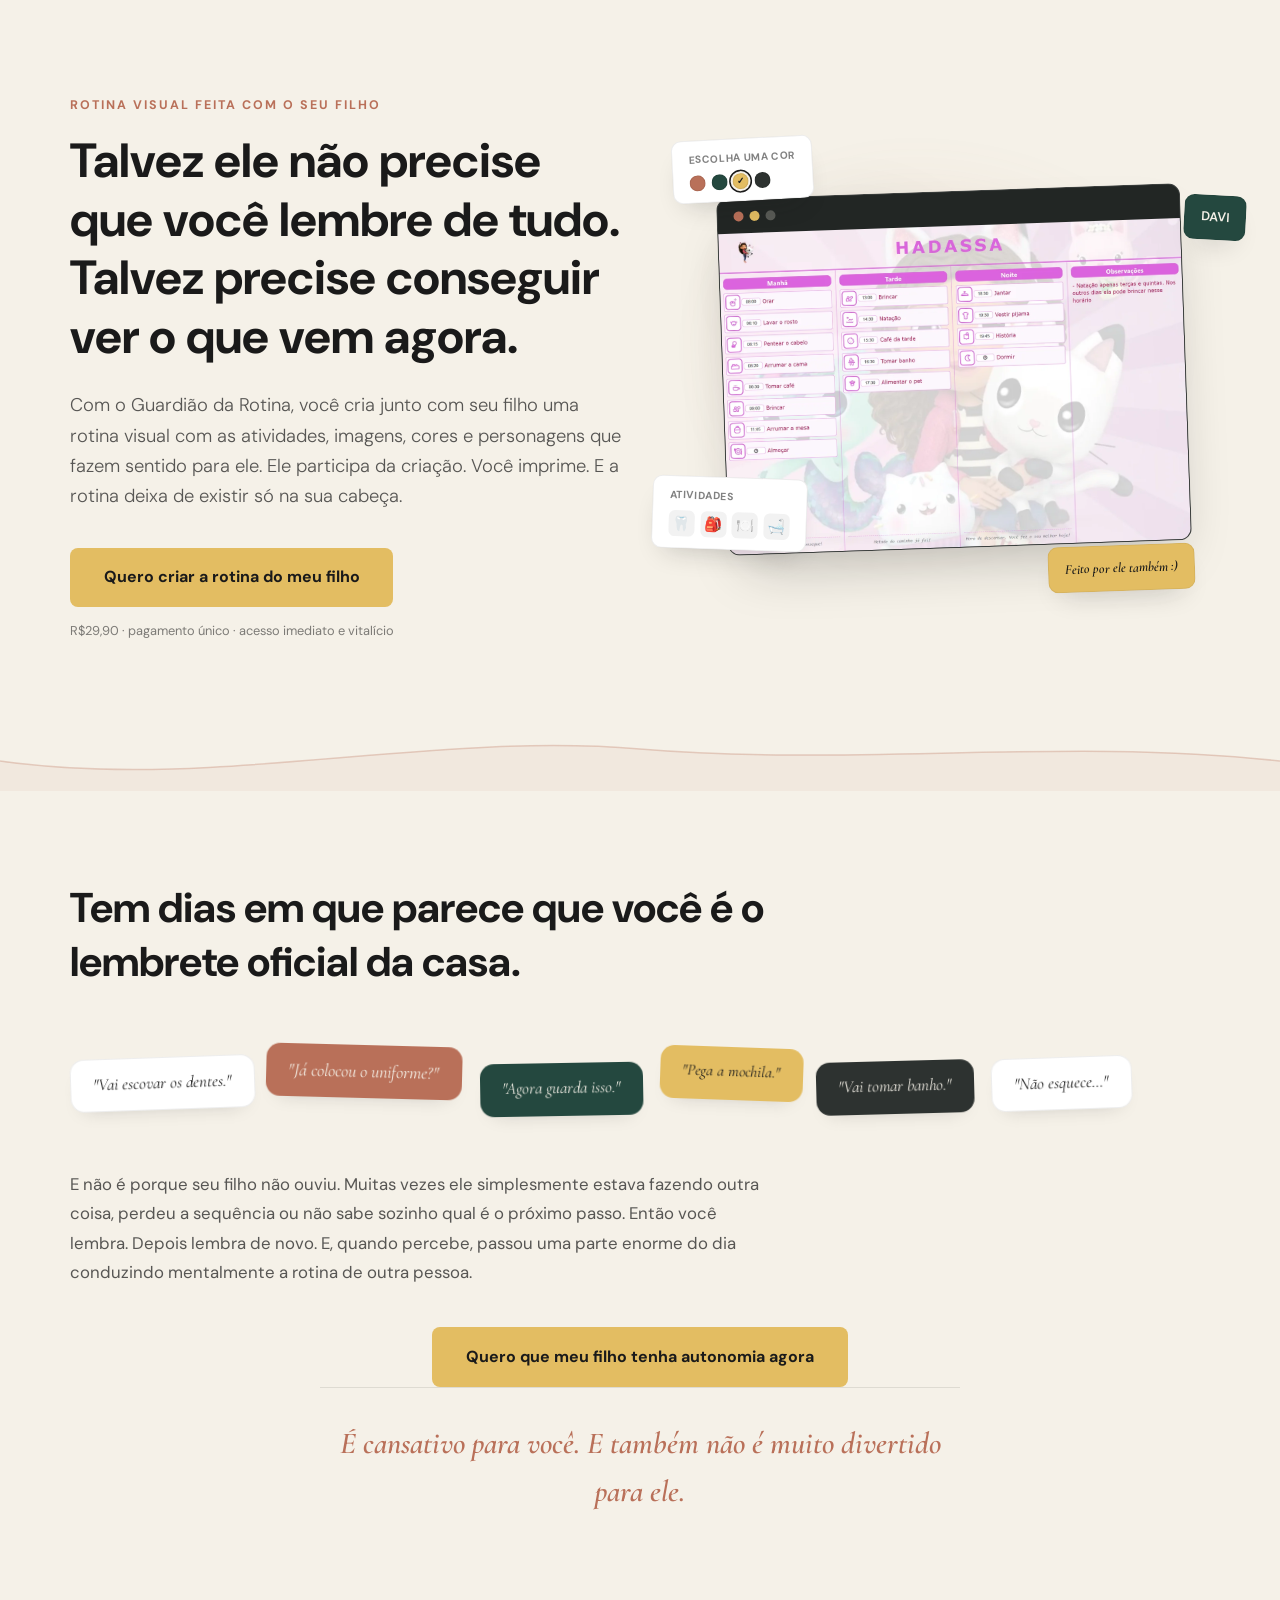
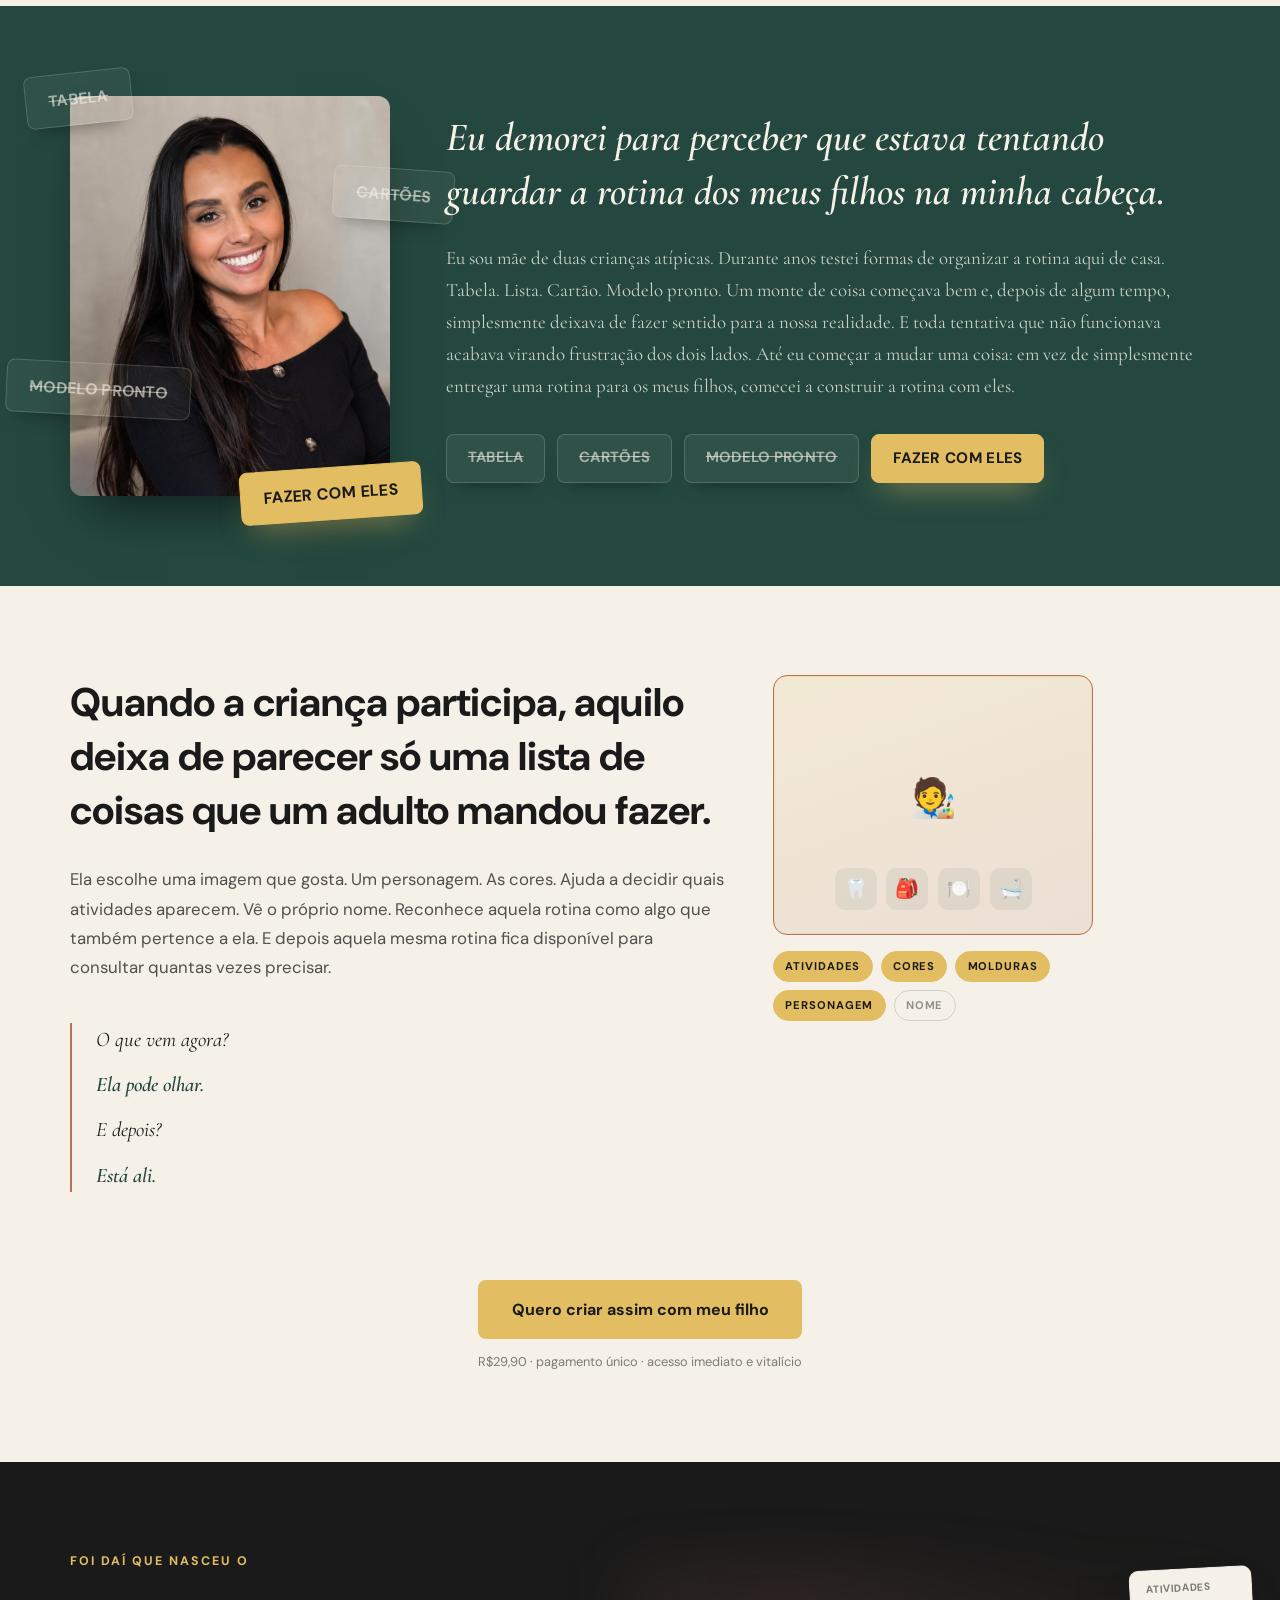
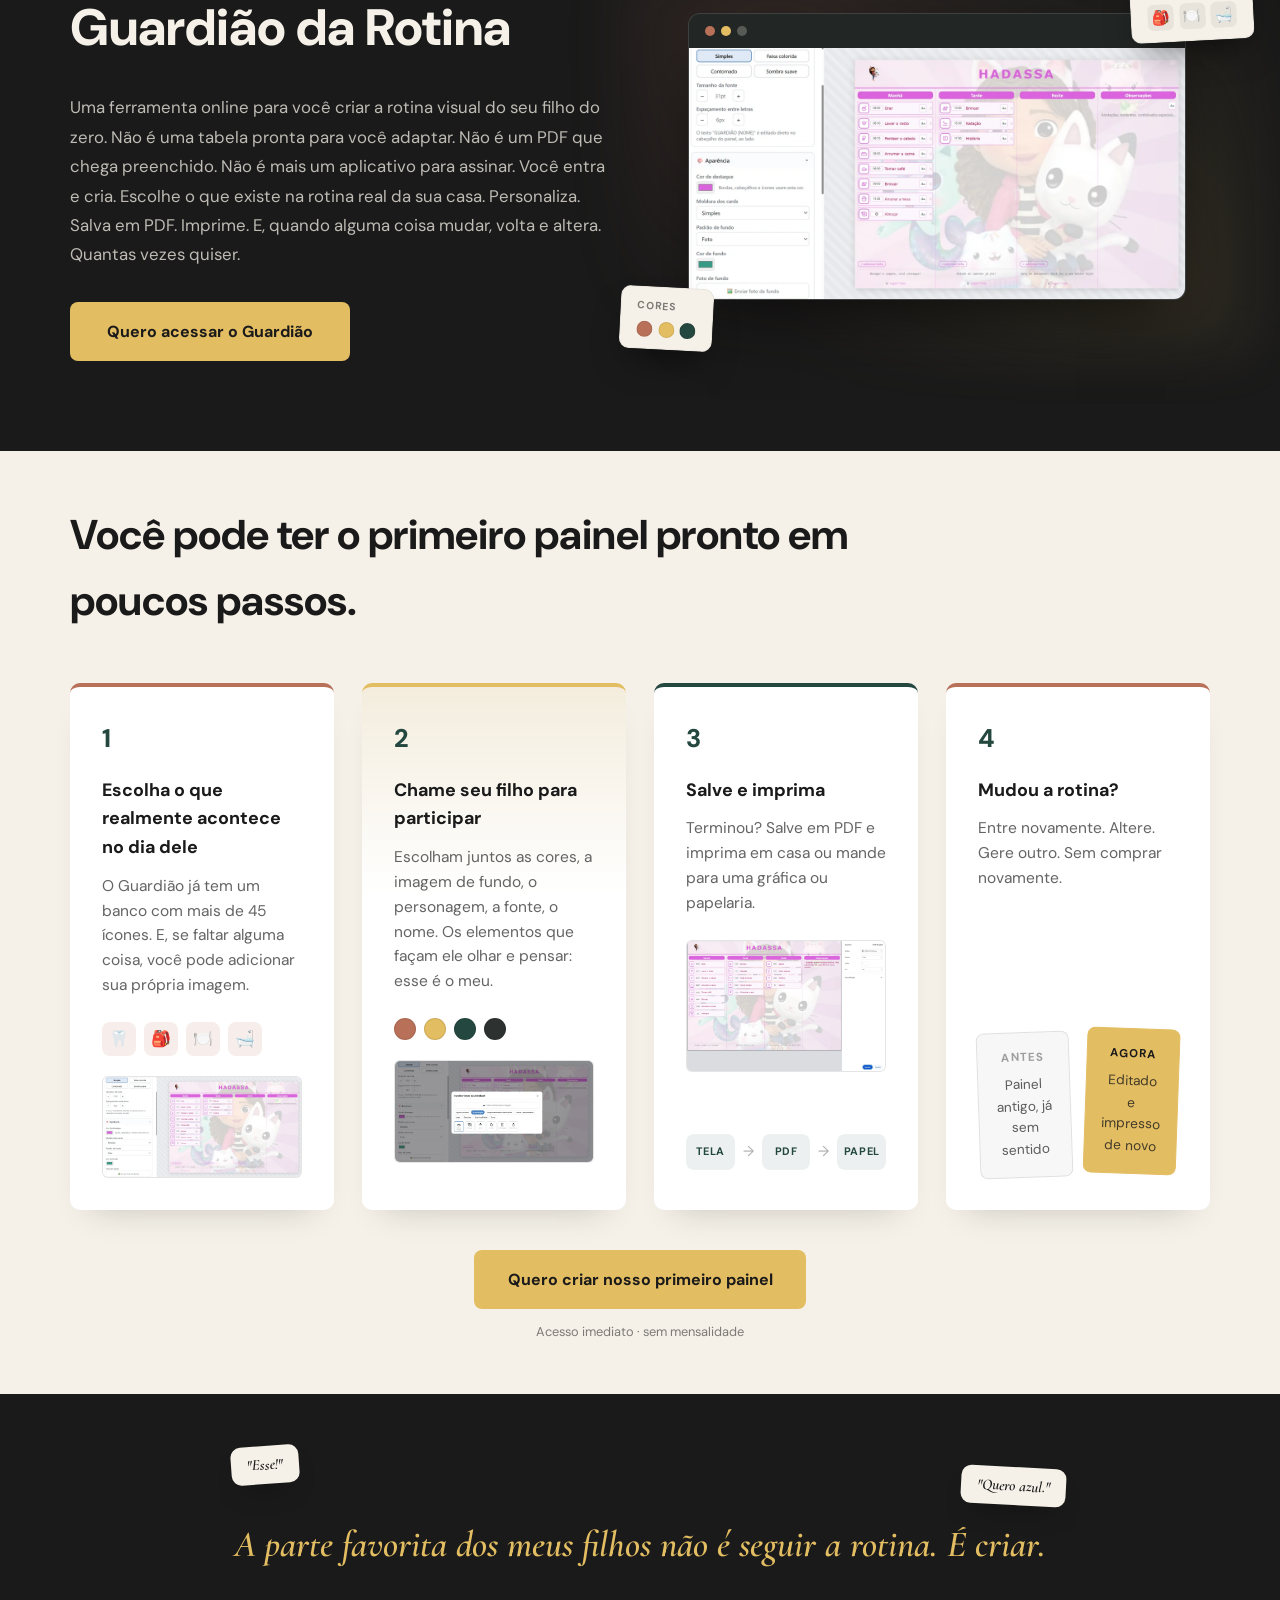
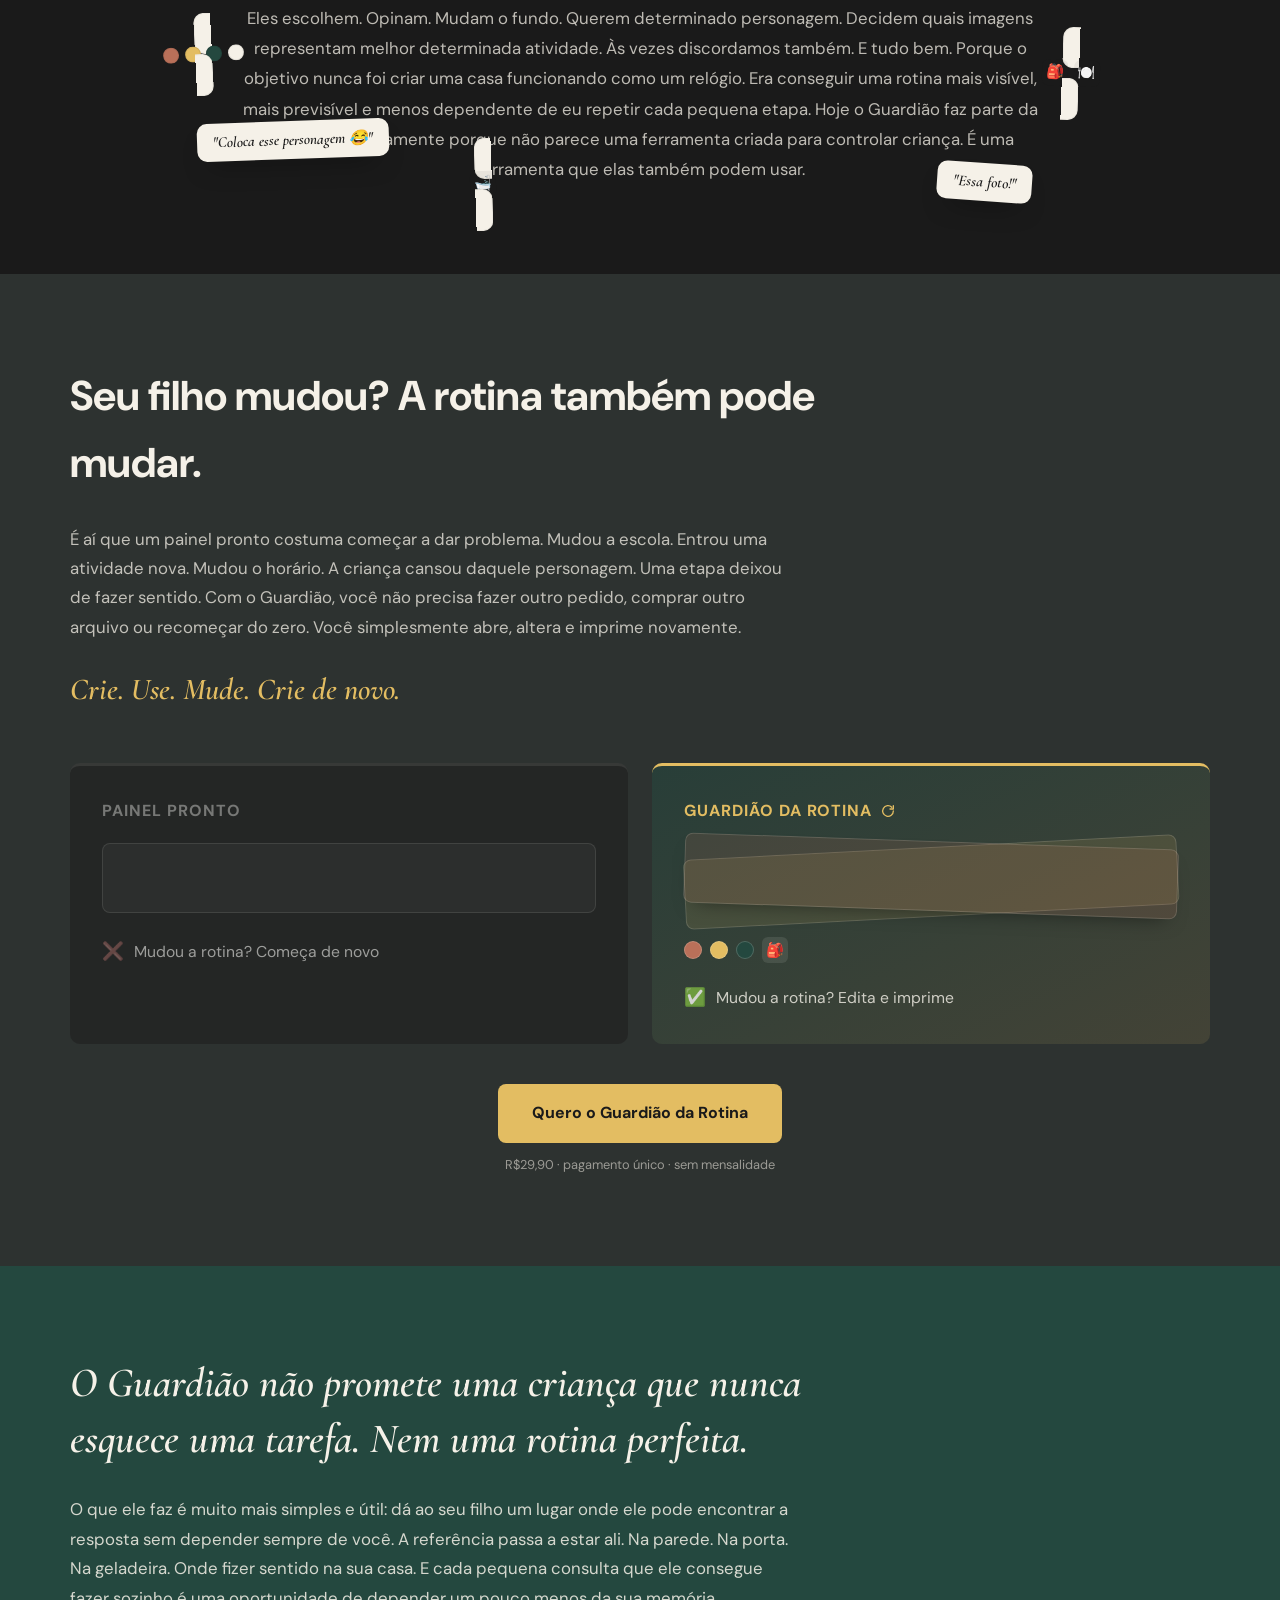
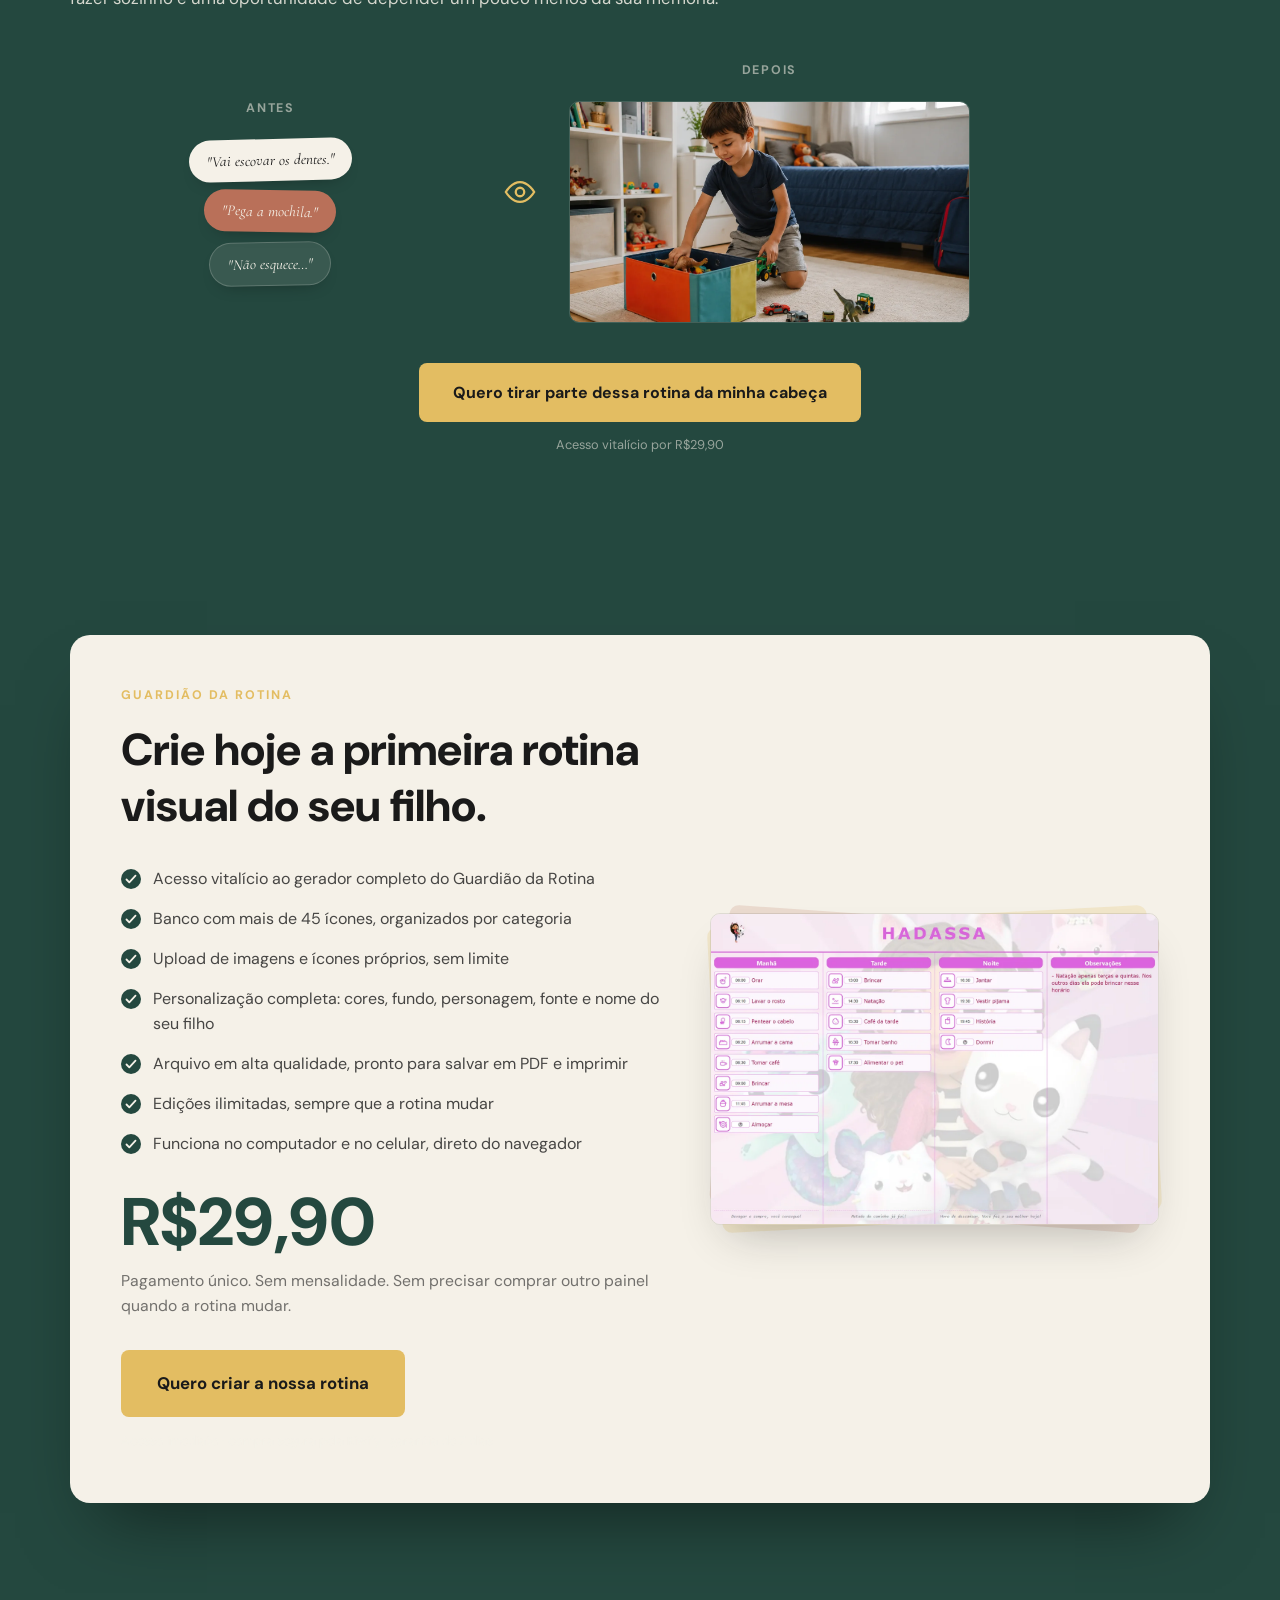
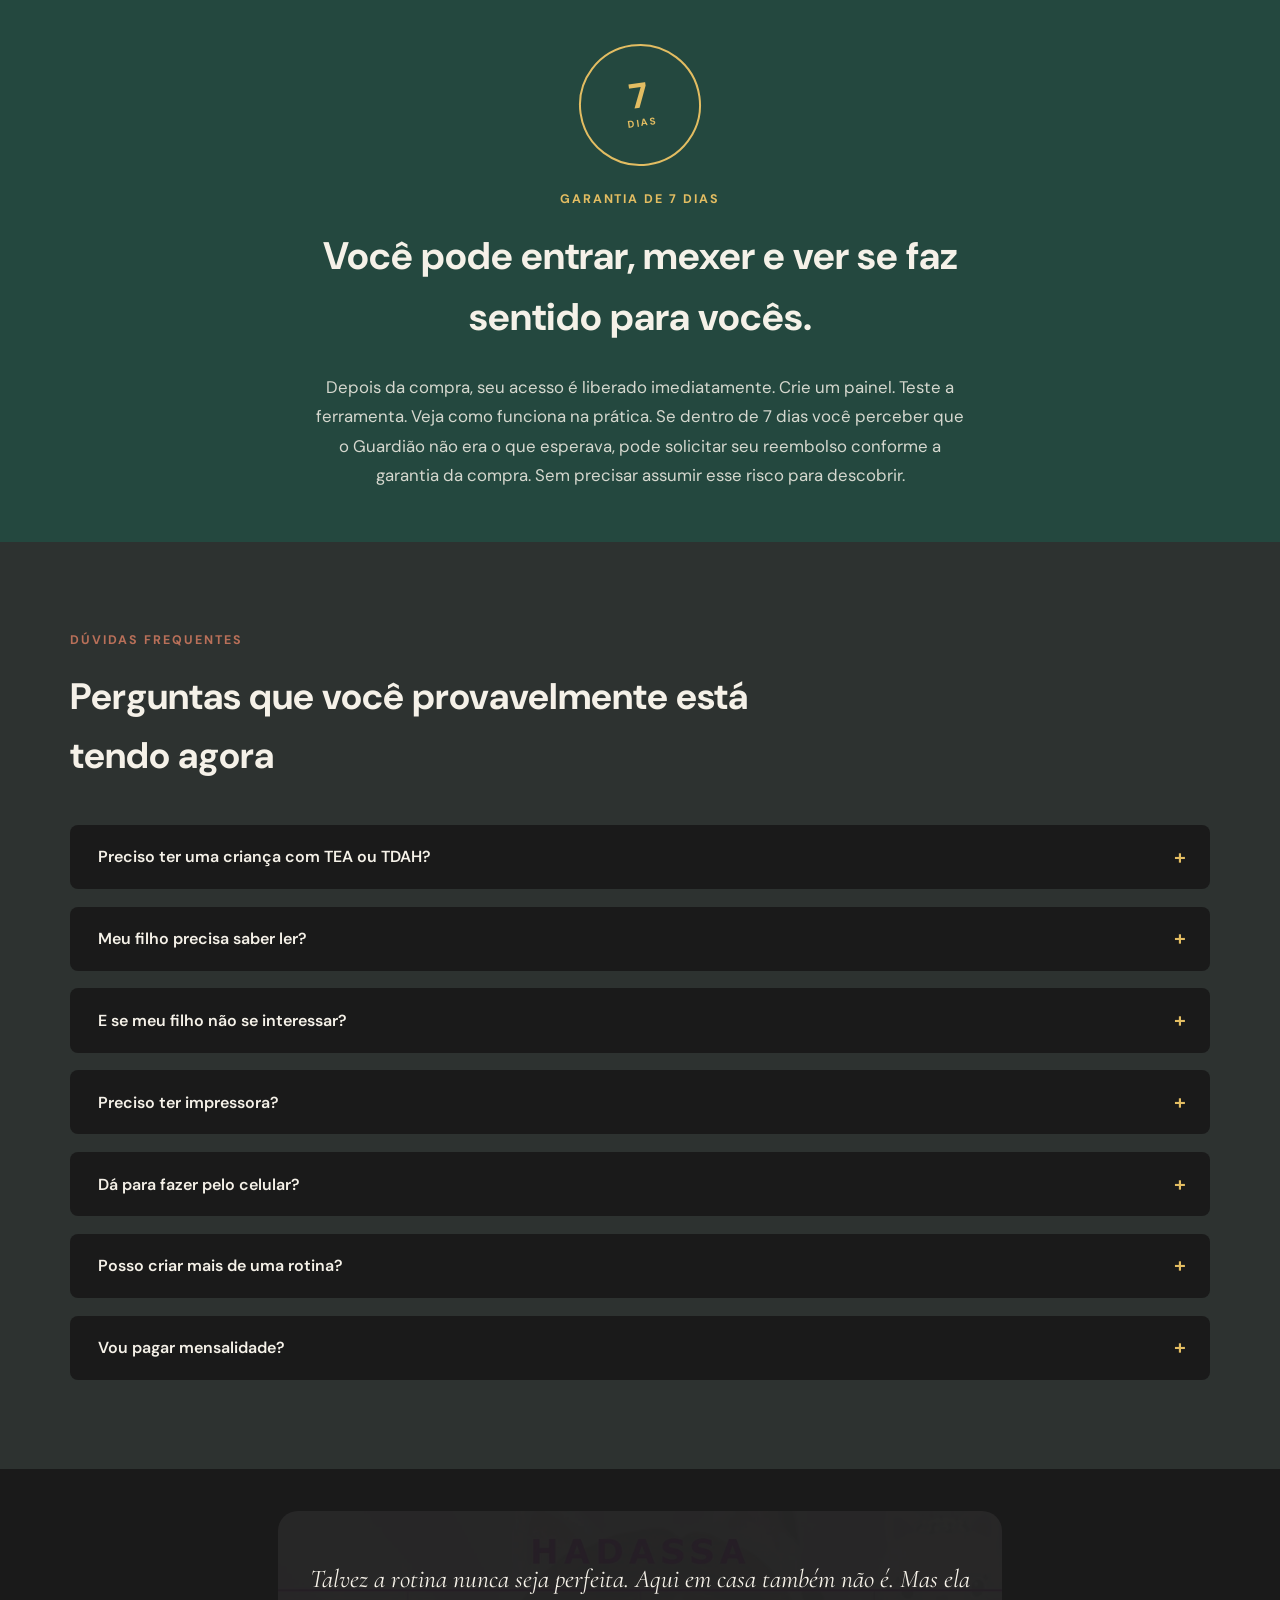
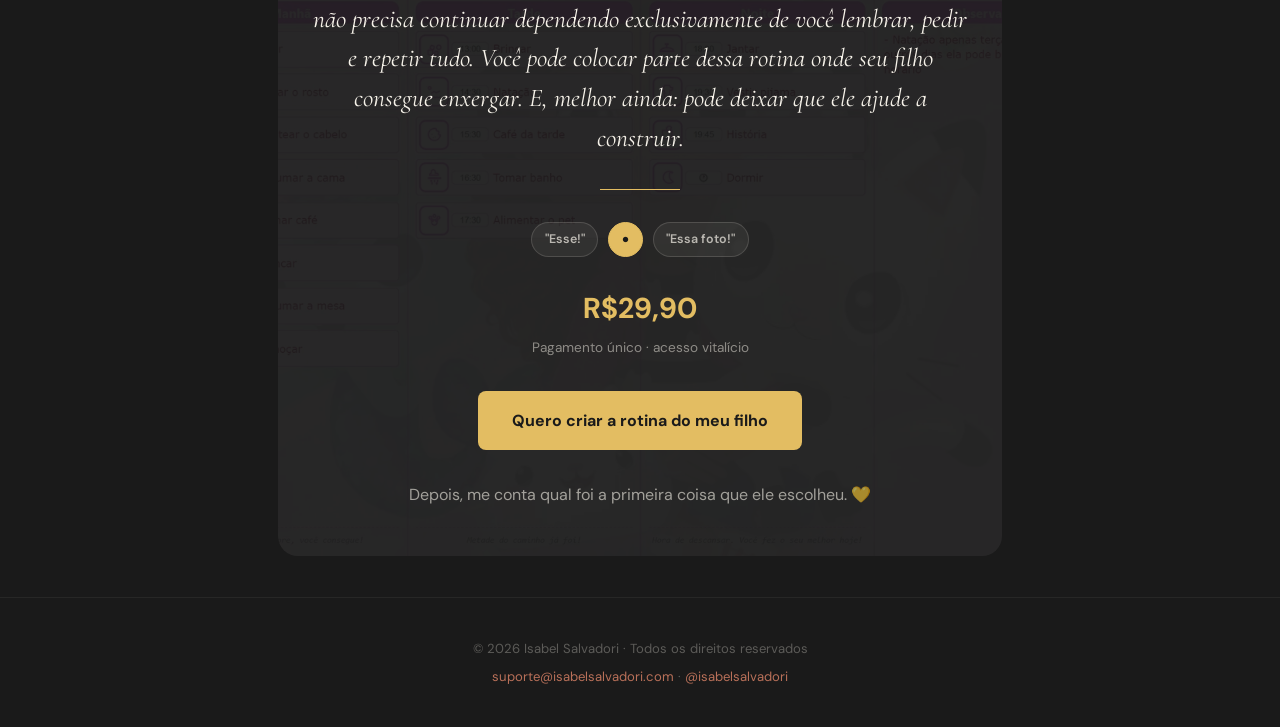
<file: lp-guardiaodarotina/index.html>
<!DOCTYPE html>
<html lang="pt-BR">
<head>
<meta charset="UTF-8">
<meta name="viewport" content="width=device-width, initial-scale=1.0">
<title>Guardião da Rotina | Crie com seu filho a rotina visual que ele consegue ver</title>
<meta name="description" content="Com o Guardião da Rotina você cria, junto com seu filho, uma rotina visual com as imagens, cores e personagens que fazem sentido para ele. Acesso vitalício por R$29,90.">
<link rel="preload" as="image" href="painel-pronto.webp" type="image/webp">
<link rel="preconnect" href="https://fonts.googleapis.com">
<link rel="preconnect" href="https://fonts.gstatic.com" crossorigin>
<link rel="stylesheet" media="print" onload="this.media='all'" href="https://fonts.googleapis.com/css2?family=Cormorant+Garamond:ital,wght@0,400;0,600;1,400;1,600&family=DM+Sans:wght@300;400;500;600;700;800&display=swap">
<noscript><link rel="stylesheet" href="https://fonts.googleapis.com/css2?family=Cormorant+Garamond:ital,wght@0,400;0,600;1,400;1,600&family=DM+Sans:wght@300;400;500;600;700;800&display=swap"></noscript>

<!-- Google Tag Manager -->
<script>(function(w,d,s,l,i){w[l]=w[l]||[];w[l].push({'gtm.start':
new Date().getTime(),event:'gtm.js'});var f=d.getElementsByTagName(s)[0],
j=d.createElement(s),dl=l!='dataLayer'?'&l='+l:'';j.async=true;j.src=
'https://www.googletagmanager.com/gtm.js?id='+i+dl;f.parentNode.insertBefore(j,f);
})(window,document,'script','dataLayer','GTM-KF3WDJ2D');</script>
<!-- End Google Tag Manager -->

<!-- Meta Pixel Code -->
<script>
!function(f,b,e,v,n,t,s)
{if(f.fbq)return;n=f.fbq=function(){n.callMethod?
n.callMethod.apply(n,arguments):n.queue.push(arguments)};
if(!f._fbq)f._fbq=n;n.push=n;n.loaded=!0;n.version='2.0';
n.queue=[];t=b.createElement(e);t.async=!0;
t.src=v;s=b.getElementsByTagName(e)[0];
s.parentNode.insertBefore(t,s)}(window, document,'script',
'https://connect.facebook.net/en_US/fbevents.js');
fbq('init', '1706814706921512');
fbq('track', 'PageView');
</script>
<noscript><img height="1" width="1" style="display:none"
src="https://www.facebook.com/tr?id=1706814706921512&ev=PageView&noscript=1"
/></noscript>
<!-- End Meta Pixel Code -->

<style>
/* ==========================================================================
   Guardião da Rotina — index-v2 (redesign visual)
   Identidade visual: preto, grafite, verde MIIRTUS, argila, dourado, marfim
   Narrativa de scroll: CAOS → ORGANIZAÇÃO → PERSONALIZAÇÃO → "ESSE É O MEU" → COMPRA
   ========================================================================== */

:root {
  --preto: #1A1A1A;
  --grafite: #2D3230;
  --verde: #24483F;
  --argila: #B97059;
  --dourado: #E3BD62;
  --dourado-hover: #cca757;
  --marfim: #F5F1E8;

  --font-corpo: 'DM Sans', -apple-system, BlinkMacSystemFont, 'Segoe UI', sans-serif;
  --font-autoral: 'Cormorant Garamond', Georgia, 'Times New Roman', serif;

  --secao-py: clamp(3.25rem, 7vw, 6rem);
  --secao-px: clamp(1.25rem, 5vw, 3rem);
  --max-w: 1140px;
}

*, *::before, *::after { box-sizing: border-box; }

html { scroll-behavior: smooth; }

body {
  margin: 0;
  background: var(--preto);
  color: var(--marfim);
  font-family: var(--font-corpo);
  font-weight: 400;
  line-height: 1.6;
  -webkit-font-smoothing: antialiased;
  overflow-x: hidden;
}

img { max-width: 100%; display: block; }
a { color: inherit; text-decoration: none; }
ul { margin: 0; padding: 0; list-style: none; }
h1, h2, h3, h4, p { margin: 0; }
button { font-family: inherit; cursor: pointer; }

/* ---------- Foco visível (acessibilidade) ---------- */
a:focus-visible,
button:focus-visible,
.btn-cta:focus-visible {
  outline: 2px solid var(--dourado);
  outline-offset: 3px;
  border-radius: 4px;
}

/* ---------- Utilitários ---------- */
.secao { padding: var(--secao-py) var(--secao-px); position: relative; }
.secao--compacta { padding-top: clamp(2rem, 4vw, 3.5rem); padding-bottom: clamp(2rem, 4vw, 3.5rem); }
.container { max-width: var(--max-w); margin: 0 auto; position: relative; }
.container-estreito { max-width: 660px; margin: 0 auto; position: relative; }
.container-media { max-width: 820px; margin: 0 auto; position: relative; }

.eyebrow {
  display: block;
  color: var(--argila);
  font-weight: 700;
  font-size: 0.78rem;
  letter-spacing: 0.16em;
  text-transform: uppercase;
  margin-bottom: 1rem;
}
.eyebrow--dourado { color: var(--dourado); }
.centralizado { text-align: center; }

/* Reveal on scroll */
.reveal {
  opacity: 0;
  transform: translateY(24px);
  transition: opacity 0.7s ease, transform 0.7s ease;
}
.reveal.is-visible { opacity: 1; transform: translateY(0); }

/* ---------- Botão CTA ---------- */
.btn-cta {
  display: inline-flex;
  align-items: center;
  justify-content: center;
  gap: 0.5rem;
  background: var(--dourado);
  color: var(--preto);
  font-weight: 700;
  font-size: 1rem;
  padding: 1.05rem 2.1rem;
  border-radius: 8px;
  border: none;
  text-align: center;
  min-width: 280px;
  transition: background-color 0.2s ease, transform 0.2s ease, box-shadow 0.2s ease;
}
.btn-cta:hover { background: var(--dourado-hover); transform: translateY(-2px); box-shadow: 0 12px 24px -10px rgba(227,189,98,0.45); }
.btn-cta:active { transform: translateY(0); }
.btn-cta--grande { padding: 1.25rem 2.25rem; font-size: 1.05rem; }

.cta-inline { margin-top: 2.5rem; text-align: center; }

.cta-intermediario {
  margin-top: 2.5rem;
  text-align: center;
}
.cta-intermediario .microtexto {
  margin-top: 0.8rem;
}
.cta-intermediario--claro .microtexto {
  color: rgba(26,26,26,0.55);
}
.cta-intermediario--escuro .microtexto {
  color: rgba(245,241,232,0.55);
}
@media (max-width: 600px) {
  .cta-intermediario .btn-cta {
    width: 100%;
    min-width: 0;
  }
}

.microtexto {
  font-size: 0.8rem;
  color: rgba(245, 241, 232, 0.45);
  margin-top: 0.9rem;
}

.destaque-dourado { color: var(--dourado); }

/* ---------- Browser frame ---------- */
.browser-frame {
  background: var(--grafite);
  border-radius: 12px;
  overflow: hidden;
  box-shadow: 0 30px 60px -20px rgba(0, 0, 0, 0.6);
  border: 1px solid rgba(245, 241, 232, 0.08);
  position: relative;
  z-index: 3;
}
.browser-frame__bar {
  display: flex;
  align-items: center;
  gap: 6px;
  padding: 0.75rem 1rem;
  background: rgba(0, 0, 0, 0.25);
}
.browser-frame__dot { width: 10px; height: 10px; border-radius: 50%; background: rgba(245, 241, 232, 0.2); }
.browser-frame__dot:nth-child(1) { background: var(--argila); }
.browser-frame__dot:nth-child(2) { background: var(--dourado); }
.browser-frame__dot:nth-child(3) { background: rgba(245, 241, 232, 0.25); }
.browser-frame img { width: 100%; height: auto; }

/* ---------- Componente: stickers flutuantes (decorativos) ---------- */
@keyframes floatY {
  0%, 100% { transform: translateY(0); }
  50% { transform: translateY(-5px); }
}
.stickers-field { position: absolute; inset: 0; pointer-events: none; z-index: 4; }
.sticker { position: absolute; transform: rotate(var(--rot, 0deg)); }
.sticker__inner {
  animation: floatY 4.6s ease-in-out infinite;
  animation-delay: var(--delay, 0s);
  background: var(--marfim);
  color: var(--preto);
  border-radius: 10px;
  box-shadow: 0 18px 34px -12px rgba(0,0,0,0.55);
  border: 1px solid rgba(26,26,26,0.06);
  padding: 0.7rem 1rem;
  font-size: 0.8rem;
  font-weight: 600;
  white-space: nowrap;
}
.sticker__label { display: block; font-size: 0.65rem; font-weight: 700; letter-spacing: 0.06em; text-transform: uppercase; color: rgba(26,26,26,0.55); margin-bottom: 0.4rem; }
.sticker__dots { display: flex; gap: 0.35rem; }
.sticker__dot { width: 16px; height: 16px; border-radius: 50%; border: 1px solid rgba(0,0,0,0.08); }
.sticker__chips { display: flex; gap: 0.35rem; }
.sticker__chip { width: 26px; height: 26px; border-radius: 6px; background: rgba(26,26,26,0.06); display: flex; align-items: center; justify-content: center; font-size: 0.9rem; }
.sticker__inner--nome { background: var(--verde); color: var(--marfim); text-align: center; }
.sticker__inner--nota { background: var(--dourado); color: var(--preto); font-family: var(--font-autoral); font-style: italic; font-weight: 600; font-size: 0.85rem; }

/* ---------- Divisor sutil entre seções claras vizinhas ---------- */
.secao-divisor { background: var(--marfim); line-height: 0; }
.secao-divisor svg { display: block; width: 100%; height: 40px; }
@media (min-width: 860px) { .secao-divisor svg { height: 60px; } }

/* ==========================================================================
   BLOCO 1 — HERO
   ========================================================================== */
.hero { background: var(--marfim); padding-top: clamp(3rem, 8vw, 6rem); }
.hero .container {
  display: grid;
  grid-template-columns: 1fr;
  gap: 3rem;
  align-items: center;
}
.hero__copy { max-width: 560px; position: relative; z-index: 5; }
.hero__headline {
  font-weight: 700;
  color: var(--preto);
  font-size: clamp(2.1rem, 5vw, 3rem);
  line-height: 1.22;
  margin-bottom: 1.5rem;
}
.hero__subheadline {
  font-weight: 300;
  color: rgba(26, 26, 26, 0.72);
  font-size: 1.15rem;
  line-height: 1.65;
  margin-bottom: 2.25rem;
}
.hero__copy .microtexto { color: rgba(26, 26, 26, 0.55); }
.hero__visual { position: relative; padding: 1.5rem; }
.hero__visual .browser-frame {
  transform: rotate(-2deg);
  transition: transform 0.4s ease;
  box-shadow: 0 28px 55px -20px rgba(26, 26, 26, 0.28);
}
.hero__visual .browser-frame:hover { transform: rotate(0deg); }
.hero__blob {
  position: absolute;
  width: 78%;
  height: 78%;
  top: 8%;
  left: 8%;
  background: var(--argila);
  opacity: 0.10;
  border-radius: 42% 58% 65% 35% / 45% 45% 55% 55%;
  filter: blur(38px);
  z-index: 1;
}
.hero__blob--verde {
  position: absolute;
  width: 44%;
  height: 44%;
  bottom: -6%;
  right: -4%;
  background: var(--verde);
  opacity: 0.05;
  border-radius: 55% 45% 40% 60% / 50% 55% 45% 50%;
  filter: blur(32px);
  z-index: 1;
}
.hero__stickers .sticker__inner { box-shadow: 0 14px 28px -14px rgba(26, 26, 26, 0.24); }
.hero__stickers .sticker--cor .sticker__inner,
.hero__stickers .sticker--atividades .sticker__inner {
  background: #FFFFFF;
  border: 1px solid rgba(26, 26, 26, 0.08);
}
.hero__stickers .sticker--cor { top: -7%; left: -5%; }
.hero__stickers .sticker--atividades { bottom: 5%; left: -9%; }
.hero__stickers .sticker--nome { top: 7%; right: -7%; }
.hero__stickers .sticker--nota { bottom: -5%; right: 3%; }
.sticker__dot--active { position: relative; box-shadow: 0 0 0 2px var(--marfim), 0 0 0 3.5px var(--preto); }
.sticker__dot--active::after {
  content: '✓';
  position: absolute;
  inset: 0;
  display: flex;
  align-items: center;
  justify-content: center;
  font-size: 9px;
  color: var(--preto);
}

/* ==========================================================================
   BLOCO 2 — DIA A DIA (CAOS)
   ========================================================================== */
.diaadia { background: var(--marfim); }
.diaadia__headline {
  font-weight: 700;
  color: var(--preto);
  font-size: clamp(1.9rem, 4.5vw, 2.6rem);
  line-height: 1.3;
  max-width: 780px;
  margin-bottom: 3.5rem;
}
.falas {
  display: flex;
  flex-wrap: wrap;
  gap: 1rem 1.1rem;
  margin-bottom: 3.5rem;
  padding: 0.5rem 0;
}
@keyframes falaFade {
  from { opacity: 0; }
  to   { opacity: 1; }
}
.fala {
  padding: 0.75rem 1.4rem;
  border-radius: 14px;
  font-family: var(--font-autoral);
  font-style: italic;
  font-size: 1.05rem;
  box-shadow: 0 10px 20px -14px rgba(26,26,26,0.22);
  opacity: 0;
  transform: rotate(var(--tilt, 0deg)) translateY(var(--shift, 0));
  transition: transform 0.25s ease, box-shadow 0.25s ease;
  animation: falaFade 0.45s ease forwards;
  animation-play-state: paused;
  animation-delay: var(--stagger, 0ms);
}
.falas.is-visible .fala { animation-play-state: running; }
.fala:nth-child(1) { --stagger: 0ms; }
.fala:nth-child(2) { --stagger: 90ms; }
.fala:nth-child(3) { --stagger: 180ms; }
.fala:nth-child(4) { --stagger: 270ms; }
.fala:nth-child(5) { --stagger: 360ms; }
.fala:nth-child(6) { --stagger: 450ms; }
.fala:hover { transform: rotate(0deg) translateY(-3px); box-shadow: 0 16px 26px -14px rgba(26,26,26,0.26); }
.fala--marfim  { background: #FFFFFF; color: var(--preto); border: 1px solid rgba(26,26,26,0.08); --tilt: -2deg; --shift: 4px; }
.fala--argila  { background: var(--argila); color: var(--marfim); --tilt: 1.5deg; --shift: -8px; font-size: 1.12rem; margin-left: -6px; }
.fala--verde   { background: var(--verde); color: var(--marfim); --tilt: -1deg; --shift: 10px; }
.fala--dourado { background: var(--dourado); color: var(--preto); --tilt: 2deg; --shift: -6px; font-size: 0.98rem; }
.fala--grafite { background: var(--grafite); color: var(--marfim); --tilt: -1.5deg; --shift: 8px; margin-left: -5px; }
.diaadia__texto {
  max-width: 700px;
  color: rgba(26, 26, 26, 0.72);
  font-size: 1.05rem;
  line-height: 1.75;
  margin-bottom: 2.5rem;
}
.diaadia__fechamento {
  font-family: var(--font-autoral);
  font-style: italic;
  font-weight: 600;
  color: var(--argila);
  font-size: clamp(1.4rem, 3.5vw, 1.9rem);
  max-width: 640px;
  border-top: 1px solid rgba(26, 26, 26, 0.10);
  padding-top: 2rem;
  text-align: center;
  margin-left: auto;
  margin-right: auto;
}

/* ==========================================================================
   BLOCO 3 — VIRADA (Isabel entra aqui) — ORGANIZAÇÃO começa
   ========================================================================== */
.virada { background: var(--verde); }
.virada .container {
  display: grid;
  grid-template-columns: 1fr;
  gap: 3.5rem;
  align-items: center;
}
.virada__foto-wrap { position: relative; max-width: 320px; margin: 0 auto; }
.virada__foto {
  aspect-ratio: 4 / 5;
  border-radius: 12px;
  overflow: hidden;
  box-shadow: 0 30px 50px -20px rgba(0,0,0,0.6);
}
.virada__foto img { width: 100%; height: 100%; object-fit: cover; object-position: center top; }
.virada__decor { position: absolute; inset: 0; pointer-events: none; }
.virada__decor .card-tentativa { position: absolute; }
.virada__decor .card-tentativa:nth-of-type(1) { top: -6%; left: -14%; transform: rotate(-6deg); }
.virada__decor .card-tentativa:nth-of-type(2) { top: 18%; right: -20%; transform: rotate(4deg); }
.virada__decor .card-tentativa:nth-of-type(3) { bottom: 20%; left: -20%; transform: rotate(3deg); }
.virada__decor .card-tentativa--destaque { bottom: -6%; right: -10%; transform: rotate(-4deg); }

.virada__headline {
  font-family: var(--font-autoral);
  font-style: italic;
  font-weight: 600;
  color: var(--marfim);
  font-size: clamp(1.8rem, 4.2vw, 2.5rem);
  line-height: 1.35;
  margin-bottom: 1.5rem;
}
.virada__texto { font-family: var(--font-autoral); color: rgba(245, 241, 232, 0.8); font-size: 1.18rem; line-height: 1.7; margin-bottom: 2rem; }
.virada__cards { display: flex; flex-wrap: wrap; gap: 0.75rem; }
.card-tentativa {
  padding: 0.7rem 1.3rem;
  border-radius: 8px;
  font-family: var(--font-corpo);
  font-size: 0.92rem;
  font-weight: 700;
  letter-spacing: 0.02em;
  text-transform: uppercase;
  border: 1px solid rgba(245, 241, 232, 0.18);
  color: rgba(245, 241, 232, 0.6);
  text-decoration: line-through;
  background: rgba(245,241,232,0.05);
  box-shadow: 0 10px 20px -12px rgba(0,0,0,0.5);
}
.card-tentativa--destaque {
  border-color: var(--dourado);
  color: var(--preto);
  text-decoration: none;
  background: var(--dourado);
  font-size: 0.95rem;
  box-shadow: 0 16px 30px -12px rgba(227,189,98,0.5);
}
.virada__decor .card-tentativa { font-size: 0.98rem; padding: 0.8rem 1.4rem; }
.virada__decor .card-tentativa--destaque { font-size: 1rem; }

/* ==========================================================================
   BLOCO 4 — INSIGHT — PERSONALIZAÇÃO em construção
   ========================================================================== */
.insight { background: var(--marfim); }
.insight .container { display: grid; grid-template-columns: 1fr; gap: 3rem; align-items: start; }
.insight .cta-intermediario { grid-column: 1 / -1; }
.insight__headline {
  font-weight: 700;
  color: var(--preto);
  font-size: clamp(1.8rem, 4.2vw, 2.5rem);
  line-height: 1.35;
  max-width: 820px;
  margin-bottom: 1.75rem;
}
.insight__texto {
  max-width: 720px;
  color: rgba(26, 26, 26, 0.75);
  font-size: 1.05rem;
  line-height: 1.75;
  margin-bottom: 2.5rem;
}
.insight__sequencia {
  display: flex;
  flex-direction: column;
  gap: 0.75rem;
  max-width: 480px;
  border-left: 2px solid var(--argila);
  padding-left: 1.5rem;
  font-family: var(--font-autoral);
}
.insight__linha {
  font-family: var(--font-autoral);
  font-style: italic;
  font-size: 1.3rem;
  color: var(--preto);
}
.insight__linha--dourada { color: var(--verde); font-weight: 600; }

/* Painel simulado que se constrói no scroll */
.builder { max-width: 320px; }
.builder-panel {
  background: #FFFFFF;
  border: 1px dashed rgba(26,26,26,0.2);
  border-radius: 14px;
  padding: 1.5rem;
  min-height: 260px;
  display: flex;
  flex-direction: column;
  justify-content: space-between;
  box-shadow: 0 18px 34px -22px rgba(26,26,26,0.2);
  transition: background 0.6s ease, border-color 0.6s ease, box-shadow 0.6s ease;
}
.builder-panel__top { display: flex; justify-content: center; }
.builder-panel__name {
  font-weight: 700;
  font-size: 1.1rem;
  letter-spacing: 0.08em;
  color: var(--preto);
  opacity: 0;
  transform: translateY(-6px);
  transition: opacity 0.5s ease, transform 0.5s ease;
}
.builder-panel__character {
  align-self: center;
  font-size: 2.4rem;
  opacity: 0;
  transform: scale(0.6);
  transition: opacity 0.5s ease, transform 0.5s ease;
}
.builder-panel__activities { display: flex; justify-content: center; gap: 0.6rem; }
.builder-icon {
  width: 42px;
  height: 42px;
  border-radius: 10px;
  background: rgba(36,72,63,0.07);
  display: flex;
  align-items: center;
  justify-content: center;
  font-size: 1.2rem;
  opacity: 0;
  transform: scale(0.6);
  transition: opacity 0.4s ease, transform 0.4s ease;
}
.builder.is-step-1 .builder-icon { opacity: 1; transform: scale(1); }
.builder-icon:nth-child(1) { transition-delay: 0s; }
.builder-icon:nth-child(2) { transition-delay: 0.08s; }
.builder-icon:nth-child(3) { transition-delay: 0.16s; }
.builder-icon:nth-child(4) { transition-delay: 0.24s; }
.builder.is-step-2 .builder-panel { border-color: var(--argila); border-style: solid; }
.builder.is-step-3 .builder-panel { background: linear-gradient(160deg, rgba(227,189,98,0.14), rgba(185,112,89,0.14)); box-shadow: inset 0 0 0 1px rgba(227,189,98,0.25); }
.builder.is-step-4 .builder-panel__character { opacity: 1; transform: scale(1); }
.builder.is-step-5 .builder-panel__name { opacity: 1; transform: translateY(0); }

.builder-labels { display: flex; flex-wrap: wrap; gap: 0.5rem; margin-top: 1rem; }
.builder-label {
  font-size: 0.7rem;
  font-weight: 700;
  letter-spacing: 0.08em;
  text-transform: uppercase;
  color: rgba(26,26,26,0.45);
  padding: 0.35rem 0.7rem;
  border-radius: 100px;
  border: 1px solid rgba(26,26,26,0.15);
  transition: color 0.4s ease, border-color 0.4s ease;
}
.builder-label.is-active { color: var(--preto); background: var(--dourado); border-color: var(--dourado); }

/* ==========================================================================
   BLOCO 5 — PRODUTO
   ========================================================================== */
.produto { background: var(--preto); }
.produto__headline {
  font-weight: 800;
  color: var(--marfim);
  font-size: clamp(2.2rem, 5.5vw, 3.2rem);
  margin-bottom: 1.5rem;
}
.produto .container { display: grid; grid-template-columns: 1fr; gap: 3rem; align-items: center; }
.produto__texto { color: rgba(245, 241, 232, 0.75); font-size: 1.05rem; line-height: 1.75; margin-bottom: 2rem; max-width: 560px; }
.produto__copy { position: relative; z-index: 5; }
.produto__visual { position: relative; padding: 1.5rem; }
.produto__blob {
  position: absolute;
  inset: -8%;
  background: radial-gradient(circle at 25% 20%, rgba(185,112,89,0.14), transparent 55%),
              radial-gradient(circle at 80% 80%, rgba(227,189,98,0.12), transparent 55%);
  filter: blur(28px);
  z-index: 1;
}
.produto__stickers .sticker--chips { top: -6%; right: -8%; }
.produto__stickers .sticker--dots { bottom: -8%; left: -8%; }

/* ==========================================================================
   BLOCO 6 — COMO FUNCIONA (ORGANIZAÇÃO — fundo claro)
   ========================================================================== */
.como { background: var(--marfim); }
.como__headline {
  font-weight: 700;
  color: var(--preto);
  font-size: clamp(1.9rem, 4.5vw, 2.6rem);
  max-width: 780px;
  margin-bottom: 3rem;
}
.passos { display: grid; grid-template-columns: 1fr; gap: 1.75rem; }
.passo {
  background: #FFFFFF;
  border-top: 4px solid var(--argila);
  border-radius: 10px;
  padding: 2rem;
  display: flex;
  flex-direction: column;
  box-shadow: 0 18px 32px -22px rgba(26,26,26,0.25);
}
.passo--personalize { border-top-color: var(--dourado); background: linear-gradient(180deg, rgba(227,189,98,0.08), #FFFFFF 40%); }
.passo--salve { border-top-color: var(--verde); }
.passo--mudou { border-top-color: var(--argila); }
.passo__numero { font-weight: 800; color: var(--verde); font-size: 1.6rem; margin-bottom: 1rem; }
.passo__titulo { font-weight: 700; color: var(--preto); font-size: 1.12rem; margin-bottom: 0.75rem; }
.passo__texto { color: rgba(26, 26, 26, 0.68); font-size: 0.97rem; line-height: 1.6; margin-bottom: 1.5rem; }
.passo__img {
  width: 100%;
  height: auto;
  max-height: 260px;
  object-fit: contain;
  background: rgba(26,26,26,0.04);
  border-radius: 6px;
  border: 1px solid rgba(26,26,26,0.08);
  margin-top: auto;
}
.passo__preview { display: flex; gap: 0.5rem; margin-bottom: 1.25rem; }
.passo__preview span {
  width: 34px; height: 34px; border-radius: 8px;
  background: rgba(185,112,89,0.12);
  display: flex; align-items: center; justify-content: center;
  font-size: 1rem;
}
.passo__swatches { display: flex; gap: 0.5rem; margin-bottom: 1.25rem; }
.passo__swatches span { width: 22px; height: 22px; border-radius: 50%; border: 1px solid rgba(26,26,26,0.1); }
.passo__flow { display: flex; align-items: center; gap: 0.5rem; margin-top: auto; margin-bottom: 0.5rem; }
.passo__flow-step {
  flex: 1;
  text-align: center;
  font-size: 0.68rem;
  font-weight: 700;
  letter-spacing: 0.06em;
  color: var(--verde);
  background: rgba(36,72,63,0.08);
  border-radius: 8px;
  padding: 0.6rem 0.3rem;
}
.passo__flow-arrow { color: rgba(26,26,26,0.35); font-size: 0.9rem; }
.passo__comparativo { display: flex; gap: 0.9rem; margin-top: auto; }
.mini-card {
  flex: 1;
  border-radius: 8px;
  padding: 1rem;
  text-align: center;
  border: 1px solid rgba(26, 26, 26, 0.1);
  background: rgba(26,26,26,0.03);
  transition: transform 0.25s ease;
}
.mini-card__label { display: block; font-size: 0.72rem; font-weight: 700; letter-spacing: 0.1em; text-transform: uppercase; margin-bottom: 0.4rem; }
.mini-card--antes { transform: rotate(-2deg); }
.mini-card--antes .mini-card__label { color: rgba(26, 26, 26, 0.4); }
.mini-card--agora { background: var(--dourado); border-color: var(--dourado); transform: rotate(2deg) translateY(-4px); }
.mini-card--agora .mini-card__label { color: var(--preto); }
.mini-card__texto { font-size: 0.85rem; color: rgba(26, 26, 26, 0.7); }
.mini-card--agora .mini-card__texto { color: rgba(26,26,26,0.8); }

/* ==========================================================================
   BLOCO 7 — A CRIANÇA PARTICIPA ("ESSE É O MEU" — pico de vivacidade)
   ========================================================================== */
.participa { background: var(--preto); overflow: visible; }
.participa .container-media { text-align: center; position: relative; z-index: 5; padding-top: clamp(1.75rem, 3vw, 2.25rem); }
.participa__headline {
  font-family: var(--font-autoral);
  font-style: italic;
  font-weight: 600;
  color: var(--dourado);
  font-size: clamp(1.6rem, 4vw, 2.3rem);
  line-height: 1.4;
  margin-bottom: 2rem;
}
.participa__texto { color: rgba(245, 241, 232, 0.75); font-size: 1.05rem; line-height: 1.8; }
.participa__board { position: absolute; inset: -1.5rem -1rem; pointer-events: none; z-index: 1; }
.participa__board .sticker { position: absolute; }
.participa__board .sticker:nth-of-type(1) { top: -2%; left: 2%; }
.participa__board .sticker:nth-of-type(2) { top: 4%; right: 0%; }
.participa__board .sticker:nth-of-type(3) { bottom: 16%; left: -2%; }
.participa__board .sticker:nth-of-type(4) { bottom: 4%; right: 4%; }
.participa__board .sticker:nth-of-type(5) { top: 46%; left: -6%; }
.participa__board .sticker:nth-of-type(6) { top: 50%; right: -4%; }
.participa__board .sticker:nth-of-type(7) { bottom: -4%; left: 30%; }
.board-note {
  font-family: var(--font-autoral);
  font-style: italic;
  font-weight: 600;
  font-size: 0.95rem;
  background: var(--marfim);
  color: var(--preto);
  padding: 0.6rem 1rem;
  border-radius: 10px;
  box-shadow: 0 14px 26px -14px rgba(0,0,0,0.55);
}

/* ==========================================================================
   BLOCO 8 — DIFERENCIAL
   ========================================================================== */
.diferencial { background: var(--grafite); }
.diferencial__headline {
  font-weight: 700;
  color: var(--marfim);
  font-size: clamp(1.9rem, 4.5vw, 2.6rem);
  max-width: 780px;
  margin-bottom: 1.75rem;
}
.diferencial__texto { max-width: 720px; color: rgba(245, 241, 232, 0.75); font-size: 1.05rem; line-height: 1.75; margin-bottom: 1.5rem; }
.diferencial__destaque {
  font-family: var(--font-autoral);
  font-style: italic;
  font-weight: 600;
  color: var(--dourado);
  font-size: clamp(1.4rem, 3.5vw, 1.9rem);
  margin-bottom: 3rem;
}
.comparativo { display: grid; grid-template-columns: 1fr; gap: 1.5rem; }
.comparativo__separador {
  display: none;
  text-align: center;
  font-family: var(--font-autoral);
  font-style: italic;
  font-size: 0.95rem;
  color: rgba(245,241,232,0.5);
  margin: -0.5rem 0 0;
}
.comp-card { border-radius: 10px; padding: 2rem; background: var(--preto); border-top: 3px solid rgba(245, 241, 232, 0.15); position: relative; }
.comp-card--pronto { background: #202220; border-top-color: rgba(245,241,232,0.12); filter: grayscale(0.7); opacity: 0.72; box-shadow: none; }
.comp-card--guardiao { border-top-color: var(--dourado); background: linear-gradient(155deg, rgba(36,72,63,0.55), rgba(227,189,98,0.12)); filter: none; opacity: 1; }
.comp-card__extras { display: flex; align-items: center; gap: 0.5rem; margin-bottom: 1.25rem; }
.comp-card__swatch { width: 18px; height: 18px; border-radius: 50%; border: 1px solid rgba(245,241,232,0.2); }
.comp-card__chip { width: 26px; height: 26px; border-radius: 6px; background: rgba(245,241,232,0.1); display: flex; align-items: center; justify-content: center; font-size: 0.9rem; }
.comp-card__titulo { display: flex; align-items: center; gap: 0.5rem; font-weight: 700; font-size: 1rem; letter-spacing: 0.06em; text-transform: uppercase; color: rgba(245, 241, 232, 0.55); margin-bottom: 1.25rem; }
.comp-card--guardiao .comp-card__titulo { color: var(--dourado); }
.comp-card__refresh { width: 16px; height: 16px; }
.comp-card__stack { position: relative; height: 70px; margin-bottom: 1.5rem; }
.comp-card__stack span {
  position: absolute;
  inset: 0;
  border-radius: 8px;
  border: 1px solid rgba(245,241,232,0.15);
}
.comp-card--pronto .comp-card__stack span { background: rgba(245,241,232,0.05); }
.comp-card--guardiao .comp-card__stack span:nth-child(1) { background: rgba(227,189,98,0.12); transform: rotate(-3deg) translateY(4px); }
.comp-card--guardiao .comp-card__stack span:nth-child(2) { background: rgba(185,112,89,0.16); transform: rotate(2deg) translateY(-2px); box-shadow: 0 10px 20px -12px rgba(0,0,0,0.5); }
.comp-card__linha { display: flex; align-items: center; gap: 0.6rem; font-size: 0.98rem; color: rgba(245, 241, 232, 0.8); }
.comp-card__icone { font-size: 1.1rem; }

/* ==========================================================================
   BLOCO 9 — O QUE MUDA NA PRÁTICA
   ========================================================================== */
.pratica { background: var(--verde); }
.pratica__headline {
  font-family: var(--font-autoral);
  font-style: italic;
  font-weight: 600;
  color: var(--marfim);
  font-size: clamp(1.9rem, 4.4vw, 2.6rem);
  line-height: 1.35;
  max-width: 820px;
  margin-bottom: 1.75rem;
}
.pratica__texto { max-width: 720px; color: rgba(245, 241, 232, 0.85); font-size: 1.05rem; line-height: 1.75; margin-bottom: 3rem; }
.pratica__contraste {
  display: grid;
  grid-template-columns: 1fr;
  gap: 2rem;
  align-items: center;
  max-width: 900px;
}
.pratica__coluna { text-align: center; }
.pratica__label { display: block; font-size: 0.78rem; font-weight: 700; letter-spacing: 0.14em; text-transform: uppercase; color: rgba(245, 241, 232, 0.55); margin-bottom: 1.25rem; }
.pratica__falas { display: flex; flex-direction: column; gap: 0.6rem; align-items: center; }
.pratica__fala {
  padding: 0.55rem 1.1rem;
  border-radius: 100px;
  font-family: var(--font-autoral);
  font-style: italic;
  font-size: 0.95rem;
  box-shadow: 0 8px 18px -12px rgba(0,0,0,0.45);
}
.pratica__fala:nth-child(1) { background: var(--marfim); color: var(--preto); transform: rotate(-1.5deg); }
.pratica__fala:nth-child(2) { background: var(--argila); color: var(--marfim); transform: rotate(1deg); }
.pratica__fala:nth-child(3) { background: rgba(245,241,232,0.1); color: var(--marfim); border: 1px solid rgba(245,241,232,0.2); transform: rotate(-1deg); }
.pratica__seta { display: flex; align-items: center; justify-content: center; color: var(--dourado); }
.pratica__seta svg { width: 34px; height: 34px; }
.pratica__painel { border-radius: 10px; overflow: hidden; border: 1px solid rgba(245, 241, 232, 0.15); }
.pratica__painel img { width: 100%; height: 220px; object-fit: cover; }

/* ==========================================================================
   BLOCO 10 — OFERTA (COMPRA)
   ========================================================================== */
.oferta { background: var(--verde); }
.oferta__card {
  background: var(--marfim);
  border-radius: 20px;
  padding: clamp(1.75rem, 4vw, 3.25rem);
  display: grid;
  grid-template-columns: 1fr;
  gap: 2.5rem;
  box-shadow: 0 40px 70px -30px rgba(0,0,0,0.5);
}
.oferta__headline {
  font-weight: 800;
  color: var(--preto);
  font-size: clamp(2rem, 5vw, 2.8rem);
  line-height: 1.25;
  margin-bottom: 2rem;
}
.oferta__lista { display: flex; flex-direction: column; gap: 0.9rem; margin-bottom: 2rem; }
.oferta__lista li { display: flex; align-items: flex-start; gap: 0.75rem; font-size: 1rem; color: rgba(26, 26, 26, 0.8); }
.oferta__lista svg { flex-shrink: 0; margin-top: 0.2rem; }
.oferta__preco { font-weight: 800; color: var(--verde); font-size: clamp(3rem, 8vw, 4.2rem); line-height: 1; margin-bottom: 0.75rem; }
.oferta__texto { color: rgba(26, 26, 26, 0.6); font-size: 0.98rem; margin-bottom: 2rem; }
.oferta__visual { position: relative; }
.oferta__visual-frame { border-radius: 10px; overflow: hidden; border: 1px solid rgba(26,26,26,0.1); position: relative; z-index: 3; box-shadow: 0 24px 44px -20px rgba(26,26,26,0.3); }
.oferta__visual-echo { position: absolute; inset: 0; border-radius: 10px; background: rgba(185,112,89,0.18); z-index: 1; transform: rotate(4deg) scale(0.96); }
.oferta__visual-echo--2 { background: rgba(227,189,98,0.22); transform: rotate(-3deg) scale(0.98); z-index: 2; }

/* ==========================================================================
   BLOCO 11 — GARANTIA
   ========================================================================== */
.garantia { background: var(--verde); }
.garantia .container-estreito { display: flex; flex-direction: column; align-items: center; }
.garantia__stamp {
  display: flex;
  flex-direction: column;
  align-items: center;
  justify-content: center;
  width: 92px;
  height: 92px;
  border: 2px solid var(--dourado);
  border-radius: 50%;
  transform: rotate(-8deg);
  margin: 0 auto 1.25rem;
  font-family: var(--font-corpo);
  color: var(--dourado);
}
.garantia__stamp strong { font-size: 1.85rem; font-weight: 800; line-height: 1; }
.garantia__stamp span { font-size: 0.56rem; font-weight: 700; letter-spacing: 0.14em; }
@media (min-width: 860px) {
  .garantia__stamp { width: 122px; height: 122px; margin-bottom: 1.5rem; }
  .garantia__stamp strong { font-size: 2.2rem; }
  .garantia__stamp span { font-size: 0.62rem; letter-spacing: 0.16em; }
}
.garantia__headline {
  font-weight: 700;
  color: var(--marfim);
  font-size: clamp(1.8rem, 4.2vw, 2.4rem);
  max-width: 700px;
  margin: 0 auto 1.5rem;
}
.garantia__texto { max-width: 680px; margin: 0 auto; color: rgba(245, 241, 232, 0.85); font-size: 1.05rem; line-height: 1.75; }

/* ==========================================================================
   BLOCO 12 — FAQ
   ========================================================================== */
.faq { background: var(--grafite); }
.faq__headline { font-weight: 700; color: var(--marfim); font-size: clamp(1.7rem, 4vw, 2.3rem); margin-bottom: 2.5rem; max-width: 700px; }
.accordion { display: flex; flex-direction: column; gap: 1.1rem; }
.accordion-item {
  background: var(--preto);
  border-radius: 8px;
  border-left: 4px solid transparent;
  overflow: hidden;
  transition: border-color 0.2s ease, background 0.2s ease;
}
.accordion-item:hover { background: #201f1f; }
.accordion-item:nth-child(odd).is-open { border-left-color: var(--dourado); }
.accordion-item:nth-child(even).is-open { border-left-color: var(--argila); }
.accordion-item__pergunta {
  width: 100%;
  background: none;
  border: none;
  color: var(--marfim);
  font-weight: 600;
  font-size: 1rem;
  text-align: left;
  padding: 1.35rem 1.5rem;
  display: flex;
  align-items: center;
  justify-content: space-between;
  gap: 1rem;
}
.accordion-item__icone { flex-shrink: 0; color: var(--dourado); font-size: 1.3rem; line-height: 1; transition: transform 0.25s ease; }
.accordion-item.is-open .accordion-item__icone { transform: rotate(45deg); }
.accordion-item__resposta { max-height: 0; overflow: hidden; transition: max-height 0.3s ease; }
.accordion-item__resposta-inner { padding: 0 1.5rem 1.5rem; color: rgba(245, 241, 232, 0.7); font-size: 0.98rem; line-height: 1.65; }

/* ==========================================================================
   BLOCO FINAL
   ========================================================================== */
.final { background: var(--preto); overflow: visible; }
.final__inner { position: relative; }
.final__bg {
  position: absolute;
  inset: -3rem -2rem;
  background-image: url('painel-pronto.webp');
  background-size: cover;
  background-position: center;
  opacity: 0.06;
  border-radius: 20px;
  z-index: 0;
}
.final__texto {
  font-family: var(--font-autoral);
  font-style: italic;
  color: var(--marfim);
  font-size: clamp(1.3rem, 3.2vw, 1.6rem);
  line-height: 1.55;
  margin-bottom: 2rem;
  position: relative;
  z-index: 2;
}
.final__hr { border: none; border-top: 1px solid var(--dourado); width: 80px; margin: 0 auto 2rem; position: relative; z-index: 2; }
.final__preco { font-weight: 700; color: var(--dourado); font-size: 1.8rem; margin-bottom: 0.4rem; position: relative; z-index: 2; }
.final__preco-nota { color: rgba(245, 241, 232, 0.5); font-size: 0.85rem; margin-bottom: 2rem; position: relative; z-index: 2; }
.final__fechamento { margin-top: 2rem; color: rgba(245, 241, 232, 0.6); font-size: 1rem; position: relative; z-index: 2; }
.final .btn-cta { position: relative; z-index: 2; }
.final__props { position: relative; z-index: 2; display: flex; justify-content: center; gap: 0.6rem; margin-bottom: 1.75rem; flex-wrap: wrap; }
.final__props span {
  font-size: 0.78rem;
  font-weight: 600;
  padding: 0.4rem 0.8rem;
  border-radius: 100px;
  background: rgba(245,241,232,0.06);
  border: 1px solid rgba(245,241,232,0.15);
  color: rgba(245,241,232,0.7);
}
.final__props .is-dourado { background: var(--dourado); color: var(--preto); border-color: var(--dourado); }

/* ==========================================================================
   RODAPÉ
   ========================================================================== */
.rodape { background: var(--preto); padding: 2.5rem var(--secao-px); text-align: center; border-top: 1px solid rgba(245, 241, 232, 0.06); }
.rodape p { color: rgba(245, 241, 232, 0.3); font-size: 0.82rem; margin-bottom: 0.4rem; }
.rodape p:last-child { margin-bottom: 0; }
.rodape a { color: var(--argila); transition: color 0.2s; }
.rodape a:hover { color: var(--dourado); }

/* ==========================================================================
   RESPONSIVO — MOBILE (< 860px): elementos flutuantes reorganizados no fluxo
   (mesmo conceito do desktop, sem position:absolute nem cobrir a copy)
   ========================================================================== */
@media (max-width: 859px) {
  /* Hero: elementos flutuantes viram fluxo normal (não somem) */
  .hero__stickers {
    position: static;
    display: flex;
    flex-wrap: wrap;
    justify-content: center;
    gap: 0.6rem;
    margin-top: 1.5rem;
  }
  .hero__stickers .sticker { position: static; transform: none !important; }
  .hero__stickers .sticker--nome { display: none; }
  .hero__blob { width: 90%; height: 55%; top: 18%; left: 5%; opacity: 0.06; }
  .hero__blob--verde { width: 60%; height: 40%; bottom: -4%; right: -6%; opacity: 0.04; }

  /* Produto: mini cards viram fileira abaixo do mockup */
  .produto__stickers {
    position: static;
    display: flex;
    flex-wrap: wrap;
    justify-content: center;
    gap: 0.6rem;
    margin-top: 1.25rem;
  }
  .produto__stickers .sticker { position: static; transform: none !important; }
  .produto__blob { width: 90%; height: 55%; top: 18%; left: 5%; opacity: 0.05; }

  /* Isabel: cards decorativos passam a acompanhar a foto no fluxo */
  .virada__decor {
    position: static;
    display: flex;
    flex-wrap: wrap;
    justify-content: center;
    gap: 0.5rem;
    margin-top: 1.1rem;
    inset: auto;
  }
  .virada__decor .card-tentativa { position: static; transform: none !important; }
  .virada__decor .card-tentativa--destaque { flex-basis: 100%; justify-content: center; display: flex; margin-top: 0.35rem; }
  .virada__foto-wrap { max-width: 220px; }

  .participa__board { position: static; margin-top: 2rem; display: flex; flex-wrap: wrap; justify-content: center; gap: 0.6rem; }
  .participa__board .sticker { position: static; transform: none !important; }
  .participa__board .sticker:nth-of-type(n+6) { display: none; }
  .board-note .sticker__inner, .participa__board .sticker__inner { animation: none; }

  /* Dia a dia: pilha vertical com alternância de lado, mantendo pequenos ângulos */
  .falas { flex-direction: column; align-items: stretch; gap: 0.85rem; }
  .fala { align-self: flex-start; max-width: 82%; --tilt: -1deg; --shift: 0px; }
  .fala:nth-child(2) { align-self: flex-end; --tilt: 1deg; }
  .fala:nth-child(4) { align-self: center; max-width: 62%; text-align: center; --tilt: 0deg; }
  .fala:nth-child(5) { align-self: flex-end; --tilt: 1deg; }

  .oferta__visual-echo, .oferta__visual-echo--2 { display: none; }

  .comparativo__separador { display: block; }
}

/* ==========================================================================
   RESPONSIVO — DESKTOP (min 860px)
   ========================================================================== */
@media (min-width: 860px) {
  .hero .container { grid-template-columns: 1.1fr 1fr; gap: 4rem; }
  .virada .container { grid-template-columns: 320px 1fr; }
  .insight .container { grid-template-columns: 1.2fr 0.8fr; }
  .produto .container { grid-template-columns: 1fr 1fr; }
  .passos { grid-template-columns: repeat(2, 1fr); }
  .oferta__card { grid-template-columns: 1.1fr 0.9fr; align-items: center; }
  .comparativo { grid-template-columns: repeat(2, 1fr); }
  .pratica__contraste { grid-template-columns: 1fr auto 1fr; }
}

@media (min-width: 1080px) {
  .passos { grid-template-columns: repeat(4, 1fr); }
}

/* ==========================================================================
   ACESSIBILIDADE — Movimento reduzido
   ========================================================================== */
@media (prefers-reduced-motion: reduce) {
  *, *::before, *::after {
    animation: none !important;
    transition: none !important;
  }
  /* Elementos cuja entrada depende de animation/transition ficam visíveis direto */
  .fala { opacity: 1 !important; }
}
</style>
</head>
<body>
<!-- Google Tag Manager (noscript) -->
<noscript><iframe src="https://www.googletagmanager.com/ns.html?id=GTM-KF3WDJ2D"
height="0" width="0" style="display:none;visibility:hidden"></iframe></noscript>
<!-- End Google Tag Manager (noscript) -->

<!-- ==========================================================================
     BLOCO 1 — HERO
     ========================================================================== -->
<header class="hero secao">
  <div class="container">
    <div class="hero__copy">
      <span class="eyebrow">Rotina visual feita com o seu filho</span>
      <h1 class="hero__headline">Talvez ele não precise que você lembre de tudo. Talvez precise conseguir ver o que vem agora.</h1>
      <p class="hero__subheadline">Com o Guardião da Rotina, você cria junto com seu filho uma rotina visual com as atividades, imagens, cores e personagens que fazem sentido para ele. Ele participa da criação. Você imprime. E a rotina deixa de existir só na sua cabeça.</p>
      <a href="https://pay.kiwify.com.br/mM5pKT6" class="btn-cta">Quero criar a rotina do meu filho</a>
      <p class="microtexto">R$29,90 · pagamento único · acesso imediato e vitalício</p>
    </div>
    <div class="hero__visual">
      <div class="hero__blob" aria-hidden="true"></div>
      <div class="hero__blob hero__blob--verde" aria-hidden="true"></div>
      <div class="browser-frame">
        <div class="browser-frame__bar">
          <span class="browser-frame__dot"></span>
          <span class="browser-frame__dot"></span>
          <span class="browser-frame__dot"></span>
        </div>
        <picture>
          <source srcset="painel-pronto.webp" type="image/webp">
          <img src="painel-pronto.png" alt="Painel de rotina visual personalizado, pronto para imprimir" width="960" height="720" fetchpriority="high">
        </picture>
      </div>

      <!-- Elementos decorativos flutuantes (não fazem parte do conteúdo) -->
      <div class="stickers-field hero__stickers" aria-hidden="true">
        <div class="sticker sticker--cor" style="--rot:-3deg">
          <div class="sticker__inner">
            <span class="sticker__label">Escolha uma cor</span>
            <span class="sticker__dots">
              <span class="sticker__dot" style="background:#B97059"></span>
              <span class="sticker__dot" style="background:#24483F"></span>
              <span class="sticker__dot sticker__dot--active" style="background:#E3BD62"></span>
              <span class="sticker__dot" style="background:#2D3230"></span>
            </span>
          </div>
        </div>
        <div class="sticker sticker--atividades" style="--rot:2deg">
          <div class="sticker__inner" style="--delay:.4s">
            <span class="sticker__label">Atividades</span>
            <span class="sticker__chips">
              <span class="sticker__chip">🦷</span>
              <span class="sticker__chip">🎒</span>
              <span class="sticker__chip">🍽️</span>
              <span class="sticker__chip">🛁</span>
            </span>
          </div>
        </div>
        <div class="sticker sticker--nome" style="--rot:3deg">
          <div class="sticker__inner sticker__inner--nome" style="--delay:.8s">DAVI</div>
        </div>
        <div class="sticker sticker--nota" style="--rot:-2deg">
          <div class="sticker__inner sticker__inner--nota" style="--delay:1.2s">Feito por ele também :)</div>
        </div>
      </div>
    </div>
  </div>
</header>

<div class="secao-divisor" aria-hidden="true">
  <svg viewBox="0 0 1440 60" preserveAspectRatio="none" xmlns="http://www.w3.org/2000/svg">
    <path d="M0,30 C240,60 480,0 720,18 C960,36 1200,6 1440,30 L1440,60 L0,60 Z" style="fill:var(--argila); opacity:.07"></path>
    <path d="M0,30 C240,60 480,0 720,18 C960,36 1200,6 1440,30" style="fill:none; stroke:var(--argila); stroke-width:1.5; opacity:.3"></path>
  </svg>
</div>

<main>

<!-- ==========================================================================
     BLOCO 2 — DIA A DIA (o caos das falas repetidas)
     ========================================================================== -->
<section class="diaadia secao">
  <div class="container">
    <h2 class="diaadia__headline reveal">Tem dias em que parece que você é o lembrete oficial da casa.</h2>

    <div class="falas reveal" data-stagger>
      <span class="fala fala--marfim">"Vai escovar os dentes."</span>
      <span class="fala fala--argila">"Já colocou o uniforme?"</span>
      <span class="fala fala--verde">"Agora guarda isso."</span>
      <span class="fala fala--dourado">"Pega a mochila."</span>
      <span class="fala fala--grafite">"Vai tomar banho."</span>
      <span class="fala fala--marfim">"Não esquece…"</span>
    </div>

    <p class="diaadia__texto reveal">E não é porque seu filho não ouviu. Muitas vezes ele simplesmente estava fazendo outra coisa, perdeu a sequência ou não sabe sozinho qual é o próximo passo. Então você lembra. Depois lembra de novo. E, quando percebe, passou uma parte enorme do dia conduzindo mentalmente a rotina de outra pessoa.</p>

    <div class="cta-intermediario cta-intermediario--claro">
      <a href="https://pay.kiwify.com.br/mM5pKT6" class="btn-cta">Quero que meu filho tenha autonomia agora</a>
    </div>

    <p class="diaadia__fechamento reveal">É cansativo para você. E também não é muito divertido para ele.</p>
  </div>
</section>

<!-- ==========================================================================
     BLOCO 3 — VIRADA (Isabel entra aqui)
     ========================================================================== -->
<section class="virada secao">
  <div class="container">
    <div class="virada__foto-wrap reveal">
      <div class="virada__foto">
        <img src="foto-isabel.jpeg" alt="Isabel Salvadori" loading="lazy">
      </div>
      <div class="virada__decor" aria-hidden="true">
        <span class="card-tentativa">Tabela</span>
        <span class="card-tentativa">Cartões</span>
        <span class="card-tentativa">Modelo pronto</span>
        <span class="card-tentativa card-tentativa--destaque">Fazer com eles</span>
      </div>
    </div>
    <div class="reveal">
      <h2 class="virada__headline">Eu demorei para perceber que estava tentando guardar a rotina dos meus filhos na minha cabeça.</h2>
      <p class="virada__texto">Eu sou mãe de duas crianças atípicas. Durante anos testei formas de organizar a rotina aqui de casa. Tabela. Lista. Cartão. Modelo pronto. Um monte de coisa começava bem e, depois de algum tempo, simplesmente deixava de fazer sentido para a nossa realidade. E toda tentativa que não funcionava acabava virando frustração dos dois lados. Até eu começar a mudar uma coisa: em vez de simplesmente entregar uma rotina para os meus filhos, comecei a construir a rotina com eles.</p>
      <div class="virada__cards" aria-hidden="true">
        <span class="card-tentativa">Tabela</span>
        <span class="card-tentativa">Cartões</span>
        <span class="card-tentativa">Modelo pronto</span>
        <span class="card-tentativa card-tentativa--destaque">Fazer com eles</span>
      </div>
    </div>
  </div>
</section>

<!-- ==========================================================================
     BLOCO 4 — INSIGHT (o painel vai ganhando vida ao rolar a tela)
     ========================================================================== -->
<section class="insight secao">
  <div class="container">
    <div>
      <h2 class="insight__headline reveal">Quando a criança participa, aquilo deixa de parecer só uma lista de coisas que um adulto mandou fazer.</h2>
      <p class="insight__texto reveal">Ela escolhe uma imagem que gosta. Um personagem. As cores. Ajuda a decidir quais atividades aparecem. Vê o próprio nome. Reconhece aquela rotina como algo que também pertence a ela. E depois aquela mesma rotina fica disponível para consultar quantas vezes precisar.</p>
      <div class="insight__sequencia reveal">
        <p class="insight__linha">O que vem agora?</p>
        <p class="insight__linha insight__linha--dourada">Ela pode olhar.</p>
        <p class="insight__linha">E depois?</p>
        <p class="insight__linha insight__linha--dourada">Está ali.</p>
      </div>
    </div>

    <!-- Painel simulado, decorativo: constrói-se visualmente ao entrar na tela -->
    <div class="builder reveal" data-builder aria-hidden="true">
      <div class="builder-panel">
        <div class="builder-panel__top"><span class="builder-panel__name">DAVI</span></div>
        <div class="builder-panel__character">🧑‍🎨</div>
        <div class="builder-panel__activities">
          <span class="builder-icon">🦷</span>
          <span class="builder-icon">🎒</span>
          <span class="builder-icon">🍽️</span>
          <span class="builder-icon">🛁</span>
        </div>
      </div>
      <div class="builder-labels">
        <span class="builder-label" data-step="1">atividades</span>
        <span class="builder-label" data-step="2">cores</span>
        <span class="builder-label" data-step="3">molduras</span>
        <span class="builder-label" data-step="4">personagem</span>
        <span class="builder-label" data-step="5">nome</span>
      </div>
    </div>

    <div class="cta-intermediario cta-intermediario--claro">
      <a href="https://pay.kiwify.com.br/mM5pKT6" class="btn-cta">Quero criar assim com meu filho</a>
      <p class="microtexto">R$29,90 · pagamento único · acesso imediato e vitalício</p>
    </div>
  </div>
</section>

<!-- ==========================================================================
     BLOCO 5 — PRODUTO
     ========================================================================== -->
<section class="produto secao">
  <div class="container">
    <div class="reveal produto__copy">
      <span class="eyebrow eyebrow--dourado">Foi daí que nasceu o</span>
      <h2 class="produto__headline">Guardião da Rotina</h2>
      <p class="produto__texto">Uma ferramenta online para você criar a rotina visual do seu filho do zero. Não é uma tabela pronta para você adaptar. Não é um PDF que chega preenchido. Não é mais um aplicativo para assinar. Você entra e cria. Escolhe o que existe na rotina real da sua casa. Personaliza. Salva em PDF. Imprime. E, quando alguma coisa mudar, volta e altera. Quantas vezes quiser.</p>
      <a href="https://pay.kiwify.com.br/mM5pKT6" class="btn-cta">Quero acessar o Guardião</a>
    </div>
    <div class="reveal produto__visual">
      <div class="produto__blob" aria-hidden="true"></div>
      <div class="browser-frame">
        <div class="browser-frame__bar">
          <span class="browser-frame__dot"></span>
          <span class="browser-frame__dot"></span>
          <span class="browser-frame__dot"></span>
        </div>
        <picture>
          <source srcset="print-ferramenta-1.webp" type="image/webp">
          <img src="print-ferramenta-1.png" alt="Tela do Guardião da Rotina com o painel de personalização aberto" loading="lazy">
        </picture>
      </div>
      <div class="stickers-field produto__stickers" aria-hidden="true">
        <div class="sticker sticker--chips" style="--rot:-3deg">
          <div class="sticker__inner">
            <span class="sticker__label">Atividades</span>
            <span class="sticker__chips">
              <span class="sticker__chip">🎒</span>
              <span class="sticker__chip">🍽️</span>
              <span class="sticker__chip">🛁</span>
            </span>
          </div>
        </div>
        <div class="sticker sticker--dots" style="--rot:3deg">
          <div class="sticker__inner" style="--delay:.5s">
            <span class="sticker__label">Cores</span>
            <span class="sticker__dots">
              <span class="sticker__dot" style="background:#B97059"></span>
              <span class="sticker__dot" style="background:#E3BD62"></span>
              <span class="sticker__dot" style="background:#24483F"></span>
            </span>
          </div>
        </div>
      </div>
    </div>
  </div>
</section>

<!-- ==========================================================================
     BLOCO 6 — COMO FUNCIONA (fundo marfim)
     ========================================================================== -->
<section class="como secao secao--compacta">
  <div class="container">
    <h2 class="como__headline reveal">Você pode ter o primeiro painel pronto em poucos passos.</h2>

    <div class="passos">
      <article class="passo passo--escolha reveal">
        <span class="passo__numero">1</span>
        <h3 class="passo__titulo">Escolha o que realmente acontece no dia dele</h3>
        <p class="passo__texto">O Guardião já tem um banco com mais de 45 ícones. E, se faltar alguma coisa, você pode adicionar sua própria imagem.</p>
        <div class="passo__preview" aria-hidden="true">
          <span>🦷</span><span>🎒</span><span>🍽️</span><span>🛁</span>
        </div>
        <picture>
          <source srcset="print-ferramenta-1.webp" type="image/webp">
          <img src="print-ferramenta-1.png" alt="Banco de ícones de atividades do Guardião da Rotina" loading="lazy" class="passo__img">
        </picture>
      </article>

      <article class="passo passo--personalize reveal">
        <span class="passo__numero">2</span>
        <h3 class="passo__titulo">Chame seu filho para participar</h3>
        <p class="passo__texto">Escolham juntos as cores, a imagem de fundo, o personagem, a fonte, o nome. Os elementos que façam ele olhar e pensar: esse é o meu.</p>
        <div class="passo__swatches" aria-hidden="true">
          <span style="background:#B97059"></span>
          <span style="background:#E3BD62"></span>
          <span style="background:#24483F"></span>
          <span style="background:#2D3230"></span>
        </div>
        <picture>
          <source srcset="print-ferramenta-2.webp" type="image/webp">
          <img src="print-ferramenta-2.png" alt="Tela de personalização de cores e personagem do Guardião da Rotina" loading="lazy" class="passo__img">
        </picture>
      </article>

      <article class="passo passo--salve reveal">
        <span class="passo__numero">3</span>
        <h3 class="passo__titulo">Salve e imprima</h3>
        <p class="passo__texto">Terminou? Salve em PDF e imprima em casa ou mande para uma gráfica ou papelaria.</p>
        <picture>
          <source srcset="print-ferramenta-3.webp" type="image/webp">
          <img src="print-ferramenta-3.png" alt="Tela de exportação em PDF do painel de rotina" loading="lazy" class="passo__img">
        </picture>
        <div class="passo__flow" aria-hidden="true">
          <span class="passo__flow-step">TELA</span>
          <span class="passo__flow-arrow">→</span>
          <span class="passo__flow-step">PDF</span>
          <span class="passo__flow-arrow">→</span>
          <span class="passo__flow-step">PAPEL</span>
        </div>
      </article>

      <article class="passo passo--mudou reveal">
        <span class="passo__numero">4</span>
        <h3 class="passo__titulo">Mudou a rotina?</h3>
        <p class="passo__texto">Entre novamente. Altere. Gere outro. Sem comprar novamente.</p>
        <div class="passo__comparativo">
          <div class="mini-card mini-card--antes">
            <span class="mini-card__label">Antes</span>
            <p class="mini-card__texto">Painel antigo, já sem sentido</p>
          </div>
          <div class="mini-card mini-card--agora">
            <span class="mini-card__label">Agora</span>
            <p class="mini-card__texto">Editado e impresso de novo</p>
          </div>
        </div>
      </article>
    </div>

    <div class="cta-intermediario cta-intermediario--claro">
      <a href="https://pay.kiwify.com.br/mM5pKT6" class="btn-cta">Quero criar nosso primeiro painel</a>
      <p class="microtexto">Acesso imediato · sem mensalidade</p>
    </div>
  </div>
</section>

<!-- ==========================================================================
     BLOCO 7 — A CRIANÇA PARTICIPA (mural / mesa de criação)
     ========================================================================== -->
<section class="participa secao">
  <div class="container container-media">
    <div class="participa__board" aria-hidden="true">
      <span class="sticker" style="--rot:-4deg"><span class="board-note">"Esse!"</span></span>
      <span class="sticker" style="--rot:3deg"><span class="board-note">"Quero azul."</span></span>
      <span class="sticker" style="--rot:-2deg"><span class="board-note">"Coloca esse personagem 😂"</span></span>
      <span class="sticker" style="--rot:4deg"><span class="board-note">"Essa foto!"</span></span>
      <span class="sticker" style="--rot:-3deg">
        <span class="sticker__inner">
          <span class="sticker__dots">
            <span class="sticker__dot" style="background:#B97059"></span>
            <span class="sticker__dot" style="background:#E3BD62"></span>
            <span class="sticker__dot" style="background:#24483F"></span>
            <span class="sticker__dot" style="background:#F5F1E8"></span>
          </span>
        </span>
      </span>
      <span class="sticker" style="--rot:2deg">
        <span class="sticker__inner">
          <span class="sticker__chips">
            <span class="sticker__chip">🎒</span>
            <span class="sticker__chip">🍽️</span>
          </span>
        </span>
      </span>
      <span class="sticker" style="--rot:-2deg">
        <span class="sticker__inner">
          <span class="sticker__chips">
            <span class="sticker__chip">🛁</span>
          </span>
        </span>
      </span>
    </div>
    <p class="participa__headline reveal">A parte favorita dos meus filhos não é seguir a rotina. É criar.</p>
    <p class="participa__texto reveal">Eles escolhem. Opinam. Mudam o fundo. Querem determinado personagem. Decidem quais imagens representam melhor determinada atividade. Às vezes discordamos também. E tudo bem. Porque o objetivo nunca foi criar uma casa funcionando como um relógio. Era conseguir uma rotina mais visível, mais previsível e menos dependente de eu repetir cada pequena etapa. Hoje o Guardião faz parte da nossa casa justamente porque não parece uma ferramenta criada para controlar criança. É uma ferramenta que elas também podem usar.</p>
  </div>
</section>

<!-- ==========================================================================
     BLOCO 8 — DIFERENCIAL
     ========================================================================== -->
<section class="diferencial secao">
  <div class="container">
    <h2 class="diferencial__headline reveal">Seu filho mudou? A rotina também pode mudar.</h2>
    <p class="diferencial__texto reveal">É aí que um painel pronto costuma começar a dar problema. Mudou a escola. Entrou uma atividade nova. Mudou o horário. A criança cansou daquele personagem. Uma etapa deixou de fazer sentido. Com o Guardião, você não precisa fazer outro pedido, comprar outro arquivo ou recomeçar do zero. Você simplesmente abre, altera e imprime novamente.</p>
    <p class="diferencial__destaque reveal">Crie. Use. Mude. Crie de novo.</p>

    <div class="comparativo reveal">
      <div class="comp-card comp-card--pronto">
        <p class="comp-card__titulo">Painel pronto</p>
        <div class="comp-card__stack" aria-hidden="true"><span></span></div>
        <div class="comp-card__linha"><span class="comp-card__icone">❌</span><span>Mudou a rotina? Começa de novo</span></div>
      </div>
      <div class="comparativo__separador" aria-hidden="true">mudou a rotina?</div>
      <div class="comp-card comp-card--guardiao">
        <p class="comp-card__titulo">
          Guardião da Rotina
          <svg class="comp-card__refresh" viewBox="0 0 24 24" fill="none" xmlns="http://www.w3.org/2000/svg" aria-hidden="true">
            <path d="M20 12a8 8 0 1 1-2.34-5.66" stroke="#E3BD62" stroke-width="2" stroke-linecap="round"/>
            <path d="M20 4v5h-5" stroke="#E3BD62" stroke-width="2" stroke-linecap="round" stroke-linejoin="round"/>
          </svg>
        </p>
        <div class="comp-card__stack" aria-hidden="true"><span></span><span></span></div>
        <div class="comp-card__extras" aria-hidden="true">
          <span class="comp-card__swatch" style="background:#B97059"></span>
          <span class="comp-card__swatch" style="background:#E3BD62"></span>
          <span class="comp-card__swatch" style="background:#24483F"></span>
          <span class="comp-card__chip">🎒</span>
        </div>
        <div class="comp-card__linha"><span class="comp-card__icone">✅</span><span>Mudou a rotina? Edita e imprime</span></div>
      </div>
    </div>

    <div class="cta-intermediario cta-intermediario--escuro">
      <a href="https://pay.kiwify.com.br/mM5pKT6" class="btn-cta">Quero o Guardião da Rotina</a>
      <p class="microtexto">R$29,90 · pagamento único · sem mensalidade</p>
    </div>
  </div>
</section>

<!-- ==========================================================================
     BLOCO 9 — O QUE MUDA NA PRÁTICA
     ========================================================================== -->
<section class="pratica secao">
  <div class="container">
    <h2 class="pratica__headline reveal">O Guardião não promete uma criança que nunca esquece uma tarefa. Nem uma rotina perfeita.</h2>
    <p class="pratica__texto reveal">O que ele faz é muito mais simples e útil: dá ao seu filho um lugar onde ele pode encontrar a resposta sem depender sempre de você. A referência passa a estar ali. Na parede. Na porta. Na geladeira. Onde fizer sentido na sua casa. E cada pequena consulta que ele consegue fazer sozinho é uma oportunidade de depender um pouco menos da sua memória.</p>

    <div class="pratica__contraste reveal">
      <div class="pratica__coluna">
        <span class="pratica__label">Antes</span>
        <div class="pratica__falas">
          <span class="pratica__fala">"Vai escovar os dentes."</span>
          <span class="pratica__fala">"Pega a mochila."</span>
          <span class="pratica__fala">"Não esquece…"</span>
        </div>
      </div>
      <div class="pratica__seta" aria-hidden="true">
        <svg viewBox="0 0 24 24" fill="none" xmlns="http://www.w3.org/2000/svg">
          <path d="M2 12s4-7 10-7 10 7 10 7-4 7-10 7-10-7-10-7Z" stroke="currentColor" stroke-width="1.6"/>
          <circle cx="12" cy="12" r="3" stroke="currentColor" stroke-width="1.6"/>
        </svg>
      </div>
      <div class="pratica__coluna">
        <span class="pratica__label">Depois</span>
        <div class="pratica__painel">
          <picture>
            <source srcset="transformacao-2.webp" type="image/webp">
            <img src="transformacao-2.png" alt="Criança consultando sozinha o painel de rotina visual" loading="lazy">
          </picture>
        </div>
      </div>
    </div>

    <div class="cta-intermediario cta-intermediario--escuro">
      <a href="https://pay.kiwify.com.br/mM5pKT6" class="btn-cta">Quero tirar parte dessa rotina da minha cabeça</a>
      <p class="microtexto">Acesso vitalício por R$29,90</p>
    </div>
  </div>
</section>

<!-- ==========================================================================
     BLOCO 10 — OFERTA
     ========================================================================== -->
<section class="oferta secao" id="oferta">
  <div class="container">
    <div class="oferta__card reveal">
      <div>
        <span class="eyebrow eyebrow--dourado">Guardião da Rotina</span>
        <h2 class="oferta__headline">Crie hoje a primeira rotina visual do seu filho.</h2>

        <ul class="oferta__lista">
          <li>
            <svg width="20" height="20" viewBox="0 0 20 20" fill="none" xmlns="http://www.w3.org/2000/svg" aria-hidden="true">
              <circle cx="10" cy="10" r="10" fill="#24483F"/>
              <path d="M5.5 10.5L8.3 13.3L14.5 6.7" stroke="#F5F1E8" stroke-width="1.8" stroke-linecap="round" stroke-linejoin="round"/>
            </svg>
            <span>Acesso vitalício ao gerador completo do Guardião da Rotina</span>
          </li>
          <li>
            <svg width="20" height="20" viewBox="0 0 20 20" fill="none" xmlns="http://www.w3.org/2000/svg" aria-hidden="true">
              <circle cx="10" cy="10" r="10" fill="#24483F"/>
              <path d="M5.5 10.5L8.3 13.3L14.5 6.7" stroke="#F5F1E8" stroke-width="1.8" stroke-linecap="round" stroke-linejoin="round"/>
            </svg>
            <span>Banco com mais de 45 ícones, organizados por categoria</span>
          </li>
          <li>
            <svg width="20" height="20" viewBox="0 0 20 20" fill="none" xmlns="http://www.w3.org/2000/svg" aria-hidden="true">
              <circle cx="10" cy="10" r="10" fill="#24483F"/>
              <path d="M5.5 10.5L8.3 13.3L14.5 6.7" stroke="#F5F1E8" stroke-width="1.8" stroke-linecap="round" stroke-linejoin="round"/>
            </svg>
            <span>Upload de imagens e ícones próprios, sem limite</span>
          </li>
          <li>
            <svg width="20" height="20" viewBox="0 0 20 20" fill="none" xmlns="http://www.w3.org/2000/svg" aria-hidden="true">
              <circle cx="10" cy="10" r="10" fill="#24483F"/>
              <path d="M5.5 10.5L8.3 13.3L14.5 6.7" stroke="#F5F1E8" stroke-width="1.8" stroke-linecap="round" stroke-linejoin="round"/>
            </svg>
            <span>Personalização completa: cores, fundo, personagem, fonte e nome do seu filho</span>
          </li>
          <li>
            <svg width="20" height="20" viewBox="0 0 20 20" fill="none" xmlns="http://www.w3.org/2000/svg" aria-hidden="true">
              <circle cx="10" cy="10" r="10" fill="#24483F"/>
              <path d="M5.5 10.5L8.3 13.3L14.5 6.7" stroke="#F5F1E8" stroke-width="1.8" stroke-linecap="round" stroke-linejoin="round"/>
            </svg>
            <span>Arquivo em alta qualidade, pronto para salvar em PDF e imprimir</span>
          </li>
          <li>
            <svg width="20" height="20" viewBox="0 0 20 20" fill="none" xmlns="http://www.w3.org/2000/svg" aria-hidden="true">
              <circle cx="10" cy="10" r="10" fill="#24483F"/>
              <path d="M5.5 10.5L8.3 13.3L14.5 6.7" stroke="#F5F1E8" stroke-width="1.8" stroke-linecap="round" stroke-linejoin="round"/>
            </svg>
            <span>Edições ilimitadas, sempre que a rotina mudar</span>
          </li>
          <li>
            <svg width="20" height="20" viewBox="0 0 20 20" fill="none" xmlns="http://www.w3.org/2000/svg" aria-hidden="true">
              <circle cx="10" cy="10" r="10" fill="#24483F"/>
              <path d="M5.5 10.5L8.3 13.3L14.5 6.7" stroke="#F5F1E8" stroke-width="1.8" stroke-linecap="round" stroke-linejoin="round"/>
            </svg>
            <span>Funciona no computador e no celular, direto do navegador</span>
          </li>
        </ul>

        <p class="oferta__preco">R$29,90</p>
        <p class="oferta__texto">Pagamento único. Sem mensalidade. Sem precisar comprar outro painel quando a rotina mudar.</p>

        <a href="https://pay.kiwify.com.br/mM5pKT6" class="btn-cta btn-cta--grande">Quero criar a nossa rotina</a>
        <p class="microtexto">Acesso imediato · compra segura pela Kiwify · garantia de 7 dias</p>
      </div>

      <div class="oferta__visual">
        <div class="oferta__visual-echo" aria-hidden="true"></div>
        <div class="oferta__visual-echo oferta__visual-echo--2" aria-hidden="true"></div>
        <div class="oferta__visual-frame">
          <picture>
            <source srcset="painel-pronto.webp" type="image/webp">
            <img src="painel-pronto.png" alt="Painel de rotina visual gerado pelo Guardião da Rotina" loading="lazy">
          </picture>
        </div>
      </div>
    </div>
  </div>
</section>

<!-- ==========================================================================
     BLOCO 11 — GARANTIA
     ========================================================================== -->
<section class="garantia secao secao--compacta centralizado">
  <div class="container-estreito reveal">
    <div class="garantia__stamp" aria-hidden="true"><strong>7</strong><span>DIAS</span></div>
    <span class="eyebrow eyebrow--dourado">Garantia de 7 dias</span>
    <h2 class="garantia__headline">Você pode entrar, mexer e ver se faz sentido para vocês.</h2>
    <p class="garantia__texto">Depois da compra, seu acesso é liberado imediatamente. Crie um painel. Teste a ferramenta. Veja como funciona na prática. Se dentro de 7 dias você perceber que o Guardião não era o que esperava, pode solicitar seu reembolso conforme a garantia da compra. Sem precisar assumir esse risco para descobrir.</p>
  </div>
</section>

<!-- ==========================================================================
     BLOCO 12 — FAQ
     ========================================================================== -->
<section class="faq secao">
  <div class="container">
    <span class="eyebrow reveal">Dúvidas frequentes</span>
    <h2 class="faq__headline reveal">Perguntas que você provavelmente está tendo agora</h2>

    <div class="accordion reveal">
      <div class="accordion-item">
        <button class="accordion-item__pergunta" aria-expanded="false">
          <span>Preciso ter uma criança com TEA ou TDAH?</span>
          <span class="accordion-item__icone">+</span>
        </button>
        <div class="accordion-item__resposta">
          <div class="accordion-item__resposta-inner">Não. O Guardião nasceu dentro de uma casa com TEA e TDAH, mas rotina visual funciona para qualquer criança que se beneficia de ver o que vem a seguir, seja qual for o diagnóstico ou mesmo sem diagnóstico nenhum.</div>
        </div>
      </div>

      <div class="accordion-item">
        <button class="accordion-item__pergunta" aria-expanded="false">
          <span>Meu filho precisa saber ler?</span>
          <span class="accordion-item__icone">+</span>
        </button>
        <div class="accordion-item__resposta">
          <div class="accordion-item__resposta-inner">Não. A rotina é construída principalmente com imagens e cores. A leitura ajuda, mas não é pré-requisito. Quem ainda não lê consegue reconhecer a sequência pelas figuras.</div>
        </div>
      </div>

      <div class="accordion-item">
        <button class="accordion-item__pergunta" aria-expanded="false">
          <span>E se meu filho não se interessar?</span>
          <span class="accordion-item__icone">+</span>
        </button>
        <div class="accordion-item__resposta">
          <div class="accordion-item__resposta-inner">Pode acontecer, e tudo bem. Por isso a criação é feita junto com ele: escolher a imagem, o personagem, as cores. Quando ele participa da construção, o interesse costuma aparecer naturalmente. Ainda assim, você tem garantia de 7 dias para testar sem risco.</div>
        </div>
      </div>

      <div class="accordion-item">
        <button class="accordion-item__pergunta" aria-expanded="false">
          <span>Preciso ter impressora?</span>
          <span class="accordion-item__icone">+</span>
        </button>
        <div class="accordion-item__resposta">
          <div class="accordion-item__resposta-inner">Não. Você pode imprimir em casa se tiver, ou salvar o PDF e mandar para qualquer gráfica ou papelaria perto de você.</div>
        </div>
      </div>

      <div class="accordion-item">
        <button class="accordion-item__pergunta" aria-expanded="false">
          <span>Dá para fazer pelo celular?</span>
          <span class="accordion-item__icone">+</span>
        </button>
        <div class="accordion-item__resposta">
          <div class="accordion-item__resposta-inner">Dá sim. O Guardião funciona direto no navegador do celular, sem precisar instalar aplicativo nenhum.</div>
        </div>
      </div>

      <div class="accordion-item">
        <button class="accordion-item__pergunta" aria-expanded="false">
          <span>Posso criar mais de uma rotina?</span>
          <span class="accordion-item__icone">+</span>
        </button>
        <div class="accordion-item__resposta">
          <div class="accordion-item__resposta-inner">Pode. Seu acesso é vitalício e ilimitado, então você pode criar quantos painéis quiser, para quantos filhos tiver, e refazer sempre que a rotina mudar.</div>
        </div>
      </div>

      <div class="accordion-item">
        <button class="accordion-item__pergunta" aria-expanded="false">
          <span>Vou pagar mensalidade?</span>
          <span class="accordion-item__icone">+</span>
        </button>
        <div class="accordion-item__resposta">
          <div class="accordion-item__resposta-inner">Não. É pagamento único de R$29,90. Sem mensalidade, sem renovação, sem taxa escondida.</div>
        </div>
      </div>
    </div>
  </div>
</section>

<!-- ==========================================================================
     BLOCO FINAL
     ========================================================================== -->
<section class="final secao centralizado">
  <div class="container-estreito reveal final__inner">
    <div class="final__bg" aria-hidden="true"></div>
    <p class="final__texto">Talvez a rotina nunca seja perfeita. Aqui em casa também não é. Mas ela não precisa continuar dependendo exclusivamente de você lembrar, pedir e repetir tudo. Você pode colocar parte dessa rotina onde seu filho consegue enxergar. E, melhor ainda: pode deixar que ele ajude a construir.</p>
    <hr class="final__hr">
    <div class="final__props" aria-hidden="true">
      <span>"Esse!"</span>
      <span class="is-dourado">●</span>
      <span>"Essa foto!"</span>
    </div>
    <p class="final__preco">R$29,90</p>
    <p class="final__preco-nota">Pagamento único · acesso vitalício</p>
    <a href="https://pay.kiwify.com.br/mM5pKT6" class="btn-cta">Quero criar a rotina do meu filho</a>
    <p class="final__fechamento">Depois, me conta qual foi a primeira coisa que ele escolheu. 💛</p>
  </div>
</section>

</main>

<!-- ==========================================================================
     RODAPÉ
     ========================================================================== -->
<footer class="rodape">
  <p>© 2026 Isabel Salvadori · Todos os direitos reservados</p>
  <p><a href="mailto:suporte@isabelsalvadori.com">suporte@isabelsalvadori.com</a> · <a href="https://instagram.com/isabelsalvadori" target="_blank" rel="noopener">@isabelsalvadori</a></p>
</footer>

<script>
  // Accordion FAQ
  document.querySelectorAll('.accordion-item').forEach((item) => {
    const pergunta = item.querySelector('.accordion-item__pergunta');
    const resposta = item.querySelector('.accordion-item__resposta');

    pergunta.addEventListener('click', () => {
      const estaAberto = item.classList.contains('is-open');

      document.querySelectorAll('.accordion-item.is-open').forEach((outro) => {
        if (outro !== item) {
          outro.classList.remove('is-open');
          outro.querySelector('.accordion-item__pergunta').setAttribute('aria-expanded', 'false');
          outro.querySelector('.accordion-item__resposta').style.maxHeight = null;
        }
      });

      if (estaAberto) {
        item.classList.remove('is-open');
        pergunta.setAttribute('aria-expanded', 'false');
        resposta.style.maxHeight = null;
      } else {
        item.classList.add('is-open');
        pergunta.setAttribute('aria-expanded', 'true');
        resposta.style.maxHeight = resposta.scrollHeight + 'px';
      }
    });
  });

  // Scroll reveal
  const prefersReducedMotion = window.matchMedia('(prefers-reduced-motion: reduce)').matches;

  const revealObserver = new IntersectionObserver((entries) => {
    entries.forEach((entry) => {
      if (entry.isIntersecting) {
        entry.target.classList.add('is-visible');
        revealObserver.unobserve(entry.target);
      }
    });
  }, { threshold: 0.15, rootMargin: '0px 0px -40px 0px' });

  document.querySelectorAll('.reveal').forEach((el) => revealObserver.observe(el));

  // Painel simulado do bloco Insight: constrói-se em etapas ao entrar na tela
  const builder = document.querySelector('[data-builder]');
  if (builder) {
    const labels = builder.querySelectorAll('.builder-label');
    const runSteps = () => {
      const delays = prefersReducedMotion ? [0, 0, 0, 0, 0] : [200, 600, 1000, 1400, 1800];
      delays.forEach((delay, i) => {
        setTimeout(() => {
          builder.classList.add('is-step-' + (i + 1));
          if (labels[i]) labels[i].classList.add('is-active');
        }, delay);
      });
    };
    const builderObserver = new IntersectionObserver((entries) => {
      entries.forEach((entry) => {
        if (entry.isIntersecting) {
          runSteps();
          builderObserver.unobserve(entry.target);
        }
      });
    }, { threshold: 0.35 });
    builderObserver.observe(builder);
  }
</script>

</body>
</html>
</file>
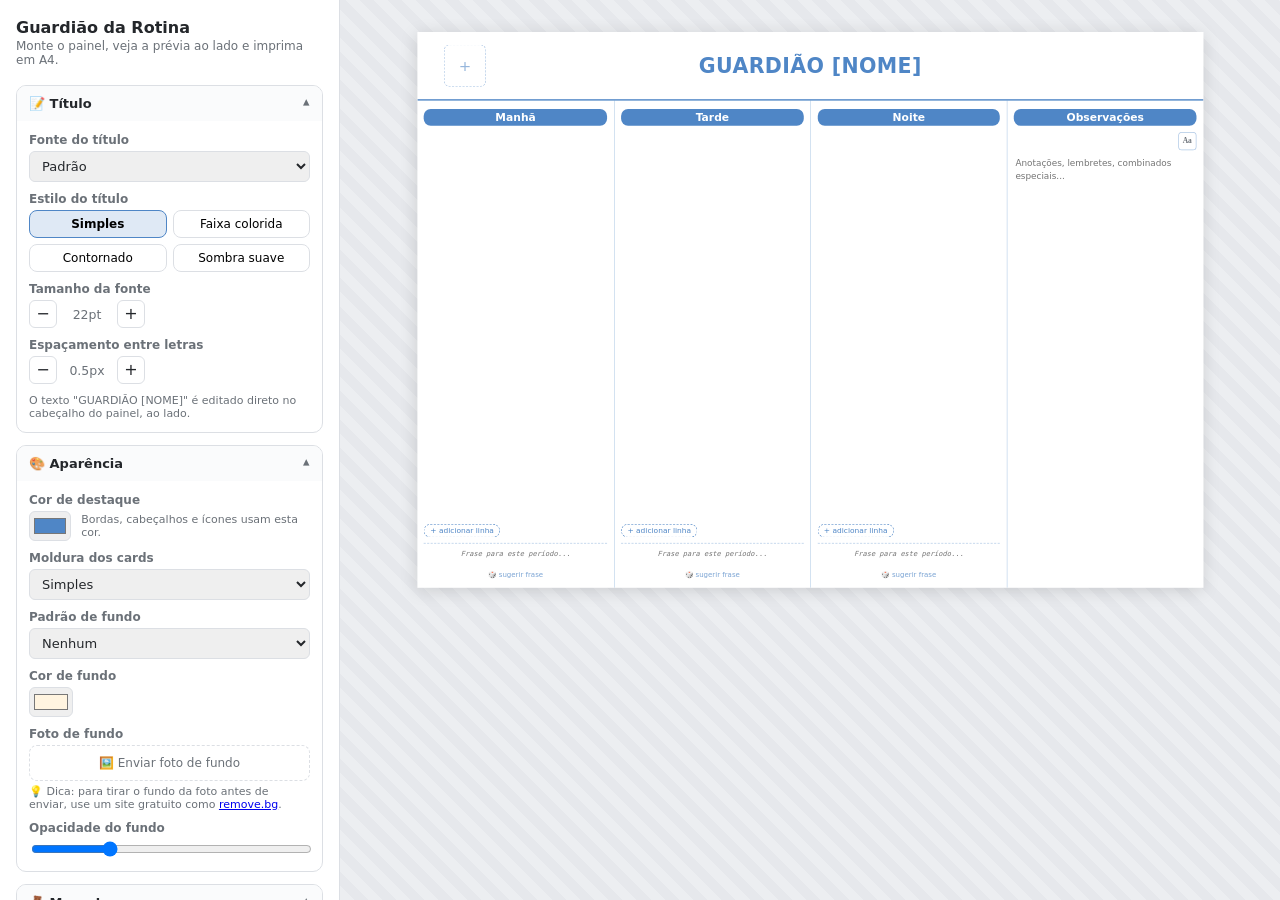
<file: lp-guardiaodarotina/ferramenta-guardiaodarotina.html>
﻿<!DOCTYPE html>
<html lang="pt-BR">
<head>
<meta charset="UTF-8">
<meta name="viewport" content="width=device-width, initial-scale=1.0">
<title>Guardião da Rotina — Gerador de Painel</title>

<!-- CSS: variáveis primeiro, depois UI do editor, depois o painel em si, impressão por último -->
<style>
/* ============================================================
 * Guardião da Rotina — variables.css
 * Tokens visuais globais. A cor de destaque real do painel vive
 * em --accent, sobrescrita inline pelo JS (render-panel.js) a
 * partir do state.meta.accentColor — aqui só o valor padrão.
 * ============================================================ */
:root {
  /* Cor de destaque do painel (sobrescrita via style inline) */
  --accent: #4F86C6;
  --accent-soft: color-mix(in srgb, var(--accent) 18%, white);

  /* Neutros da interface do editor (não aparecem no painel impresso) */
  --editor-bg: #f4f5f7;
  --editor-surface: #ffffff;
  --editor-border: #dcdfe4;
  --editor-text: #24272b;
  --editor-text-muted: #6b7178;

  /* Painel (o que é impresso) — A4 paisagem, dimensões fixas */
  --panel-bg: #ffffff;
  --panel-text: #2b2b2b;
  --panel-border-width: 2.5px;
  --panel-width: 297mm;
  --panel-height: 210mm;
  --panel-header-height: 26mm;
  /* 297mm ÷ 4 colunas, em mm literais (não fr) — largura fixa, nunca estreita
     com o conteúdo. Ver panel.css / panel-columns. */
  --col-width: 74.25mm;

  /* Tipografia */
  --font-heading: 'Segoe UI', 'Comic Sans MS', system-ui, sans-serif;
  --font-body: 'Segoe UI', system-ui, sans-serif;

  --radius-md: 10px;
  --radius-lg: 16px;
}

</style>
<style>
/* ============================================================
 * Guardião da Rotina — app.css
 * UI do editor (tudo que NÃO é o painel impresso): reset básico,
 * layout de duas colunas, formulários da barra lateral, modal do
 * banco de ícones. Nada aqui aparece na impressão (ver print.css).
 * ============================================================ */

/* --- Reset mínimo ------------------------------------------------ */
*, *::before, *::after { box-sizing: border-box; }
html, body {
  margin: 0;
  padding: 0;
  background: var(--editor-bg);
  color: var(--editor-text);
  font-family: var(--font-body);
}
button { font-family: inherit; }
h1, h2, h3, p { margin: 0; }

/* --- Layout geral -------------------------------------------------- */
.app-shell {
  display: grid;
  grid-template-columns: 340px 1fr;
  min-height: 100vh;
}

.editor-sidebar {
  background: var(--editor-surface);
  border-right: 1px solid var(--editor-border);
  padding: 18px 16px 40px;
  overflow-y: auto;
  height: 100vh;
  position: sticky;
  top: 0;
}

.editor-sidebar h1 {
  font-size: 16px;
  font-weight: 700;
  margin-bottom: 2px;
}
.editor-sidebar .app-subtitle {
  font-size: 12px;
  color: var(--editor-text-muted);
  margin-bottom: 18px;
}

.preview-area {
  padding: 32px 24px;
  overflow: auto;
  display: flex;
  justify-content: center;
  align-items: flex-start;
  background: repeating-linear-gradient(45deg, #eceef1, #eceef1 10px, #e6e8ec 10px, #e6e8ec 20px);
}

#painel-impressao-area {
  transform-origin: top center;
}

/* --- Seções da barra lateral ---------------------------------------- */
.editor-section {
  border: 1px solid var(--editor-border);
  border-radius: var(--radius-md);
  margin-bottom: 12px;
  overflow: hidden;
  background: var(--editor-surface);
}
.editor-section > summary {
  cursor: pointer;
  list-style: none;
  padding: 10px 12px;
  font-size: 13px;
  font-weight: 600;
  display: flex;
  align-items: center;
  justify-content: space-between;
  background: #fafbfc;
}
.editor-section > summary::-webkit-details-marker { display: none; }
.editor-section > summary::after {
  content: '▾';
  color: var(--editor-text-muted);
  transition: transform 0.15s;
}
.editor-section[open] > summary::after { transform: rotate(180deg); }
.editor-section-body {
  padding: 12px;
  display: flex;
  flex-direction: column;
  gap: 10px;
}

.field {
  display: flex;
  flex-direction: column;
  gap: 4px;
}
.field label {
  font-size: 12px;
  font-weight: 600;
  color: var(--editor-text-muted);
}
.field input[type="text"],
.field input[type="time"],
.field textarea,
.field select {
  border: 1px solid var(--editor-border);
  border-radius: 6px;
  padding: 6px 8px;
  font-size: 13px;
  font-family: inherit;
  color: var(--editor-text);
}
.field input[type="range"] { width: 100%; }
.field input[type="color"] {
  width: 44px;
  height: 30px;
  border: 1px solid var(--editor-border);
  border-radius: 6px;
  padding: 2px;
  cursor: pointer;
}
.field-row { display: flex; align-items: center; gap: 10px; }

/* --- Stepper (+/-) para tamanho de fonte e espaçamento do título -------- */
.stepper { display: flex; align-items: center; gap: 8px; }
.stepper-btn {
  width: 28px;
  height: 28px;
  border: 1px solid var(--editor-border);
  border-radius: 6px;
  background: #fff;
  font-size: 16px;
  line-height: 1;
  cursor: pointer;
  color: var(--editor-text);
}
.stepper-btn:hover { background: #f0f1f3; border-color: var(--accent); }
.stepper-value {
  min-width: 44px;
  text-align: center;
  font-size: 12.5px;
  color: var(--editor-text-muted);
}

.field-value-hint {
  font-size: 11px;
  color: var(--editor-text-muted);
}

/* --- Botões --------------------------------------------------------- */
.btn {
  border: 1px solid var(--editor-border);
  background: #fff;
  border-radius: 8px;
  padding: 7px 12px;
  font-size: 13px;
  cursor: pointer;
  color: var(--editor-text);
  transition: background 0.1s, border-color 0.1s;
}
.btn:hover { background: #f0f1f3; }
.btn-primary {
  background: var(--accent);
  border-color: var(--accent);
  color: #fff;
  font-weight: 600;
}
.btn-primary:hover { filter: brightness(1.05); }
.btn-block { width: 100%; }
.btn-row { display: flex; gap: 8px; flex-wrap: wrap; }
.btn-sm { padding: 4px 9px; font-size: 12px; }

/* --- Seleção de estilo (molduras / padrão de fundo) em grade de chips --- */
.chip-grid {
  display: grid;
  grid-template-columns: repeat(2, 1fr);
  gap: 6px;
}
.chip-option {
  border: 1.5px solid var(--editor-border);
  border-radius: 8px;
  padding: 6px 8px;
  font-size: 12px;
  text-align: center;
  cursor: pointer;
  background: #fff;
}
.chip-option.is-selected {
  border-color: var(--accent);
  background: var(--accent-soft);
  font-weight: 600;
}

/* --- Uploads ---------------------------------------------------------- */
.upload-dropzone {
  border: 1.5px dashed var(--editor-border);
  border-radius: 8px;
  padding: 10px;
  text-align: center;
  font-size: 12px;
  color: var(--editor-text-muted);
  cursor: pointer;
}
.upload-dropzone:hover { border-color: var(--accent); color: var(--editor-text); }
.upload-preview {
  display: flex;
  align-items: center;
  gap: 8px;
}
.upload-preview img,
.upload-preview svg {
  width: 32px;
  height: 32px;
  border-radius: 6px;
  border: 1px solid var(--editor-border);
  object-fit: cover;
  background: #fff;
}

/* --- Modal do banco de ícones/mascotes -------------------------------- */
.modal-overlay {
  position: fixed;
  inset: 0;
  background: rgba(20, 20, 25, 0.45);
  display: flex;
  align-items: center;
  justify-content: center;
  z-index: 50;
}
.modal-overlay[hidden] { display: none; }
.modal-box {
  background: #fff;
  border-radius: 12px;
  width: min(560px, 92vw);
  max-height: 80vh;
  display: flex;
  flex-direction: column;
  overflow: hidden;
}
.modal-header {
  display: flex;
  align-items: center;
  justify-content: space-between;
  padding: 12px 16px;
  border-bottom: 1px solid var(--editor-border);
}
.modal-header h2 { font-size: 15px; }
.modal-close {
  border: none;
  background: transparent;
  font-size: 18px;
  cursor: pointer;
  color: var(--editor-text-muted);
}
.modal-body { padding: 12px 16px; overflow-y: auto; }

.category-tabs {
  display: flex;
  flex-wrap: wrap;
  gap: 5px;
  margin-bottom: 12px;
}
.category-tab {
  padding: 4px 9px;
  font-size: 11.5px;
  border-radius: 999px;
  border: 1px solid var(--editor-border);
  background: #fff;
  cursor: pointer;
}
.category-tab.is-active {
  background: var(--accent);
  border-color: var(--accent);
  color: #fff;
}

.icon-grid {
  display: grid;
  grid-template-columns: repeat(auto-fill, minmax(56px, 1fr));
  gap: 8px;
}
.icon-grid-item {
  border: 1.5px solid var(--editor-border);
  border-radius: 8px;
  padding: 6px 2px;
  background: #fff;
  cursor: pointer;
  display: flex;
  flex-direction: column;
  align-items: center;
  gap: 3px;
  text-align: center;
}
.icon-grid-item:hover { border-color: var(--accent); }
.icon-grid-item svg { width: 26px; height: 26px; color: var(--editor-text); }
.icon-grid-item span { font-size: 9px; color: var(--editor-text-muted); line-height: 1.1; }

/* --- Grade de fontes / cores (popover de estilo por atividade e título) - */
.font-option-grid {
  display: flex;
  flex-direction: column;
  gap: 6px;
}
.font-option-item {
  border: 1.5px solid var(--editor-border);
  border-radius: 8px;
  padding: 8px 10px;
  background: #fff;
  cursor: pointer;
  text-align: left;
  font-size: 15px;
  color: var(--editor-text);
}
.font-option-item.is-selected {
  border-color: var(--accent);
  background: var(--accent-soft);
}

.color-swatch-grid {
  display: flex;
  flex-wrap: wrap;
  gap: 8px;
}
.color-swatch {
  width: 26px;
  height: 26px;
  border-radius: 50%;
  border: 2px solid transparent;
  cursor: pointer;
  padding: 0;
}
.color-swatch.is-selected {
  border-color: var(--editor-text);
  box-shadow: 0 0 0 2px #fff inset;
}

/* --- Toast de aviso simples -------------------------------------------- */
.toast {
  position: fixed;
  bottom: 18px;
  left: 50%;
  transform: translateX(-50%);
  background: #24272b;
  color: #fff;
  padding: 8px 16px;
  border-radius: 8px;
  font-size: 12.5px;
  z-index: 60;
  opacity: 0;
  pointer-events: none;
  transition: opacity 0.2s;
}
.toast.is-visible { opacity: 1; }

</style>
<style>
/* ============================================================
 * Guardião da Rotina — panel.css
 * Estilos do painel em si (o que vai para o papel). Usado tanto
 * na pré-visualização em tela quanto na impressão — print.css
 * só faz os ajustes específicos de página/A4 por cima disto.
 *
 * Layout: A4 PAISAGEM (297×210mm), dimensões fixas em mm — ver
 * variables.css (--panel-width/--panel-height/--panel-header-
 * height/--col-width). Nada aqui usa "fr" para as 4 colunas de
 * propósito: unidades relativas deixam uma coluna "roubar"
 * espaço de outra quando o conteúdo cresce. Com mm fixos, a
 * largura nunca muda — quem cede é o scroll interno da coluna
 * (tela) ou o corte no papel (impressão), nunca o layout.
 * ============================================================ */

/* --- Folha A4 paisagem ------------------------------------------------ */
.panel {
  position: relative;
  width: var(--panel-width);
  height: var(--panel-height);
  margin: 0 auto;
  background: var(--panel-bg);
  color: var(--panel-text);
  font-family: var(--font-body);
  overflow: hidden;
  box-shadow: 0 4px 24px rgba(0, 0, 0, 0.15);
  display: flex;
  flex-direction: column;
  box-sizing: border-box;
}

/* --- Camada de fundo (padrão ou foto) ------------------------ */
.panel-background {
  position: absolute;
  inset: 0;
  z-index: 0;
  pointer-events: none;
}
.panel-background.bg-foto {
  background-size: cover;
  background-position: center;
}
.panel-background.bg-pontos {
  background-image: radial-gradient(var(--accent) 1.6px, transparent 1.6px);
  background-size: 22px 22px;
}
.panel-background.bg-listras {
  background-image: repeating-linear-gradient(
    45deg, var(--accent) 0, var(--accent) 2px, transparent 2px, transparent 18px
  );
}
.panel-background.bg-ondas {
  background-image: radial-gradient(circle at 0 50%, transparent 12px, var(--accent) 13px, transparent 14px),
                     radial-gradient(circle at 40px 50%, transparent 12px, var(--accent) 13px, transparent 14px);
  background-size: 40px 24px;
}

/* --- Cabeçalho (altura fixa, o resto da folha é calculado a partir dela) */
.panel-header {
  position: relative;
  z-index: 1;
  box-sizing: border-box;
  height: var(--panel-header-height);
  display: flex;
  align-items: center;
  gap: 10px;
  padding: 3mm 10mm;
  border-bottom: var(--panel-border-width) solid var(--accent);
}
.panel-mascot {
  width: 16mm;
  height: 16mm;
  flex: 0 0 auto;
  color: var(--accent);
}
.panel-mascot svg,
.panel-mascot img {
  width: 100%;
  height: 100%;
  object-fit: contain;
}
.panel-mascot.is-empty {
  border: 1.5px dashed color-mix(in srgb, var(--accent) 55%, transparent);
  border-radius: 8px;
  cursor: pointer;
}
.panel-mascot.is-empty::after {
  content: '+';
  display: flex;
  align-items: center;
  justify-content: center;
  width: 100%;
  height: 100%;
  font-size: 16pt;
  color: var(--accent);
  opacity: 0.6;
}
.panel-mascot-spacer { width: 16mm; flex: 0 0 auto; }

.panel-title {
  flex: 1;
  font-size: 22pt;
  font-weight: 700;
  color: var(--accent);
  text-align: center;
  letter-spacing: 0.5px;
  border: none;
  background: transparent;
  outline: none;
  width: 100%;
  padding: 2px 8px;
  box-sizing: border-box;
}

/* Estilos visuais do título — mínimo de 3 variantes, trocáveis pela mãe */
.panel-title.title-style-faixa {
  background: var(--accent);
  color: #fff;
  border-radius: var(--radius-lg);
}
.panel-title.title-style-contornado {
  color: var(--accent);
  -webkit-text-stroke: 1.2px var(--accent);
  text-shadow: -1.5px -1.5px 0 #fff, 1.5px -1.5px 0 #fff, -1.5px 1.5px 0 #fff, 1.5px 1.5px 0 #fff;
}
.panel-title.title-style-sombra {
  text-shadow: 2px 3px 6px rgba(0, 0, 0, 0.3);
}

/* --- Grade de 4 colunas, largura fixa em mm (não relativa) ------------- */
.panel-columns {
  position: relative;
  z-index: 1;
  height: calc(var(--panel-height) - var(--panel-header-height));
  display: grid;
  grid-template-columns: repeat(4, var(--col-width));
  justify-content: center;
  gap: 0;
  box-sizing: border-box;
}
.panel-column {
  box-sizing: border-box;
  width: var(--col-width);
  min-width: 0;
  height: 100%;
  display: flex;
  flex-direction: column;
  padding: 3mm 2.5mm;
  border-left: 1px solid color-mix(in srgb, var(--accent) 35%, transparent);
  overflow: hidden; /* segurança extra: nada vaza da coluna, nem visual nem na impressão */
}
.panel-column:first-child { border-left: none; }

.panel-column-title {
  flex: 0 0 auto;
  font-family: var(--font-heading);
  font-size: 11.5pt;
  font-weight: 700;
  color: #fff;
  background: var(--accent);
  text-align: center;
  padding: 3px 4px;
  border-radius: var(--radius-md);
  margin-bottom: 2.5mm;
}

/* Área rolável (só na tela — ver print.css) das linhas de atividade */
.panel-items {
  flex: 1;
  min-height: 0;
  display: flex;
  flex-direction: column;
  gap: 2mm;
  overflow-y: auto;
}
/* Aviso visual discreto: há conteúdo além do que cabe na altura impressa */
.panel-items.is-overflowing {
  box-shadow: inset 0 -10px 8px -8px rgba(197, 60, 47, 0.4);
}

/* --- Card de item de rotina -------------------------------------- */
.panel-item {
  position: relative;
  display: flex;
  align-items: center;
  gap: 3px;
  padding: 3px;
  border: 1.5px solid color-mix(in srgb, var(--accent) 55%, transparent);
  border-radius: var(--radius-md);
  background: color-mix(in srgb, var(--accent) 5%, white);
  min-height: 10.5mm;
  min-width: 0;
  flex: 0 0 auto;
}
.panel-item.frame-simples { border-radius: 4px; }
.panel-item.frame-arredondado { border-radius: 999px; }
.panel-item.frame-estrelas,
.panel-item.frame-folhas { border-radius: var(--radius-md); }

.panel-item-icon {
  flex: 0 0 auto;
  width: 9.5mm;
  height: 9.5mm;
  display: flex;
  align-items: center;
  justify-content: center;
  border: 2px solid var(--accent);
  border-radius: 8px;
  color: var(--accent);
  background: #fff;
  overflow: hidden;
}
.panel-item-icon svg { width: 72%; height: 72%; }
.panel-item-icon img { width: 100%; height: 100%; object-fit: cover; }

/* Hora vem ANTES do texto na atividade — campo com cara de campo de verdade */
.panel-item-time {
  flex: 0 0 auto;
  width: 12mm;
  font-size: 7.5pt;
  text-align: center;
  border: 1px solid color-mix(in srgb, var(--accent) 45%, transparent);
  border-radius: 5px;
  background: #fff;
  outline: none;
  color: var(--panel-text);
  padding: 2px 1px;
  box-sizing: border-box;
}
.panel-item-time::placeholder { color: #b0b5bb; }

.panel-item-text {
  flex: 1;
  min-width: 0;
  font-size: 9.5pt;
  line-height: 1.2;
  border: none;
  background: transparent;
  outline: none;
  font-family: var(--font-body);
  color: var(--panel-text);
  resize: none;
  overflow: hidden;
  word-break: break-word;
}
.panel-item-text::placeholder { color: #9aa0a6; }

/* Botão "Aa" — abre o popover de fonte/cor daquela atividade */
.panel-item-style-btn {
  flex: 0 0 auto;
  width: 7mm;
  height: 7mm;
  border: 1px solid color-mix(in srgb, var(--accent) 45%, transparent);
  border-radius: 5px;
  background: #fff;
  color: var(--editor-text-muted);
  font-family: Georgia, serif;
  font-size: 8pt;
  font-weight: 700;
  line-height: 1;
  cursor: pointer;
  padding: 0;
}
.panel-item-style-btn:hover { color: var(--accent); border-color: var(--accent); }

/* Mesmo botão "Aa", reaproveitado na coluna de observações (fora de um .panel-item) */
.panel-observacoes-style-btn {
  align-self: flex-end;
  margin-bottom: 2mm;
}

/* Enfeites de canto (molduras estrelas/folhas) */
.frame-corner-wrap { position: absolute; inset: -6px; pointer-events: none; }
.frame-corner {
  position: absolute;
  width: 12px;
  height: 12px;
  color: var(--accent);
}
.frame-corner-svg { width: 100%; height: 100%; }
.frame-corner.tl { top: -3px; left: -3px; }
.frame-corner.tr { top: -3px; right: -3px; transform: scaleX(-1); }
.frame-corner.bl { bottom: -3px; left: -3px; transform: scaleY(-1); }
.frame-corner.br { bottom: -3px; right: -3px; transform: scale(-1, -1); }

/* --- Botão "adicionar linha" (some na impressão) ---------------- */
.panel-add-item {
  flex: 0 0 auto;
  align-self: flex-start;
  margin-top: 1mm;
  font-size: 8pt;
  color: var(--accent);
  background: transparent;
  border: 1.5px dashed var(--accent);
  border-radius: var(--radius-md);
  padding: 2px 8px;
  cursor: pointer;
}
.panel-add-item:hover { background: var(--accent-soft); }
.panel-add-item:disabled { opacity: 0.4; cursor: not-allowed; }

.panel-item-remove {
  flex: 0 0 auto;
  width: 14px;
  height: 14px;
  border: none;
  background: transparent;
  color: #b3372c;
  cursor: pointer;
  font-size: 11px;
  line-height: 1;
  opacity: 0.55;
}
.panel-item-remove:hover { opacity: 1; }

/* --- Coluna de observações ---------------------------------------- */
.panel-column.observacoes .panel-observacoes-text {
  flex: 1;
  min-height: 0;
  width: 100%;
  border: none;
  outline: none;
  resize: none;
  background: transparent;
  font-family: var(--font-body);
  font-size: 9.5pt;
  line-height: 1.4;
  color: var(--panel-text);
  overflow-y: auto;
}
.panel-column.observacoes .panel-observacoes-text.is-overflowing {
  box-shadow: inset 0 -10px 8px -8px rgba(197, 60, 47, 0.4);
}

/* --- Rodapé por período --------------------------------------------- */
.panel-column-footer {
  flex: 0 0 auto;
  margin-top: 2mm;
  padding-top: 2mm;
  border-top: 1px dashed color-mix(in srgb, var(--accent) 45%, transparent);
}
.panel-footer-phrase {
  width: 100%;
  border: none;
  outline: none;
  background: transparent;
  text-align: center;
  font-style: italic;
  font-size: 7.5pt;
  color: var(--editor-text-muted);
  resize: none;
}
.panel-suggest-phrase {
  display: block;
  margin: 1px auto 0;
  border: none;
  background: transparent;
  color: var(--accent);
  font-size: 7.5pt;
  cursor: pointer;
  opacity: 0.75;
}
.panel-suggest-phrase:hover { opacity: 1; }

</style>
<style>
/* ============================================================
 * Guardião da Rotina — print.css
 * Regras exclusivas de impressão: A4 exato, some tudo que é UI
 * do editor, sem sombra/scrollbar, textos editáveis viram texto
 * estático visualmente (sem contorno de campo).
 * ============================================================ */
@media print {
  @page {
    size: A4 landscape;
    margin: 0;
  }

  html, body {
    margin: 0;
    padding: 0;
    background: #fff;
  }

  /* Esconde tudo que é UI do editor — só o painel fica visível */
  .editor-sidebar {
    display: none !important;
  }

  .app-shell {
    display: block;
  }

  .preview-area {
    display: block;
    padding: 0;
    background: #fff;
    overflow: visible;
  }

  #painel-impressao-area {
    position: static;
    display: block;
    width: 297mm;
    height: 210mm;
    overflow: visible;
    transform: none !important;
  }

  .panel {
    width: 297mm;
    height: 210mm;
    margin: 0;
    box-shadow: none;
    page-break-after: avoid;
    print-color-adjust: exact;
    -webkit-print-color-adjust: exact;
  }

  /* A folha impressa é física — não rola. O que passar da altura fixa da
     coluna é cortado aqui (ao contrário da tela, onde .panel-items rola).
     O aviso visual de overflow (.is-overflowing) também some: no papel
     ele não ajudaria a mãe a perceber nada, só sobraria uma sombra estranha. */
  .panel-items,
  .panel-observacoes-text {
    overflow: hidden !important;
  }
  .panel-items.is-overflowing {
    box-shadow: none;
  }

  /* Remove qualquer barra de rolagem/contêiner de rolagem residual */
  * { scrollbar-width: none; }

  /* Campos de texto: nenhuma borda/placeholder de "campo vazio" na folha impressa */
  .panel-item-text,
  .panel-title,
  .panel-item-time,
  .panel-footer-phrase,
  .panel-observacoes-text {
    caret-color: transparent;
  }
  .panel-item-text::placeholder,
  .panel-footer-phrase::placeholder,
  .panel-observacoes-text::placeholder {
    color: transparent;
  }

  /* Ações que só existem na tela */
  .panel-add-item,
  .panel-item-remove,
  .panel-item-reorder,
  .panel-item-style-btn,
  .panel-suggest-phrase {
    display: none !important;
  }

  /* Ícone/mascote não devem parecer clicáveis no papel, e um mascote
     não escolhido não deixa uma moldura tracejada vazia no papel */
  .panel-item-icon,
  .panel-mascot {
    cursor: default;
  }
  .panel-mascot.is-empty {
    border: none !important;
  }
  .panel-mascot.is-empty::after {
    content: none;
  }

  .panel-item {
    break-inside: avoid;
  }
}

</style>
</head>
<body>

<div class="app-shell">

  <!-- ==================== BARRA LATERAL (não aparece na impressão) ==================== -->
  <aside class="editor-sidebar">
    <h1>Guardião da Rotina</h1>
    <p class="app-subtitle">Monte o painel, veja a prévia ao lado e imprima em A4.</p>

    <details class="editor-section" open>
      <summary>📝 Título</summary>
      <div class="editor-section-body">
        <div class="field">
          <label for="input-title-font">Fonte do título</label>
          <select id="input-title-font" data-field-meta="titleFontFamily" data-role="font-select"></select>
        </div>
        <div class="field">
          <label>Estilo do título</label>
          <div class="chip-grid" data-role="title-style-grid"></div>
        </div>
        <div class="field">
          <label>Tamanho da fonte</label>
          <div class="stepper">
            <button type="button" class="stepper-btn" data-action="title-font-size-dec">−</button>
            <span class="stepper-value" data-role="title-font-size-value">22pt</span>
            <button type="button" class="stepper-btn" data-action="title-font-size-inc">+</button>
          </div>
        </div>
        <div class="field">
          <label>Espaçamento entre letras</label>
          <div class="stepper">
            <button type="button" class="stepper-btn" data-action="title-letter-spacing-dec">−</button>
            <span class="stepper-value" data-role="title-letter-spacing-value">0.5px</span>
            <button type="button" class="stepper-btn" data-action="title-letter-spacing-inc">+</button>
          </div>
        </div>
        <p class="field-value-hint">O texto "GUARDIÃO [NOME]" é editado direto no cabeçalho do painel, ao lado.</p>
      </div>
    </details>

    <details class="editor-section" open>
      <summary>🎨 Aparência</summary>
      <div class="editor-section-body">
        <div class="field">
          <label for="input-accent-color">Cor de destaque</label>
          <div class="field-row">
            <input type="color" id="input-accent-color" data-field-meta="accentColor" value="#4F86C6">
            <span class="field-value-hint">Bordas, cabeçalhos e ícones usam esta cor.</span>
          </div>
        </div>

        <div class="field">
          <label for="input-frame-style">Moldura dos cards</label>
          <select id="input-frame-style" data-field-meta="frameStyle" data-role="frame-style-select"></select>
        </div>

        <div class="field">
          <label for="input-background-pattern">Padrão de fundo</label>
          <select id="input-background-pattern" data-field-meta="backgroundPattern" data-role="background-pattern-select"></select>
        </div>

        <div class="field" data-role="background-color-row" hidden>
          <label for="input-bg-solid-color">Cor de fundo</label>
          <input type="color" id="input-bg-solid-color" data-field-meta="backgroundSolidColor" value="#FFF4E0">
        </div>

        <div class="field" data-role="background-photo-row" hidden>
          <label>Foto de fundo</label>
          <div class="upload-dropzone" data-action="upload-background-photo">🖼️ Enviar foto de fundo</div>
          <p class="field-value-hint">💡 Dica: para tirar o fundo da foto antes de enviar, use um site gratuito como
            <a href="https://www.remove.bg" target="_blank" rel="noopener">remove.bg</a>.</p>
        </div>

        <div class="field" data-role="background-opacity-row" hidden>
          <label for="input-bg-opacity">Opacidade do fundo</label>
          <input type="range" id="input-bg-opacity" data-field-meta="backgroundOpacity" min="0" max="0.6" step="0.02" value="0.15">
        </div>
      </div>
    </details>

    <details class="editor-section" open>
      <summary>🧸 Mascote</summary>
      <div class="editor-section-body">
        <div class="field">
          <div class="upload-preview upload-dropzone" data-role="mascot-preview" style="cursor:pointer;">
            <span class="field-value-hint">🧸 Escolher mascote</span>
          </div>
        </div>
      </div>
    </details>

    <details class="editor-section">
      <summary>📋 Resumo da rotina</summary>
      <div class="editor-section-body">
        <div class="field-row"><span>Manhã:</span> <span data-role="item-count-manha">0/10</span></div>
        <div class="field-row"><span>Tarde:</span> <span data-role="item-count-tarde">0/10</span></div>
        <div class="field-row"><span>Noite:</span> <span data-role="item-count-noite">0/10</span></div>
        <p class="field-value-hint">Clique em "+ adicionar linha" dentro de cada coluna do painel para incluir atividades. Clique no quadrado de ícone de cada linha para escolhê-lo.</p>
      </div>
    </details>

    <details class="editor-section" open>
      <summary>🔍 Zoom da prévia</summary>
      <div class="editor-section-body">
        <input type="range" data-role="zoom-range" min="40" max="100" value="70">
      </div>
    </details>

    <details class="editor-section" open>
      <summary>💾 Ações</summary>
      <div class="editor-section-body">
        <button type="button" class="btn btn-primary btn-block" data-action="print-panel">🖨️ Imprimir / salvar em PDF</button>
        <div class="btn-row">
          <button type="button" class="btn btn-sm" data-action="save-now">Salvar agora</button>
          <button type="button" class="btn btn-sm" data-action="export-json">Exportar</button>
          <button type="button" class="btn btn-sm" data-action="import-json">Importar</button>
        </div>
        <input type="file" accept="application/json" data-role="import-json-input" hidden>
        <button type="button" class="btn btn-sm" data-action="reset-panel">🗑️ Começar painel novo</button>
        <p class="field-value-hint">O painel é salvo automaticamente neste navegador. Use "Exportar" para guardar um arquivo de backup ou continuar em outro computador.</p>
      </div>
    </details>
  </aside>

  <!-- ==================== PRÉVIA (o que vira o A4 impresso) ==================== -->
  <main class="preview-area">
    <div id="painel-impressao-area"><!-- preenchido via JS por render-panel.js --></div>
  </main>

</div>

<!-- ==================== SCRIPTS (ordem de dependência importa) ==================== -->
<script>
/* ============================================================
 * Guardião da Rotina — utils/helpers.js
 * Funções utilitárias genéricas, sem dependência de estado ou DOM.
 * ============================================================ */
(function (Guardiao) {
  'use strict';

  /**
   * Adia a execução de fn até que pare de ser chamada por `wait` ms.
   * Usado para não re-renderizar/salvar a cada tecla digitada.
   */
  function debounce(fn, wait) {
    var timer = null;
    return function debounced() {
      var args = arguments;
      var ctx = this;
      clearTimeout(timer);
      timer = setTimeout(function () {
        fn.apply(ctx, args);
      }, wait);
    };
  }

  /** Restringe um número ao intervalo [min, max]. */
  function clamp(value, min, max) {
    return Math.min(Math.max(value, min), max);
  }

  /**
   * Remove marcação HTML de um texto livre digitado pelo usuário,
   * evitando que algo como "<img onerror=...>" vire HTML de verdade
   * quando inserido via innerHTML no painel.
   */
  function sanitizeText(text) {
    if (text === null || text === undefined) return '';
    var div = document.createElement('div');
    div.textContent = String(text);
    return div.innerHTML;
  }

  /** Gera um id curto e razoavelmente único (sem dependência externa). */
  function generateId(prefix) {
    var random = Math.random().toString(36).slice(2, 8);
    var time = Date.now().toString(36).slice(-4);
    return (prefix ? prefix + '-' : '') + time + random;
  }

  /**
   * Lê um File (input type="file") e devolve uma Promise com a dataURL,
   * já redimensionada para no máximo `maxDim` px no maior lado — evita
   * que uma foto de 8MB do celular estoure o localStorage.
   */
  function fileToResizedDataURL(file, maxDim, quality) {
    maxDim = maxDim || 1200;
    quality = quality || 0.85;
    return new Promise(function (resolve, reject) {
      var reader = new FileReader();
      reader.onerror = function () { reject(reader.error); };
      reader.onload = function () {
        var img = new Image();
        img.onerror = function () { reject(new Error('Não foi possível ler a imagem.')); };
        img.onload = function () {
          var scale = Math.min(1, maxDim / Math.max(img.width, img.height));
          var w = Math.max(1, Math.round(img.width * scale));
          var h = Math.max(1, Math.round(img.height * scale));
          var canvas = document.createElement('canvas');
          canvas.width = w;
          canvas.height = h;
          var ctx = canvas.getContext('2d');
          ctx.drawImage(img, 0, 0, w, h);
          var mime = file.type === 'image/png' ? 'image/png' : 'image/jpeg';
          resolve(canvas.toDataURL(mime, quality));
        };
        img.src = reader.result;
      };
      reader.readAsDataURL(file);
    });
  }

  /** Dispara o download de um arquivo de texto no navegador (para export JSON). */
  function downloadTextFile(filename, content, mime) {
    var blob = new Blob([content], { type: mime || 'application/json' });
    var url = URL.createObjectURL(blob);
    var a = document.createElement('a');
    a.href = url;
    a.download = filename;
    document.body.appendChild(a);
    a.click();
    document.body.removeChild(a);
    setTimeout(function () { URL.revokeObjectURL(url); }, 1000);
  }

  Guardiao.Helpers = {
    debounce: debounce,
    clamp: clamp,
    sanitizeText: sanitizeText,
    generateId: generateId,
    fileToResizedDataURL: fileToResizedDataURL,
    downloadTextFile: downloadTextFile
  };
})(window.Guardiao = window.Guardiao || {});

</script>
<script>
/* ============================================================
 * Guardião da Rotina — data/icon-bank.js
 *
 * Banco de ~45 ícones SVG organizados por categoria. Todos em
 * traço simples (stroke="currentColor"), sem cor fixa, para
 * herdar a cor de destaque escolhida pela mãe e imprimir bem
 * mesmo em preto-e-branco. viewBox 24x24 padronizado.
 *
 * Cada ícone: { id, label, svg }. `svg` é uma string completa
 * de <svg>, pronta para ser injetada via innerHTML.
 * ============================================================ */
(function (Guardiao) {
  'use strict';

  // Atributos padrão repetidos em todo ícone, para manter o traço consistente.
  var A = 'viewBox="0 0 24 24" fill="none" stroke="currentColor" stroke-width="1.6" stroke-linecap="round" stroke-linejoin="round"';

  function svg(inner) {
    return '<svg ' + A + '>' + inner + '</svg>';
  }

  // Ícone com pequenos detalhes preenchidos (olhos, migalhas, pingos) além do traço.
  function dot(cx, cy, r) {
    return '<circle cx="' + cx + '" cy="' + cy + '" r="' + r + '" fill="currentColor" stroke="none"/>';
  }

  var ICON_CATEGORIES = [
    {
      id: 'higiene',
      label: 'Higiene pessoal',
      icons: [
        { id: 'escovar-dentes', label: 'Escovar os dentes', svg: svg(
          '<rect x="9.5" y="3" width="3.2" height="5.5" rx="1"/>' +
          '<path d="M11.1 8.5L6 19c-.5 1.2.6 2.3 1.8 1.8L19 16"/>' +
          '<path d="M9 6.2h4M9 8.2h4" stroke-width="1.2"/>'
        )},
        { id: 'tomar-banho', label: 'Tomar banho', svg: svg(
          '<path d="M8 4.5a2.5 2.5 0 015 0v2h2a2 2 0 012 2v.5H6v-.5a2 2 0 012-2h0z"/>' +
          '<path d="M4.5 12.5h15"/>' +
          '<path d="M8 15.5v1.2M12 15.5v1.2M16 15.5v1.2M9 18.5v1.2M15 18.5v1.2"/>'
        )},
        { id: 'lavar-maos', label: 'Lavar as mãos', svg: svg(
          '<path d="M7 21v-6.5c0-1 .8-1.8 1.8-1.8s1.7.8 1.7 1.8V16"/>' +
          '<path d="M10.5 14.7v-1.2c0-1 .8-1.7 1.7-1.7s1.8.7 1.8 1.7v2"/>' +
          '<path d="M14 15v-.8c0-1 .8-1.7 1.7-1.7s1.8.7 1.8 1.7V18c0 1.7-1.4 3-3.1 3H10c-1.4 0-2.3-.5-3-1.6L5.3 16.6c-.5-.7-.3-1.5.4-1.9.6-.3 1.3-.2 1.8.4"/>' +
          '<path d="M18.5 6c.6.8 1 1.7 1 2.7 0 2-1.6 3.3-3.5 3.3S12.5 10.7 12.5 8.7c0-1.9 2-4 3.5-5.7 0.5.6 1 1.2 1.4 1.8"/>'
        )},
        { id: 'pentear-cabelo', label: 'Pentear o cabelo', svg: svg(
          '<circle cx="12" cy="8" r="4.5"/>' +
          '<path d="M8 10.5c-.8 1.5-1.2 3-1.2 5"/>' +
          '<path d="M5 15h9M6 15v3M8.3 15v3M10.6 15v3M13 15v3"/>'
        )},
        { id: 'usar-banheiro', label: 'Usar o banheiro', svg: svg(
          '<path d="M6.5 10.5h11l-1 8a2 2 0 01-2 1.8h-5a2 2 0 01-2-1.8z"/>' +
          '<path d="M6 10.5c0-2.5.6-4 2-5.2M18 10.5c0-2.5-.6-4-2-5.2"/>' +
          '<path d="M6.2 7.3h11.6"/>'
        )},
        { id: 'cortar-unhas', label: 'Cortar as unhas', svg: svg(
          '<rect x="9" y="3" width="6" height="9" rx="2.5"/>' +
          '<path d="M9 12l-3 7M15 12l3 7M9.5 15.5h5"/>'
        )},
        { id: 'lavar-rosto', label: 'Lavar o rosto', svg: svg(
          '<circle cx="12" cy="11" r="5.5"/>' +
          dot(10.2, 10, 0.7) + dot(13.8, 10, 0.7) +
          '<path d="M10 13.2c.6.6 3.4.6 4 0"/>' +
          '<path d="M4.5 6.5c.6 1 .6 2 0 3M19.5 6.5c-.6 1-.6 2 0 3"/>'
        )}
      ]
    },
    {
      id: 'alimentacao',
      label: 'Alimentação',
      icons: [
        { id: 'cafe-da-manha', label: 'Café da manhã', svg: svg(
          '<path d="M4.5 12.5h13v3a4 4 0 01-4 4h-5a4 4 0 01-4-4z"/>' +
          '<path d="M17.5 13h1.7a2 2 0 010 4h-1.9"/>' +
          '<path d="M8 7c-.6.7-.6 1.4 0 2M11 7c-.6.7-.6 1.4 0 2M14 7c-.6.7-.6 1.4 0 2" stroke-width="1.3"/>'
        )},
        { id: 'almoco', label: 'Almoço', svg: svg(
          '<circle cx="12" cy="12" r="7.5"/>' +
          '<circle cx="12" cy="12" r="3.2"/>' +
          '<path d="M4 5.5v3M2.7 5.5v3M5.3 5.5v3M4 8.5v3.5"/>' +
          '<path d="M20 5.5c0 1.6-1 2.4-1 3.5s.4 1.6 1 1.6V20"/>'
        )},
        { id: 'jantar', label: 'Jantar', svg: svg(
          '<path d="M3.5 14a8.5 4.5 0 0117 0z"/>' +
          '<path d="M3.5 14h17"/>' +
          '<path d="M11.5 8.5V5M9.8 5h3.4"/>'
        )},
        { id: 'lanche', label: 'Lanche', svg: svg(
          '<path d="M12 4.5a7.5 7.5 0 107.5 8c-1 .5-2.3 0-2.3-1.3 0-.8.6-1.2.6-2 0-1-.8-1.7-1.8-1.5-1 .2-1.8-.6-1.6-1.6.2-1-.5-1.6-1.4-1.6z"/>' +
          dot(9, 12, 0.7) + dot(13, 15.3, 0.7) + dot(10.5, 16.2, 0.6)
        )},
        { id: 'beber-agua', label: 'Beber água', svg: svg(
          '<path d="M7 4h10l-1.2 15a2 2 0 01-2 1.8h-3.6a2 2 0 01-2-1.8z"/>' +
          '<path d="M7.6 10.5h8.8"/>' +
          '<path d="M12 2.2c.7.9.7 1.4 0 2.2-.7-.8-.7-1.3 0-2.2z" fill="currentColor" stroke="none"/>'
        )},
        { id: 'comer-fruta', label: 'Comer fruta', svg: svg(
          '<path d="M12 8.3c2.6-2.4 6-1.6 7 1 1.2 3-1 8.7-4.4 10.4-1 .5-1.8.5-2.6 0-3.4-1.7-5.6-7.4-4.4-10.4 1-2.6 4.4-3.4 7-1z"/>' +
          '<path d="M12 8.3V6"/>' +
          '<path d="M12 6c.3-1.4 1.4-2.2 2.8-2.2-.1 1.4-1.2 2.4-2.8 2.2z"/>'
        )}
      ]
    },
    {
      id: 'domesticas',
      label: 'Responsabilidades domésticas',
      icons: [
        { id: 'arrumar-cama', label: 'Arrumar a cama', svg: svg(
          '<path d="M2.5 18.5v-6a2 2 0 012-2h15a2 2 0 012 2v6"/>' +
          '<path d="M2.5 18.5h19M4.5 12.5V8.8a1.3 1.3 0 011.3-1.3h4a1.3 1.3 0 011.3 1.3v.7"/>' +
          '<path d="M12.5 9c.3-1 1.2-1.5 2.5-1.5s2.6.9 3 2" stroke-width="1.3"/>'
        )},
        { id: 'guardar-brinquedos', label: 'Guardar os brinquedos', svg: svg(
          '<path d="M4 10.5h16l-1.3 9a1.7 1.7 0 01-1.7 1.5H7a1.7 1.7 0 01-1.7-1.5z"/>' +
          '<path d="M2.5 10.5h19"/>' +
          '<circle cx="9.5" cy="7" r="2"/>' +
          '<rect x="13" y="5.2" width="3.5" height="3.5" rx="0.6" transform="rotate(15 14.75 7)"/>'
        )},
        { id: 'ajudar-cozinha', label: 'Ajudar na cozinha', svg: svg(
          '<path d="M4.5 11.5h14v3a5 5 0 01-5 5h-4a5 5 0 01-5-5z"/>' +
          '<path d="M17 8.5c1.4 0 2.5 1 2.5 2.2M4.5 11.5c0-3.6 3-6 7.5-6s7.5 2.4 7.5 6"/>' +
          '<path d="M9.5 5.2v-2M12 5v-2.3M14.5 5.2v-2"/>'
        )},
        { id: 'cuidar-pet', label: 'Cuidar do bichinho', svg: svg(
          '<circle cx="12" cy="15" r="3.4"/>' +
          '<circle cx="7" cy="9" r="1.7"/>' +
          '<circle cx="12" cy="6.8" r="1.7"/>' +
          '<circle cx="17" cy="9" r="1.7"/>' +
          '<circle cx="9.4" cy="12.2" r="1.5"/>' +
          '<circle cx="14.6" cy="12.2" r="1.5"/>'
        )},
        { id: 'jogar-lixo-fora', label: 'Jogar o lixo fora', svg: svg(
          '<path d="M5.5 7.5h13l-1.1 12a2 2 0 01-2 1.8H8.6a2 2 0 01-2-1.8z"/>' +
          '<path d="M3.5 7.5h17M9 7.5V5a1.5 1.5 0 011.5-1.5h3A1.5 1.5 0 0115 5v2.5"/>' +
          '<path d="M10.3 11v6.5M13.7 11v6.5"/>'
        )},
        { id: 'dobrar-roupas', label: 'Dobrar roupas', svg: svg(
          '<path d="M9 3.5h6l1 2.3 3 .7-1 3.5h-2.5V19a1 1 0 01-1 1h-5a1 1 0 01-1-1v-9H6l-1-3.5 3-.7z"/>' +
          '<path d="M9.5 10.5h5" stroke-width="1.2"/>'
        )}
      ]
    },
    {
      id: 'escola',
      label: 'Escola e aprendizado',
      icons: [
        { id: 'mochila-escolar', label: 'Preparar a mochila', svg: svg(
          '<path d="M7 9V6.5a5 5 0 0110 0V9"/>' +
          '<path d="M5.5 9h13a1.5 1.5 0 011.5 1.5V19a2 2 0 01-2 2H6a2 2 0 01-2-2v-8.5A1.5 1.5 0 015.5 9z"/>' +
          '<path d="M9.5 12.5h5M10 9v3"/>' +
          '<rect x="10" y="15" width="4" height="3" rx="0.6"/>'
        )},
        { id: 'licao-de-casa', label: 'Fazer a lição de casa', svg: svg(
          '<rect x="4.5" y="3.5" width="15" height="17" rx="1.5"/>' +
          '<path d="M8 8h8M8 11.5h8"/>' +
          '<path d="M7.5 15.5l2 2 3.5-4"/>'
        )},
        { id: 'ler-livro', label: 'Ler um livro', svg: svg(
          '<path d="M12 6.2c-1.6-1.3-4-1.7-7-1.2v12c3-.5 5.4-.1 7 1.2 1.6-1.3 4-1.7 7-1.2V5c-3-.5-5.4-.1-7 1.2z"/>' +
          '<path d="M12 6.2V18.2"/>'
        )},
        { id: 'aula-computador', label: 'Aula no computador', svg: svg(
          '<rect x="3.5" y="4.5" width="17" height="11" rx="1.3"/>' +
          '<path d="M9 19.5h6M12 15.5v4"/>' +
          '<path d="M8.5 8l2 2-2 2M13 12h2.5" stroke-width="1.3"/>'
        )},
        { id: 'escrever', label: 'Escrever', svg: svg(
          '<path d="M5 19.5l.7-3.3L15.5 6.4a1.8 1.8 0 012.6 0l.5.5a1.8 1.8 0 010 2.6L8.8 19.3z"/>' +
          '<path d="M14 8.3l2.6 2.6"/>' +
          '<path d="M5 19.5l3.3-.5"/>'
        )},
        { id: 'ir-para-escola', label: 'Ir para a escola', svg: svg(
          '<rect x="3" y="7" width="18" height="9" rx="2"/>' +
          '<path d="M3 12h18M6 7V5.5A1.5 1.5 0 017.5 4h9A1.5 1.5 0 0118 5.5V7"/>' +
          '<circle cx="7.5" cy="18.5" r="1.4"/><circle cx="16.5" cy="18.5" r="1.4"/>'
        )}
      ]
    },
    {
      id: 'lazer',
      label: 'Lazer',
      icons: [
        { id: 'assistir-tv', label: 'Assistir TV', svg: svg(
          '<rect x="3" y="5" width="18" height="12" rx="1.5"/>' +
          '<path d="M8.5 20.5h7M12 17v3.5"/>' +
          '<path d="M8 10l3 2-3 2z" fill="currentColor" stroke="none"/>'
        )},
        { id: 'desenhar', label: 'Desenhar', svg: svg(
          '<path d="M9.5 20.5c3-.5 5-1.5 6.5-3.5-1.5-.6-3-.3-4.3.6-1.2 1-2 1.9-2.2 2.9z"/>' +
          '<path d="M15.8 17.1L19 8.6a1.6 1.6 0 00-1-2.1h0a1.6 1.6 0 00-2 1L12.9 16"/>' +
          '<path d="M4.5 20.5c1.5-2.5 2.5-6 3-11"/>'
        )},
        { id: 'videogame', label: 'Jogar videogame', svg: svg(
          '<path d="M6.5 8.5h11a3.5 3.5 0 013.4 4.4l-.6 2.3a2.2 2.2 0 01-3.9.8L15 14H9l-1.4 2a2.2 2.2 0 01-3.9-.8l-.6-2.3a3.5 3.5 0 013.4-4.4z"/>' +
          '<path d="M8 10.7v2.6M6.7 12h2.6" stroke-width="1.3"/>' +
          dot(16.3, 10.7, 0.75) + dot(18, 12.4, 0.75)
        )},
        { id: 'brincar-brinquedos', label: 'Brincar com brinquedos', svg: svg(
          '<rect x="4" y="12.5" width="6" height="6" rx="0.7"/>' +
          '<rect x="12.5" y="14.5" width="4" height="4" rx="0.7"/>' +
          '<circle cx="17.5" cy="9" r="2.7"/>' +
          '<rect x="7" y="7" width="4.5" height="4.5" rx="0.7" transform="rotate(20 9.25 9.25)"/>'
        )},
        { id: 'quebra-cabeca', label: 'Montar quebra-cabeça', svg: svg(
          '<path d="M5 5h5.3a1.5 1.5 0 010 3 1.5 1.5 0 000 3H19v6h-5.3a1.5 1.5 0 000 3 1.5 1.5 0 01-3 0H5v-6a1.5 1.5 0 013 0 1.5 1.5 0 000-3H5z"/>'
        )},
        { id: 'ouvir-musica', label: 'Ouvir música', svg: svg(
          '<path d="M4 15.5V9a8 8 0 0116 0v6.5"/>' +
          '<rect x="3" y="14" width="4" height="5.5" rx="1.5"/>' +
          '<rect x="17" y="14" width="4" height="5.5" rx="1.5"/>'
        )}
      ]
    },
    {
      id: 'esportes',
      label: 'Esportes',
      icons: [
        { id: 'jogar-bola', label: 'Jogar bola', svg: svg(
          '<circle cx="12" cy="12" r="8.5"/>' +
          '<path d="M12 7.2l3.6 2.6-1.4 4.2H9.8l-1.4-4.2z"/>' +
          '<path d="M12 7.2V4M15.6 9.8l3-1M14.2 14l2 2.7M9.8 14l-2 2.7M8.4 9.8l-3-1"/>'
        )},
        { id: 'andar-bicicleta', label: 'Andar de bicicleta', svg: svg(
          '<circle cx="6" cy="17" r="3.2"/>' +
          '<circle cx="18" cy="17" r="3.2"/>' +
          '<path d="M6 17l4.5-9h5L18 17M10.5 8h3M8.3 17h9.4"/>' +
          '<circle cx="14.5" cy="6" r="1.6"/>'
        )},
        { id: 'correr', label: 'Correr', svg: svg(
          '<circle cx="14.5" cy="4.5" r="1.7"/>' +
          '<path d="M9 21l2.2-4.7-1.7-3.3 3-2.6 1.3 2.6 4 1.2"/>' +
          '<path d="M11.2 12.4L8 10.6l-2.5 1.7M13.5 15.6l2 1.3-1 4"/>'
        )},
        { id: 'nadar', label: 'Nadar', svg: svg(
          '<circle cx="6" cy="7" r="1.7"/>' +
          '<path d="M8.5 13.5l3-2.5 2.6 2 4.4-2.2"/>' +
          '<path d="M2.5 18c1.4 1.3 2.8 1.3 4.2 0 1.4 1.3 2.8 1.3 4.2 0 1.4 1.3 2.8 1.3 4.2 0 1.4 1.3 2.8 1.3 4.2 0"/>'
        )},
        { id: 'alongar', label: 'Alongar', svg: svg(
          '<circle cx="12" cy="3.7" r="1.7"/>' +
          '<path d="M12 6.5v6.5M12 8l-5 2.5M12 8l5 2.5"/>' +
          '<path d="M12 13l-3.5 7.5M12 13l3.5 7.5"/>'
        )}
      ]
    },
    {
      id: 'espiritualidade',
      label: 'Espiritualidade',
      icons: [
        { id: 'orar', label: 'Orar', svg: svg(
          '<path d="M12 3.5v6M9 5.2l1.5 3M15 5.2l-1.5 3"/>' +
          '<path d="M8.5 21v-6.3c0-2.5 1.6-4.5 3.5-6.2 1.9 1.7 3.5 3.7 3.5 6.2V21"/>' +
          '<path d="M6.5 21h11"/>'
        )},
        { id: 'meditar', label: 'Meditar', svg: svg(
          '<circle cx="12" cy="6" r="2"/>' +
          '<path d="M12 8.5v3.5"/>' +
          '<path d="M6 19c1-3 3.2-5 6-5s5 2 6 5"/>' +
          '<path d="M8.5 12.5c-1.5 1-2.5 2.3-3 3.8M15.5 12.5c1.5 1 2.5 2.3 3 3.8"/>'
        )},
        { id: 'gratidao', label: 'Momento de gratidão', svg: svg(
          '<path d="M4 13.5c0-1.5.7-2.3 1.7-2.3s1.6.9 1.6 2v2M7.3 13v-3c0-1.2.7-1.9 1.6-1.9s1.7.7 1.7 2v3.2"/>' +
          '<path d="M10.6 13.3v-2.6c0-1.2.7-1.9 1.6-1.9s1.7.7 1.7 2v3.5"/>' +
          '<path d="M13.9 14v-1.6c0-1.1.7-1.8 1.6-1.8s1.7.8 1.7 1.9v3.4c0 2.5-1.8 4.6-4.5 4.6h-2c-1.7 0-2.7-.6-3.6-1.9L5 15.2"/>' +
          dot(18, 5, 0.8) + '<path d="M18 2v1.3M18 6.7V8M15.5 5h1.3M19.2 5h1.3" stroke-width="1.1"/>'
        )},
        { id: 'momento-silencio', label: 'Momento de silêncio', svg: svg(
          '<path d="M9 3.5h4c-1 1.6-1 3 0 4.5h-4a4.5 4.5 0 010-4.5z"/>' +
          '<rect x="10.3" y="8" width="1.4" height="2.5"/>' +
          '<path d="M6.5 20.5h9l-1.3-9H7.8z"/>'
        )}
      ]
    },
    {
      id: 'sono',
      label: 'Sono',
      icons: [
        { id: 'dormir', label: 'Dormir', svg: svg(
          '<path d="M16.5 4.2A7.5 7.5 0 1019.8 17a8.5 8.5 0 01-3.3-12.8z"/>' +
          '<path d="M18 3l.7 1.7L20.5 5.4l-1.8.7L18 7.8l-.7-1.7-1.8-.7 1.8-.7z" fill="currentColor" stroke="none"/>'
        )},
        { id: 'hora-de-dormir', label: 'Hora de dormir', svg: svg(
          '<circle cx="12" cy="13.5" r="7"/>' +
          '<path d="M12 9.5v4l2.7 1.6"/>' +
          '<path d="M9 3.5h6M12 3.5v2.3M5.5 6.2l1.5 1.5M18.5 6.2l-1.5 1.5" stroke-width="1.3"/>'
        )},
        { id: 'vestir-pijama', label: 'Vestir o pijama', svg: svg(
          '<path d="M9 3.5H15l1 2.3 3 .7-1 3.5h-2.5V19a1 1 0 01-1 1h-5a1 1 0 01-1-1v-9H6l-1-3.5 3-.7z"/>' +
          dot(10.3, 13.5, 0.7) + dot(13.7, 15, 0.7) + dot(11, 17, 0.7)
        )},
        { id: 'ler-antes-de-dormir', label: 'Ler antes de dormir', svg: svg(
          '<path d="M12 8c-1.4-1.1-3.5-1.4-6-1v10c2.5-.4 4.6-.1 6 1 1.4-1.1 3.5-1.4 6-1V7c-2.5-.4-4.6-.1-6 1z"/>' +
          '<path d="M17.5 3.3a3.3 3.3 0 10-.3 3.6 2.6 2.6 0 01.3-3.6z"/>'
        )},
        { id: 'guardar-celular', label: 'Guardar o celular', svg: svg(
          '<rect x="7.5" y="2.5" width="9" height="15" rx="2"/>' +
          '<path d="M10.5 15h3" stroke-width="1.3"/>' +
          '<path d="M5 19.5h14M8.5 22h7" stroke-width="1.3"/>' +
          '<path d="M18.3 5.3a2.6 2.6 0 10-.3 3.6 2 2 0 01.3-3.6z" fill="currentColor" stroke="none"/>'
        )}
      ]
    }
  ];

  // Índice plano id -> ícone, para lookup rápido no render.
  var ICON_INDEX = {};
  ICON_CATEGORIES.forEach(function (cat) {
    cat.icons.forEach(function (icon) {
      ICON_INDEX[icon.id] = icon;
    });
  });

  function getIconById(id) {
    return ICON_INDEX[id] || null;
  }

  Guardiao.IconBank = {
    categories: ICON_CATEGORIES,
    getById: getIconById
  };
})(window.Guardiao = window.Guardiao || {});

</script>
<script>
/* ============================================================
 * Guardião da Rotina — data/mascot-bank.js
 *
 * Pequeno banco de mascotes prontos (além do upload da própria
 * mãe). Todos em traço simples com currentColor, para acompanhar
 * a cor de destaque escolhida e imprimir bem mesmo em impressora
 * preto-e-branco.
 * ============================================================ */
(function (Guardiao) {
  'use strict';

  var MASCOT_BANK = [
    {
      id: 'estrela',
      label: 'Estrela',
      svg: '<svg viewBox="0 0 24 24" fill="none" stroke="currentColor" stroke-width="1.5" stroke-linejoin="round"><path d="M12 2.5l2.9 6.6 7.1.7-5.4 4.7 1.7 7-6.3-3.9-6.3 3.9 1.7-7-5.4-4.7 7.1-.7z"/><circle cx="9.7" cy="12" r="0.8" fill="currentColor" stroke="none"/><circle cx="14.3" cy="12" r="0.8" fill="currentColor" stroke="none"/><path d="M10 14.3c0.6 0.7 3.4 0.7 4 0" stroke-linecap="round"/></svg>'
    },
    {
      id: 'nuvem',
      label: 'Nuvem',
      svg: '<svg viewBox="0 0 24 24" fill="none" stroke="currentColor" stroke-width="1.5" stroke-linejoin="round" stroke-linecap="round"><path d="M6.5 17.5a4 4 0 010-8 5 5 0 019.6-1.6A3.8 3.8 0 0119 15.2a3.8 3.8 0 01-.5 2.3z"/><circle cx="9.5" cy="14.2" r="0.8" fill="currentColor" stroke="none"/><circle cx="13.5" cy="14.2" r="0.8" fill="currentColor" stroke="none"/><path d="M10 16.3c0.5 0.6 2.6 0.6 3.1 0"/></svg>'
    },
    {
      id: 'sol',
      label: 'Sol',
      svg: '<svg viewBox="0 0 24 24" fill="none" stroke="currentColor" stroke-width="1.5" stroke-linecap="round"><circle cx="12" cy="12" r="5"/><path d="M12 2.5v2.2M12 19.3v2.2M21.5 12h-2.2M4.7 12H2.5M18.4 5.6l-1.5 1.5M7.1 16.9l-1.5 1.5M18.4 18.4l-1.5-1.5M7.1 7.1L5.6 5.6"/><circle cx="10.2" cy="11.3" r="0.7" fill="currentColor" stroke="none"/><circle cx="13.8" cy="11.3" r="0.7" fill="currentColor" stroke="none"/><path d="M10.3 13.5c0.5 0.6 2.4 0.6 2.9 0" stroke-width="1.2"/></svg>'
    },
    {
      id: 'foguete',
      label: 'Foguete',
      svg: '<svg viewBox="0 0 24 24" fill="none" stroke="currentColor" stroke-width="1.5" stroke-linejoin="round" stroke-linecap="round"><path d="M12 2.5c2.6 2 3.8 5.3 3.8 8.6 0 2.4-.7 4.4-1.4 5.7h-4.8c-.7-1.3-1.4-3.3-1.4-5.7 0-3.3 1.2-6.6 3.8-8.6z"/><circle cx="12" cy="9.5" r="1.4"/><path d="M8.2 13.5l-2.7 1.8 1 3.2M15.8 13.5l2.7 1.8-1 3.2"/><path d="M10 17.8l-.6 3.2M14 17.8l.6 3.2"/></svg>'
    },
    {
      id: 'ursinho',
      label: 'Ursinho',
      svg: '<svg viewBox="0 0 24 24" fill="none" stroke="currentColor" stroke-width="1.5" stroke-linejoin="round" stroke-linecap="round"><circle cx="6" cy="6.5" r="2"/><circle cx="18" cy="6.5" r="2"/><circle cx="12" cy="13" r="7.5"/><circle cx="9.2" cy="12" r="0.8" fill="currentColor" stroke="none"/><circle cx="14.8" cy="12" r="0.8" fill="currentColor" stroke="none"/><circle cx="12" cy="14.4" r="1.3" fill="currentColor" stroke="none"/><path d="M12 15.7v0.8M9.5 17.5c1 .8 4 .8 5 0"/></svg>'
    },
    {
      id: 'gatinho',
      label: 'Gatinho',
      svg: '<svg viewBox="0 0 24 24" fill="none" stroke="currentColor" stroke-width="1.5" stroke-linejoin="round" stroke-linecap="round"><path d="M5.5 9L7 4l3.5 3.5h3L17 4l1.5 5"/><circle cx="12" cy="13" r="7"/><circle cx="9.3" cy="12.2" r="0.8" fill="currentColor" stroke="none"/><circle cx="14.7" cy="12.2" r="0.8" fill="currentColor" stroke="none"/><path d="M12 13.6l-0.7 1h1.4z" fill="currentColor" stroke="none"/><path d="M9.5 16.3c0.8 0.6 3.2 0.6 4 0M6 13.5H4M6.4 15.5l-1.7 1M18 13.5h2M17.6 15.5l1.7 1"/></svg>'
    },
    {
      id: 'coracao',
      label: 'Coração',
      svg: '<svg viewBox="0 0 24 24" fill="none" stroke="currentColor" stroke-width="1.5" stroke-linejoin="round" stroke-linecap="round"><path d="M12 20.3S3.5 15.2 3.5 9.4A4.4 4.4 0 0112 6.6a4.4 4.4 0 018.5 2.8c0 5.8-8.5 10.9-8.5 10.9z"/><circle cx="9.8" cy="10.5" r="0.7" fill="currentColor" stroke="none"/><circle cx="14.2" cy="10.5" r="0.7" fill="currentColor" stroke="none"/><path d="M10 12.5c0.5 0.6 2.5 0.6 3 0"/></svg>'
    },
    {
      id: 'planta',
      label: 'Planta',
      svg: '<svg viewBox="0 0 24 24" fill="none" stroke="currentColor" stroke-width="1.5" stroke-linejoin="round" stroke-linecap="round"><path d="M12 21v-8"/><path d="M12 13c0-3.5-2.5-5.5-6-5.5C6 11 8 13 12 13zM12 13c0-4 3-6.5 6.5-6.5C18.5 10.5 16 13 12 13z"/><rect x="7" y="17" width="10" height="4" rx="1"/><circle cx="9.5" cy="19.2" r="0.6" fill="currentColor" stroke="none"/><circle cx="14.5" cy="19.2" r="0.6" fill="currentColor" stroke="none"/><path d="M10.7 20.2c0.4 0.4 1.8 0.4 2.2 0"/></svg>'
    }
  ];

  Guardiao.MascotBank = MASCOT_BANK;
})(window.Guardiao = window.Guardiao || {});

</script>
<script>
/* ============================================================
 * Guardião da Rotina — data/phrases-bank.js
 *
 * Frases sugeridas para o rodapé de cada período. São só um
 * ponto de partida editável — a mãe pode apagar e escrever a
 * frase que quiser diretamente no campo do rodapé.
 * ============================================================ */
(function (Guardiao) {
  'use strict';

  var PHRASES_BANK = {
    manha: [
      'Um novo dia, uma nova conquista!',
      'Devagar e sempre, você consegue!',
      'Bom dia! Vamos começar com calma.'
    ],
    tarde: [
      'Continue firme, você está indo bem!',
      'Um passo de cada vez.',
      'Metade do caminho já foi!'
    ],
    noite: [
      'Hora de descansar. Você fez o seu melhor hoje!',
      'Amanhã é um novo dia.',
      'Durma bem, guerreiro(a)!'
    ]
  };

  Guardiao.PhrasesBank = PHRASES_BANK;
})(window.Guardiao = window.Guardiao || {});

</script>
<script>
/* ============================================================
 * Guardião da Rotina — data/frame-styles.js
 *
 * Estilos de moldura disponíveis para os cards de rotina.
 * "simples" e "arredondado" são resolvidos só com CSS (ver
 * panel.css, classes .frame-simples / .frame-arredondado). Os
 * demais usam um pequeno enfeite SVG repetido nos 4 cantos do
 * card (ver render-panel.js), porque CSS puro não desenha bem
 * essas formas — todos herdam a cor de destaque via currentColor.
 * ============================================================ */
(function (Guardiao) {
  'use strict';

  var CORNER_STAR = '<svg viewBox="0 0 24 24" class="frame-corner-svg"><path fill="currentColor" d="M12 1.5l2.6 6.2 6.7.6-5.1 4.4 1.6 6.6L12 15.9l-5.8 3.4 1.6-6.6-5.1-4.4 6.7-.6z"/></svg>';

  var CORNER_LEAF = '<svg viewBox="0 0 24 24" class="frame-corner-svg"><path fill="currentColor" fill-opacity="0.85" stroke="currentColor" stroke-width="1.2" d="M4 20c7-1 12-6 13-16-9 1-14 6-13 16zm0 0c1-4 4-7 8-9"/></svg>';

  var CORNER_HEART = '<svg viewBox="0 0 24 24" class="frame-corner-svg"><path fill="currentColor" d="M12 20.3S4 15.2 4 9.4A4.4 4.4 0 0112 6.6a4.4 4.4 0 018 2.8c0 5.8-8 10.9-8 10.9z"/></svg>';

  var CORNER_PLANET = '<svg viewBox="0 0 24 24" class="frame-corner-svg"><circle cx="12" cy="12" r="5" fill="currentColor"/><ellipse cx="12" cy="12" rx="10.5" ry="3.2" fill="none" stroke="currentColor" stroke-width="1.6" transform="rotate(-20 12 12)"/></svg>';

  var CORNER_FLOWER = '<svg viewBox="0 0 24 24" class="frame-corner-svg"><g fill="currentColor"><circle cx="12" cy="6.8" r="3.3"/><circle cx="17.2" cy="10.2" r="3.3"/><circle cx="15.3" cy="16.2" r="3.3"/><circle cx="8.7" cy="16.2" r="3.3"/><circle cx="6.8" cy="10.2" r="3.3"/><circle cx="12" cy="12" r="2.2"/></g></svg>';

  // Pegada de dinossauro (3 dedos) — diferente da pata de bicho (arredondada, 4 dedos) abaixo.
  var CORNER_DINO = '<svg viewBox="0 0 24 24" class="frame-corner-svg"><g fill="currentColor"><ellipse cx="12" cy="19" rx="2.6" ry="2.2"/><ellipse cx="12" cy="10.8" rx="2.1" ry="4.6"/><ellipse cx="7.3" cy="12.3" rx="1.9" ry="4.3" transform="rotate(-32 7.3 12.3)"/><ellipse cx="16.7" cy="12.3" rx="1.9" ry="4.3" transform="rotate(32 16.7 12.3)"/></g></svg>';

  // Pegadinha de bichinho — pata com 4 dedos.
  var CORNER_PAW = '<svg viewBox="0 0 24 24" class="frame-corner-svg"><g fill="currentColor"><ellipse cx="12" cy="15.5" rx="4.5" ry="4"/><circle cx="6.3" cy="9" r="2.1"/><circle cx="10.3" cy="6.3" r="2.1"/><circle cx="14.7" cy="6.3" r="2.1"/><circle cx="18" cy="9" r="2.1"/></g></svg>';

  var FRAME_STYLES = [
    { id: 'simples', label: 'Simples', cssClass: 'frame-simples', corner: null },
    { id: 'arredondado', label: 'Arredondado', cssClass: 'frame-arredondado', corner: null }
    // v2 — aguardando correção de renderização SVG
    // { id: 'estrelas', label: 'Estrelas', cssClass: 'frame-estrelas', corner: CORNER_STAR },
    // { id: 'folhas', label: 'Folhas', cssClass: 'frame-folhas', corner: CORNER_LEAF },
    // { id: 'coracao', label: 'Coração', cssClass: 'frame-coracao', corner: CORNER_HEART },
    // { id: 'planetas', label: 'Planetas', cssClass: 'frame-planetas', corner: CORNER_PLANET },
    // { id: 'flor', label: 'Flor', cssClass: 'frame-flor', corner: CORNER_FLOWER },
    // { id: 'dinossauros', label: 'Dinossauros', cssClass: 'frame-dinossauros', corner: CORNER_DINO },
    // { id: 'bichos', label: 'Bichos', cssClass: 'frame-bichos', corner: CORNER_PAW }
  ];

  function getFrameStyle(id) {
    var found = FRAME_STYLES.filter(function (f) { return f.id === id; })[0];
    return found || FRAME_STYLES[0];
  }

  Guardiao.FrameStyles = {
    list: FRAME_STYLES,
    get: getFrameStyle
  };
})(window.Guardiao = window.Guardiao || {});

</script>
<script>
/* ============================================================
 * Guardião da Rotina — data/font-options.js
 *
 * Banco de fontes disponíveis para o título e para o texto de
 * cada atividade. Só fontes de sistema (nenhuma depende de
 * internet) — mínimo de 3 exigido, aqui com 4 opções.
 * ============================================================ */
(function (Guardiao) {
  'use strict';

  var FONT_OPTIONS = [
    { id: 'padrao', label: 'Padrão', family: "'Segoe UI', system-ui, sans-serif" },
    { id: 'arredondada', label: 'Arredondada', family: "'Comic Sans MS', 'Comic Sans', cursive" },
    { id: 'serifada', label: 'Serifada', family: "Georgia, 'Times New Roman', serif" },
    { id: 'grande-clara', label: 'Grande e clara', family: "Verdana, Tahoma, sans-serif" }
  ];

  function getFontById(id) {
    var found = FONT_OPTIONS.filter(function (f) { return f.id === id; })[0];
    return found || FONT_OPTIONS[0];
  }

  Guardiao.FontOptions = { list: FONT_OPTIONS, get: getFontById };
})(window.Guardiao = window.Guardiao || {});

</script>
<script>
/* ============================================================
 * Guardião da Rotina — data/title-styles.js
 *
 * Variantes visuais do cabeçalho "GUARDIÃO [NOME]" — mínimo de 3
 * exigido, aqui com 4. Cada uma é só uma classe CSS aplicada ao
 * .panel-title (ver panel.css); "simples" não precisa de classe.
 * ============================================================ */
(function (Guardiao) {
  'use strict';

  var TITLE_STYLES = [
    { id: 'simples', label: 'Simples', cssClass: '' },
    { id: 'faixa', label: 'Faixa colorida', cssClass: 'title-style-faixa' },
    { id: 'contornado', label: 'Contornado', cssClass: 'title-style-contornado' },
    { id: 'sombra', label: 'Sombra suave', cssClass: 'title-style-sombra' }
  ];

  function getTitleStyle(id) {
    var found = TITLE_STYLES.filter(function (s) { return s.id === id; })[0];
    return found || TITLE_STYLES[0];
  }

  Guardiao.TitleStyles = { list: TITLE_STYLES, get: getTitleStyle };
})(window.Guardiao = window.Guardiao || {});

</script>
<script>
/* ============================================================
 * Guardião da Rotina — data/color-swatches.js
 *
 * Paleta curta sugerida para a cor do texto de cada atividade
 * (ver ui/text-style-picker.js). A mãe também pode escolher
 * qualquer cor customizada via input type="color" no mesmo picker.
 * ============================================================ */
(function (Guardiao) {
  'use strict';

  var COLOR_SWATCHES = [
    '#2b2b2b', // padrão (cinza escuro)
    '#c0392b', // vermelho
    '#e07b39', // laranja
    '#c9971e', // amarelo/dourado
    '#2e7d32', // verde
    '#1565c0', // azul
    '#6a3fa0', // roxo
    '#ad1457'  // rosa
  ];

  Guardiao.ColorSwatches = COLOR_SWATCHES;
})(window.Guardiao = window.Guardiao || {});

</script>
<script>
/* ============================================================
 * Guardião da Rotina — core/state.js
 *
 * Fonte única de verdade do painel. Ninguém fora deste arquivo
 * deve mutar o objeto de estado diretamente — sempre pelas
 * funções expostas em Guardiao.State. Isso mantém render-*.js
 * "burro" (só desenha o que o state manda) e prepara o terreno
 * para, no futuro, trocar a persistência local por uma API sem
 * tocar em nada de UI.
 * ============================================================ */
(function (Guardiao) {
  'use strict';

  var STATE_VERSION = 1;
  var MAX_ITEMS_PER_PERIOD = 10;
  var PERIOD_KEYS = ['manha', 'tarde', 'noite'];

  var PERIOD_LABELS = {
    manha: 'Manhã',
    tarde: 'Tarde',
    noite: 'Noite'
  };

  function emptyPeriod() {
    return { items: [], footerPhrase: '' };
  }

  /** Estado inicial de um painel novo, em branco. */
  function createDefaultState() {
    return {
      version: STATE_VERSION,
      meta: {
        title: 'GUARDIÃO [NOME]',     // editável direto no cabeçalho do painel
        titleFontFamily: 'padrao',    // id de Guardiao.FontOptions
        titleStyle: 'simples',        // id de Guardiao.TitleStyles
        titleFontSize: 22,            // pt
        titleLetterSpacing: 0.5,      // px
        accentColor: '#4F86C6',
        frameStyle: 'simples',        // simples | arredondado | estrelas | folhas | ...
        backgroundPattern: 'nenhum',  // nenhum | pontos | listras | ondas | ... | cor-solida | foto
        backgroundImage: null,        // dataURL, usado quando backgroundPattern === 'foto'
        backgroundSolidColor: '#FFF4E0', // usado quando backgroundPattern === 'cor-solida'
        backgroundOpacity: 0.15,
        mascot: null                  // { type: 'banco', id } | { type: 'upload', src }
      },
      periods: {
        manha: emptyPeriod(),
        tarde: emptyPeriod(),
        noite: emptyPeriod()
      },
      observacoes: {
        text: '',
        fontFamily: null, // id de Guardiao.FontOptions; null = usa a fonte padrão do painel
        textColor: null   // cor hex; null = usa a cor de texto padrão do painel
      }
    };
  }

  /** Cria um item de rotina em branco. */
  function createRoutineItem() {
    return {
      id: Guardiao.Helpers.generateId('item'),
      icon: null,       // { type: 'banco', id } | { type: 'upload', src }
      text: '',
      time: '',
      fontFamily: null, // id de Guardiao.FontOptions; null = usa a fonte padrão do painel
      textColor: null   // cor hex; null = usa a cor de texto padrão do painel
    };
  }

  // --- estado em memória (módulo-privado) --------------------
  var currentState = createDefaultState();
  var listeners = [];

  function getState() {
    return currentState;
  }

  function replaceState(newState) {
    currentState = newState;
    notify();
  }

  /** Assina mudanças de estado. Retorna função para cancelar a assinatura. */
  function subscribe(fn) {
    listeners.push(fn);
    return function unsubscribe() {
      listeners = listeners.filter(function (l) { return l !== fn; });
    };
  }

  function notify() {
    listeners.forEach(function (fn) { fn(currentState); });
  }

  /** Atualização genérica e imutável de um caminho aninhado do meta. */
  function updateMeta(patch) {
    currentState = Object.assign({}, currentState, {
      meta: Object.assign({}, currentState.meta, patch)
    });
    notify();
  }

  function updateObservacoes(text) {
    // Object.assign (merge), não substituição: preserva fontFamily/textColor
    // já escolhidos — trocar só o texto não pode apagar o estilo.
    currentState = Object.assign({}, currentState, {
      observacoes: Object.assign({}, currentState.observacoes, { text: text })
    });
    notify();
  }

  function updateObservacoesStyle(patch) {
    currentState = Object.assign({}, currentState, {
      observacoes: Object.assign({}, currentState.observacoes, patch)
    });
    notify();
  }

  function addItem(periodKey) {
    var period = currentState.periods[periodKey];
    if (!period || period.items.length >= MAX_ITEMS_PER_PERIOD) return null;
    var item = createRoutineItem();
    var newPeriod = Object.assign({}, period, { items: period.items.concat(item) });
    currentState = Object.assign({}, currentState, {
      periods: Object.assign({}, currentState.periods, buildPeriodPatch(periodKey, newPeriod))
    });
    notify();
    return item.id;
  }

  function removeItem(periodKey, itemId) {
    var period = currentState.periods[periodKey];
    if (!period) return;
    var newPeriod = Object.assign({}, period, {
      items: period.items.filter(function (it) { return it.id !== itemId; })
    });
    currentState = Object.assign({}, currentState, {
      periods: Object.assign({}, currentState.periods, buildPeriodPatch(periodKey, newPeriod))
    });
    notify();
  }

  function updateItem(periodKey, itemId, patch) {
    var period = currentState.periods[periodKey];
    if (!period) return;
    var newItems = period.items.map(function (it) {
      return it.id === itemId ? Object.assign({}, it, patch) : it;
    });
    var newPeriod = Object.assign({}, period, { items: newItems });
    currentState = Object.assign({}, currentState, {
      periods: Object.assign({}, currentState.periods, buildPeriodPatch(periodKey, newPeriod))
    });
    notify();
  }

  function reorderItem(periodKey, itemId, direction) {
    var period = currentState.periods[periodKey];
    if (!period) return;
    var items = period.items.slice();
    var idx = items.findIndex(function (it) { return it.id === itemId; });
    var swapWith = idx + direction;
    if (idx < 0 || swapWith < 0 || swapWith >= items.length) return;
    var tmp = items[idx];
    items[idx] = items[swapWith];
    items[swapWith] = tmp;
    var newPeriod = Object.assign({}, period, { items: items });
    currentState = Object.assign({}, currentState, {
      periods: Object.assign({}, currentState.periods, buildPeriodPatch(periodKey, newPeriod))
    });
    notify();
  }

  function updateFooterPhrase(periodKey, phrase) {
    var period = currentState.periods[periodKey];
    if (!period) return;
    var newPeriod = Object.assign({}, period, { footerPhrase: phrase });
    currentState = Object.assign({}, currentState, {
      periods: Object.assign({}, currentState.periods, buildPeriodPatch(periodKey, newPeriod))
    });
    notify();
  }

  function buildPeriodPatch(periodKey, newPeriod) {
    var patch = {};
    patch[periodKey] = newPeriod;
    return patch;
  }

  Guardiao.State = {
    VERSION: STATE_VERSION,
    MAX_ITEMS_PER_PERIOD: MAX_ITEMS_PER_PERIOD,
    PERIOD_KEYS: PERIOD_KEYS,
    PERIOD_LABELS: PERIOD_LABELS,
    createDefaultState: createDefaultState,
    createRoutineItem: createRoutineItem,
    getState: getState,
    replaceState: replaceState,
    subscribe: subscribe,
    updateMeta: updateMeta,
    updateObservacoes: updateObservacoes,
    updateObservacoesStyle: updateObservacoesStyle,
    addItem: addItem,
    removeItem: removeItem,
    updateItem: updateItem,
    reorderItem: reorderItem,
    updateFooterPhrase: updateFooterPhrase
  };
})(window.Guardiao = window.Guardiao || {});

</script>
<script>
/* ============================================================
 * Guardião da Rotina — core/storage.js
 *
 * Único ponto de contato com persistência. Hoje é localStorage
 * + export/import de arquivo JSON. No futuro, quando existir
 * backend com autenticação, troca-se a implementação interna
 * destas funções (loadState/saveState) por chamadas fetch — o
 * resto da aplicação não muda, pois só conhece esta interface.
 * ============================================================ */
(function (Guardiao) {
  'use strict';

  var STORAGE_KEY = 'guardiao-da-rotina:painel';

  /** Lê o estado salvo no navegador. Retorna null se não houver nada ou se estiver corrompido. */
  function loadState() {
    try {
      var raw = window.localStorage.getItem(STORAGE_KEY);
      if (!raw) return null;
      var parsed = JSON.parse(raw);
      return migrateIfNeeded(parsed);
    } catch (err) {
      console.warn('Guardião da Rotina: não foi possível carregar o painel salvo.', err);
      return null;
    }
  }

  /** Salva o estado no navegador. Falha silenciosamente (ex.: quota estourada) mas avisa no console. */
  function saveState(state) {
    try {
      window.localStorage.setItem(STORAGE_KEY, JSON.stringify(state));
      return true;
    } catch (err) {
      console.warn('Guardião da Rotina: não foi possível salvar o painel (armazenamento cheio?).', err);
      return false;
    }
  }

  function clearSavedState() {
    try {
      window.localStorage.removeItem(STORAGE_KEY);
    } catch (err) { /* ignora */ }
  }

  /** Gera o texto JSON para o botão "Exportar configuração". */
  function serializeForExport(state) {
    return JSON.stringify(state, null, 2);
  }

  /** Lê um arquivo JSON escolhido pela mãe (input file) e devolve o state validado. */
  function importFromFile(file) {
    return new Promise(function (resolve, reject) {
      var reader = new FileReader();
      reader.onerror = function () { reject(new Error('Não foi possível ler o arquivo.')); };
      reader.onload = function () {
        try {
          var parsed = JSON.parse(reader.result);
          resolve(migrateIfNeeded(parsed));
        } catch (err) {
          reject(new Error('Este arquivo não parece ser uma configuração válida do Guardião da Rotina.'));
        }
      };
      reader.readAsText(file);
    });
  }

  /**
   * Espaço reservado para migrações de versão do state ao longo do tempo.
   * Hoje ainda é só a versão 1, mas o painel já ganhou campos novos em
   * `meta` desde o primeiro export (ex.: titleFontSize) — um JSON salvo
   * antes disso não os teria. Em vez de guardas espalhadas pelo código
   * (`typeof x === 'number' ? ... : ...`), preenchemos aqui, uma vez só,
   * qualquer campo de meta ausente com o padrão atual.
   */
  function migrateIfNeeded(state) {
    if (!state || typeof state !== 'object') return null;
    if (!state.version) state.version = Guardiao.State.VERSION;
    var defaults = Guardiao.State.createDefaultState();
    state.meta = Object.assign({}, defaults.meta, state.meta || {});
    state.observacoes = Object.assign({}, defaults.observacoes, state.observacoes || {});
    return state;
  }

  Guardiao.Storage = {
    loadState: loadState,
    saveState: saveState,
    clearSavedState: clearSavedState,
    serializeForExport: serializeForExport,
    importFromFile: importFromFile
  };
})(window.Guardiao = window.Guardiao || {});

</script>
<script>
/* ============================================================
 * Guardião da Rotina — ui/image-upload.js
 *
 * Fiação genérica de upload de imagem: liga um <input type="file">
 * (normalmente invisível, disparado por um elemento clicável) a um
 * callback que recebe a dataURL já redimensionada. Usado para
 * mascote, fundo/foto e ícone customizado por item.
 * ============================================================ */
(function (Guardiao) {
  'use strict';

  var Helpers = Guardiao.Helpers;

  /**
   * @param {HTMLElement} triggerEl - elemento em que um clique abre o seletor de arquivo.
   * @param {Function} onImageReady - recebe (dataURL) quando a imagem for lida e redimensionada.
   * @param {Object} [opts] - { maxDim, quality }
   */
  function wireImageUpload(triggerEl, onImageReady, opts) {
    opts = opts || {};
    var input = document.createElement('input');
    input.type = 'file';
    input.accept = 'image/*';
    input.style.display = 'none';
    document.body.appendChild(input);

    triggerEl.addEventListener('click', function () {
      input.value = '';
      input.click();
    });

    input.addEventListener('change', function () {
      var file = input.files && input.files[0];
      if (!file) return;
      Helpers.fileToResizedDataURL(file, opts.maxDim, opts.quality)
        .then(onImageReady)
        .catch(function (err) {
          Guardiao.UI && Guardiao.UI.showToast
            ? Guardiao.UI.showToast('Não foi possível usar essa imagem.')
            : console.warn(err);
        });
    });

    return input;
  }

  Guardiao.ImageUpload = { wire: wireImageUpload };
})(window.Guardiao = window.Guardiao || {});

</script>
<script>
/* ============================================================
 * Guardião da Rotina — ui/mascot-bg-removal.js
 *
 * Remoção automática de fundo — SÓ para a imagem do mascote (a
 * foto de fundo do painel continua manual, com controle de
 * opacidade). Usa a biblioteca @imgly/background-removal.
 *
 * IMPORTANTE — a única exceção ao app ser 100% offline: essa
 * biblioteca não é instalada localmente (o projeto não tem passo
 * de build/empacotador), então é carregada sob demanda via CDN
 * (import() dinâmico), só no instante em que a mãe clica em
 * "Remover fundo automaticamente". Tudo o mais no app continua
 * funcionando sem internet; só esse botão específico precisa de
 * conexão (o navegador tende a cachear os arquivos entre usos).
 *
 * DUAS ORIGENS DIFERENTES, DE PROPÓSITO:
 *  - O CÓDIGO da biblioteca (index.mjs) vem do jsdelivr (CDN_BASE).
 *  - Os MODELOS (wasm/onnx, dezenas de MB) NÃO ficam junto no
 *    jsdelivr — o resources.json de lá é só um placeholder vazio.
 *    Eles são hospedados pela própria IMG.LY em staticimgly.com,
 *    já versionados automaticamente pela biblioteca. Por isso NÃO
 *    passamos `publicPath` na chamada abaixo: deixamos a biblioteca
 *    usar o default dela mesma, que já aponta pro lugar certo — se
 *    a sobrescrevêssemos apontando pro jsdelivr (erro cometido numa
 *    versão anterior deste arquivo), ela procura os modelos onde
 *    não existem e falha com "Resource ... not found".
 * ============================================================ */
(function (Guardiao) {
  'use strict';

  // "@latest" evita fixar um número de versão que pode não existir mais no
  // CDN no futuro. Se um dia a biblioteca mudar sua API e isso quebrar, troque
  // por uma versão específica testada (ex.: "@1.7.0").
  var CDN_BASE = 'https://cdn.jsdelivr.net/npm/@imgly/background-removal@latest/dist/';

  var libraryPromise = null;
  function loadLibrary() {
    if (!libraryPromise) {
      libraryPromise = import(CDN_BASE + 'index.mjs');
    }
    return libraryPromise;
  }

  function blobToDataURL(blob) {
    return new Promise(function (resolve, reject) {
      var reader = new FileReader();
      reader.onerror = function () { reject(reader.error); };
      reader.onload = function () { resolve(reader.result); };
      reader.readAsDataURL(blob);
    });
  }

  /**
   * @param {string} dataURL - imagem original do mascote
   * @returns {Promise<string>} dataURL PNG com fundo removido (transparente)
   */
  function removeBackground(dataURL) {
    return loadLibrary()
      .then(function (lib) {
        // Sem segundo argumento de config: a biblioteca já sabe, sozinha, a
        // URL correta (versionada) de onde buscar os modelos.
        return lib.removeBackground(dataURL);
      })
      .then(blobToDataURL)
      .catch(function (err) {
        console.error('Guardião da Rotina: falha ao remover o fundo do mascote automaticamente.', err);
        // Propaga um erro com a mensagem real (não genérica) pra quem chamou
        // (icon-picker.js) poder mostrar na tela, sem precisar abrir o F12.
        var reason = (err && err.message) ? err.message : String(err);
        throw new Error(reason);
      });
  }

  Guardiao.MascotBgRemoval = { removeBackground: removeBackground };
})(window.Guardiao = window.Guardiao || {});

</script>
<script>
/* ============================================================
 * Guardião da Rotina — ui/icon-picker.js
 *
 * Modal reutilizável para escolher um ícone do banco (por
 * categoria) ou enviar uma imagem própria. Usado tanto para o
 * ícone de cada linha de rotina quanto para o mascote — a
 * diferença entre os dois é só qual "banco" de opções é exibido.
 *
 * Quando aberto com `offerBgRemoval: true` (usado só pelo
 * mascote — ver bindings.js), o upload não aplica direto: mostra
 * antes uma telinha de confirmação com "usar original" ou
 * "remover fundo automaticamente" (ui/mascot-bg-removal.js).
 * ============================================================ */
(function (Guardiao) {
  'use strict';

  var Helpers = Guardiao.Helpers;
  var modalEl, titleEl, categoryTabsEl, gridEl, uploadTriggerEl;
  var normalViewEl, confirmViewEl, confirmPreviewEl, confirmStatusEl;
  var confirmOriginalBtn, confirmRemoveBgBtn, confirmCancelBtn;
  var currentOnSelectBank = null;
  var currentOnSelectUpload = null;
  var currentOfferBgRemoval = false;
  var pendingUploadDataURL = null;

  function init() {
    modalEl = el('div', 'modal-overlay');
    modalEl.hidden = true;
    modalEl.innerHTML =
      '<div class="modal-box">' +
        '<div class="modal-header">' +
          '<h2 data-role="title">Escolher ícone</h2>' +
          '<button type="button" class="modal-close" data-action="close-picker">✕</button>' +
        '</div>' +
        '<div class="modal-body">' +
          '<div data-role="normal-view">' +
            '<div class="upload-dropzone" data-role="upload-trigger">📷 Enviar minha própria imagem</div>' +
            '<div class="category-tabs" data-role="category-tabs" style="margin-top:12px;"></div>' +
            '<div class="icon-grid" data-role="grid"></div>' +
          '</div>' +
          '<div data-role="confirm-view" hidden>' +
            '<div class="upload-preview" style="margin-bottom:10px;">' +
              '<img data-role="confirm-preview" alt="" style="width:64px;height:64px;">' +
              '<p class="field-value-hint" data-role="confirm-status"></p>' +
            '</div>' +
            '<div class="btn-row">' +
              '<button type="button" class="btn btn-sm" data-role="confirm-original">Usar imagem original</button>' +
              '<button type="button" class="btn btn-sm btn-primary" data-role="confirm-remove-bg">🪄 Remover fundo automaticamente</button>' +
            '</div>' +
            '<p class="field-value-hint" style="margin-top:6px;">A remoção de fundo precisa de internet (só na hora de usar) e pode levar alguns segundos.</p>' +
            '<button type="button" class="btn btn-sm" style="margin-top:6px;" data-role="confirm-cancel">← Voltar</button>' +
          '</div>' +
        '</div>' +
      '</div>';
    document.body.appendChild(modalEl);

    titleEl = modalEl.querySelector('[data-role="title"]');
    categoryTabsEl = modalEl.querySelector('[data-role="category-tabs"]');
    gridEl = modalEl.querySelector('[data-role="grid"]');
    uploadTriggerEl = modalEl.querySelector('[data-role="upload-trigger"]');
    normalViewEl = modalEl.querySelector('[data-role="normal-view"]');
    confirmViewEl = modalEl.querySelector('[data-role="confirm-view"]');
    confirmPreviewEl = modalEl.querySelector('[data-role="confirm-preview"]');
    confirmStatusEl = modalEl.querySelector('[data-role="confirm-status"]');
    confirmOriginalBtn = modalEl.querySelector('[data-role="confirm-original"]');
    confirmRemoveBgBtn = modalEl.querySelector('[data-role="confirm-remove-bg"]');
    confirmCancelBtn = modalEl.querySelector('[data-role="confirm-cancel"]');

    modalEl.addEventListener('click', function (evt) {
      if (evt.target === modalEl || evt.target.closest('[data-action="close-picker"]')) {
        close();
      }
    });

    // Upload compartilhado por ícone de item e mascote — resolução de 600px
    // dá folga suficiente para a remoção de fundo funcionar bem no mascote,
    // sem pesar demais no localStorage/JSON exportado para um ícone comum.
    Guardiao.ImageUpload.wire(uploadTriggerEl, function (dataURL) {
      if (currentOfferBgRemoval) {
        showConfirmView(dataURL);
      } else {
        finishUpload(dataURL);
      }
    }, { maxDim: 600 });

    confirmOriginalBtn.addEventListener('click', function () {
      finishUpload(pendingUploadDataURL);
    });

    confirmRemoveBgBtn.addEventListener('click', function () {
      confirmOriginalBtn.disabled = true;
      confirmRemoveBgBtn.disabled = true;
      confirmStatusEl.textContent = '⏳ Processando... (primeira vez pode demorar mais)';
      Guardiao.MascotBgRemoval.removeBackground(pendingUploadDataURL)
        .then(function (processedDataURL) {
          finishUpload(processedDataURL);
        })
        .catch(function (err) {
          console.error('Guardião da Rotina: falha ao remover o fundo automaticamente.', err);
          var reason = (err && err.message) ? err.message : 'erro desconhecido';
          confirmStatusEl.textContent = 'Não foi possível remover o fundo automaticamente (' + reason + '). Você pode usar a imagem original.';
          confirmOriginalBtn.disabled = false;
          confirmRemoveBgBtn.disabled = false;
        });
    });

    confirmCancelBtn.addEventListener('click', function () {
      pendingUploadDataURL = null;
      showNormalView();
    });
  }

  function showConfirmView(dataURL) {
    pendingUploadDataURL = dataURL;
    confirmPreviewEl.src = dataURL;
    confirmStatusEl.textContent = '';
    confirmOriginalBtn.disabled = false;
    confirmRemoveBgBtn.disabled = false;
    normalViewEl.hidden = true;
    confirmViewEl.hidden = false;
  }

  function showNormalView() {
    confirmViewEl.hidden = true;
    normalViewEl.hidden = false;
  }

  function finishUpload(dataURL) {
    if (currentOnSelectUpload) currentOnSelectUpload(dataURL);
    close();
  }

  /**
   * Abre o seletor.
   * @param {Object} opts
   *   title: string
   *   categories: [{id,label,icons:[{id,label,svg}]}]  — categorias do banco de ícones
   *   OR flatIcons: [{id,label,svg}]                    — lista simples (ex.: mascotes)
   *   onSelectBank: function(id)
   *   onSelectUpload: function(dataURL)
   *   offerBgRemoval: boolean — mostra a etapa de "remover fundo automaticamente" após o upload (só mascote)
   */
  function open(opts) {
    titleEl.textContent = opts.title || 'Escolher ícone';
    currentOnSelectBank = opts.onSelectBank || null;
    currentOnSelectUpload = opts.onSelectUpload || null;
    currentOfferBgRemoval = !!opts.offerBgRemoval;
    pendingUploadDataURL = null;
    showNormalView();

    var categories = opts.categories || [{ id: 'todos', label: 'Todos', icons: opts.flatIcons || [] }];
    var activeCategory = categories[0].id;

    function renderTabs() {
      categoryTabsEl.innerHTML = '';
      if (categories.length <= 1) return; // não mostra abas se só há uma "categoria"
      categories.forEach(function (cat) {
        var tab = document.createElement('button');
        tab.type = 'button';
        tab.className = 'category-tab' + (cat.id === activeCategory ? ' is-active' : '');
        tab.textContent = cat.label;
        tab.addEventListener('click', function () {
          activeCategory = cat.id;
          renderTabs();
          renderGrid();
        });
        categoryTabsEl.appendChild(tab);
      });
    }

    function renderGrid() {
      gridEl.innerHTML = '';
      var cat = categories.filter(function (c) { return c.id === activeCategory; })[0];
      (cat ? cat.icons : []).forEach(function (icon) {
        var item = document.createElement('button');
        item.type = 'button';
        item.className = 'icon-grid-item';
        item.innerHTML = icon.svg + '<span>' + Helpers.sanitizeText(icon.label) + '</span>';
        item.addEventListener('click', function () {
          if (currentOnSelectBank) currentOnSelectBank(icon.id);
          close();
        });
        gridEl.appendChild(item);
      });
    }

    renderTabs();
    renderGrid();
    modalEl.hidden = false;
  }

  function close() {
    modalEl.hidden = true;
    currentOnSelectBank = null;
    currentOnSelectUpload = null;
    currentOfferBgRemoval = false;
    pendingUploadDataURL = null;
    showNormalView();
  }

  function el(tag, className) {
    var node = document.createElement(tag);
    if (className) node.className = className;
    return node;
  }

  Guardiao.IconPicker = { init: init, open: open, close: close };
})(window.Guardiao = window.Guardiao || {});

</script>
<script>
/* ============================================================
 * Guardião da Rotina — ui/text-style-picker.js
 *
 * Modal para escolher a fonte e a cor do texto de UMA atividade
 * específica. Diferente do icon-picker (que fecha ao selecionar,
 * porque é uma escolha só), aqui a mãe pode trocar fonte e cor
 * várias vezes antes de fechar — cada escolha aplica na hora.
 * ============================================================ */
(function (Guardiao) {
  'use strict';

  var FontOptions = Guardiao.FontOptions;
  var ColorSwatches = Guardiao.ColorSwatches;

  var modalEl, titleEl, fontGridEl, swatchGridEl, customColorEl, resetBtnEl;
  var currentOnFontChange = null;
  var currentOnColorChange = null;
  var currentOnReset = null;
  var currentFontId = null;
  var currentColor = null;

  function init() {
    modalEl = document.createElement('div');
    modalEl.className = 'modal-overlay';
    modalEl.hidden = true;
    modalEl.innerHTML =
      '<div class="modal-box">' +
        '<div class="modal-header">' +
          '<h2 data-role="title">Fonte e cor da atividade</h2>' +
          '<button type="button" class="modal-close" data-action="close-style-picker">✕</button>' +
        '</div>' +
        '<div class="modal-body">' +
          '<p class="field-value-hint">Fonte</p>' +
          '<div class="font-option-grid" data-role="font-grid"></div>' +
          '<p class="field-value-hint" style="margin-top:14px;">Cor do texto</p>' +
          '<div class="color-swatch-grid" data-role="swatch-grid"></div>' +
          '<div class="field-row" style="margin-top:8px;">' +
            '<input type="color" data-role="custom-color">' +
            '<span class="field-value-hint">Cor personalizada</span>' +
          '</div>' +
          '<button type="button" class="btn btn-sm" style="margin-top:14px;" data-role="reset-style">Restaurar padrão</button>' +
        '</div>' +
      '</div>';
    document.body.appendChild(modalEl);

    titleEl = modalEl.querySelector('[data-role="title"]');
    fontGridEl = modalEl.querySelector('[data-role="font-grid"]');
    swatchGridEl = modalEl.querySelector('[data-role="swatch-grid"]');
    customColorEl = modalEl.querySelector('[data-role="custom-color"]');
    resetBtnEl = modalEl.querySelector('[data-role="reset-style"]');

    FontOptions.list.forEach(function (font) {
      var item = document.createElement('button');
      item.type = 'button';
      item.className = 'font-option-item';
      item.style.fontFamily = font.family;
      item.textContent = font.label;
      item.setAttribute('data-font-id', font.id);
      item.addEventListener('click', function () {
        currentFontId = font.id;
        syncSelection();
        if (currentOnFontChange) currentOnFontChange(font.id);
      });
      fontGridEl.appendChild(item);
    });

    ColorSwatches.forEach(function (color) {
      var swatch = document.createElement('button');
      swatch.type = 'button';
      swatch.className = 'color-swatch';
      swatch.style.background = color;
      swatch.setAttribute('data-color', color);
      swatch.addEventListener('click', function () {
        currentColor = color;
        syncSelection();
        if (currentOnColorChange) currentOnColorChange(color);
      });
      swatchGridEl.appendChild(swatch);
    });

    customColorEl.addEventListener('input', function () {
      currentColor = customColorEl.value;
      syncSelection();
      if (currentOnColorChange) currentOnColorChange(currentColor);
    });

    resetBtnEl.addEventListener('click', function () {
      currentFontId = null;
      currentColor = null;
      syncSelection();
      if (currentOnReset) currentOnReset();
    });

    modalEl.addEventListener('click', function (evt) {
      if (evt.target === modalEl || evt.target.closest('[data-action="close-style-picker"]')) {
        close();
      }
    });
  }

  function syncSelection() {
    fontGridEl.querySelectorAll('.font-option-item').forEach(function (item) {
      item.classList.toggle('is-selected', item.getAttribute('data-font-id') === currentFontId);
    });
    swatchGridEl.querySelectorAll('.color-swatch').forEach(function (swatch) {
      swatch.classList.toggle('is-selected', swatch.getAttribute('data-color') === currentColor);
    });
  }

  /**
   * @param {Object} opts
   *   title: string (opcional, default "Fonte e cor da atividade")
   *   currentFontId: string|null, currentColor: string|null
   *   onFontChange(id), onColorChange(hex), onReset()
   */
  function open(opts) {
    titleEl.textContent = opts.title || 'Fonte e cor da atividade';
    currentFontId = opts.currentFontId || null;
    currentColor = opts.currentColor || null;
    currentOnFontChange = opts.onFontChange || null;
    currentOnColorChange = opts.onColorChange || null;
    currentOnReset = opts.onReset || null;
    customColorEl.value = currentColor || '#2b2b2b';
    syncSelection();
    modalEl.hidden = false;
  }

  function close() {
    modalEl.hidden = true;
  }

  Guardiao.TextStylePicker = { init: init, open: open, close: close };
})(window.Guardiao = window.Guardiao || {});

</script>
<script>
/* ============================================================
 * Guardião da Rotina — ui/render-panel.js
 *
 * Responsabilidade única: transformar `state` em DOM do painel
 * (a folha A4). Não escuta eventos, não muta state — é chamado
 * explicitamente por bindings.js sempre que algo estrutural muda
 * (adicionar/remover item, trocar ícone, moldura, cor, fundo,
 * mascote). Edição de texto livre (título, descrição do item,
 * horário, frase de rodapé, observações) é feita direto nos
 * elementos já renderizados, via delegação de eventos em
 * bindings.js — por isso este arquivo NÃO precisa ser chamado a
 * cada tecla digitada.
 * ============================================================ */
(function (Guardiao) {
  'use strict';

  var Helpers = Guardiao.Helpers;
  var IconBank = Guardiao.IconBank;
  var MascotBank = Guardiao.MascotBank;
  var FrameStyles = Guardiao.FrameStyles;
  var FontOptions = Guardiao.FontOptions;
  var TitleStyles = Guardiao.TitleStyles;

  /** Renderiza o painel inteiro dentro de `container` (substitui o conteúdo). */
  function renderPanel(state, container) {
    container.innerHTML = '';
    container.appendChild(buildPanelRoot(state));
  }

  function buildPanelRoot(state) {
    var meta = state.meta;
    var panel = el('div', 'panel');
    panel.style.setProperty('--accent', meta.accentColor);

    panel.appendChild(buildBackgroundLayer(meta));
    panel.appendChild(buildHeader(meta));

    var columns = el('div', 'panel-columns');
    Guardiao.State.PERIOD_KEYS.forEach(function (periodKey) {
      columns.appendChild(buildPeriodColumn(periodKey, state.periods[periodKey], meta));
    });
    columns.appendChild(buildObservacoesColumn(state.observacoes));
    panel.appendChild(columns);

    return panel;
  }

  // Padrões de fundo "de forma" — reaproveitam os mesmos enfeites SVG das
  // molduras (coração, planetas, flor, dinossauros, bichos) em vez de ter um
  // desenho duplicado só pra isso. Os outros padrões (pontos/listras/ondas)
  // continuam resolvidos em CSS puro (ver panel.css, bg-pontos etc.).
  var SHAPE_BACKGROUND_IDS = ['coracao', 'planetas', 'flor', 'dinossauros', 'bichos'];

  function buildBackgroundLayer(meta) {
    var bg = el('div', 'panel-background');
    if (meta.backgroundPattern === 'foto' && meta.backgroundImage) {
      bg.classList.add('bg-foto');
      bg.style.backgroundImage = 'url(' + meta.backgroundImage + ')';
      bg.style.opacity = String(meta.backgroundOpacity);
    } else if (meta.backgroundPattern === 'cor-solida') {
      // Sem imagem, sem padrão — só a cor sólida escolhida, com a mesma
      // opacidade das outras opções de fundo.
      bg.style.backgroundColor = meta.backgroundSolidColor;
      bg.style.opacity = String(meta.backgroundOpacity);
    } else if (SHAPE_BACKGROUND_IDS.indexOf(meta.backgroundPattern) !== -1) {
      applyShapeBackground(bg, meta);
    } else if (meta.backgroundPattern && meta.backgroundPattern !== 'nenhum') {
      bg.classList.add('bg-' + meta.backgroundPattern);
      bg.style.opacity = String(meta.backgroundOpacity);
    }
    return bg;
  }

  function applyShapeBackground(bg, meta) {
    var frame = FrameStyles.get(meta.backgroundPattern);
    if (!frame.corner) return;
    // Os enfeites de moldura usam currentColor (herdado via CSS) — mas dentro
    // de uma data URI de background-image não há herança de CSS, então
    // trocamos currentColor pela cor de destaque de verdade antes de codificar.
    var tinted = frame.corner.replace(/currentColor/g, meta.accentColor);
    bg.style.backgroundImage = 'url("data:image/svg+xml,' + encodeURIComponent(tinted) + '")';
    bg.style.backgroundSize = '10mm 10mm';
    bg.style.backgroundRepeat = 'repeat';
    bg.style.opacity = String(meta.backgroundOpacity);
  }

  function buildHeader(meta) {
    var header = el('div', 'panel-header');

    var mascotBox = el('div', 'panel-mascot' + (meta.mascot ? '' : ' is-empty'));
    mascotBox.setAttribute('data-action', 'pick-mascot');
    mascotBox.title = 'Clique para escolher o mascote';
    mascotBox.innerHTML = renderMascotMarkup(meta.mascot);
    header.appendChild(mascotBox);

    var titleStyle = TitleStyles.get(meta.titleStyle);
    var title = document.createElement('input');
    title.type = 'text';
    title.className = 'panel-title' + (titleStyle.cssClass ? ' ' + titleStyle.cssClass : '');
    title.style.fontFamily = FontOptions.get(meta.titleFontFamily).family;
    if (typeof meta.titleFontSize === 'number') title.style.fontSize = meta.titleFontSize + 'pt';
    if (typeof meta.titleLetterSpacing === 'number') title.style.letterSpacing = meta.titleLetterSpacing + 'px';
    title.setAttribute('data-field', 'title');
    title.value = meta.title;
    title.placeholder = 'GUARDIÃO [NOME]';
    header.appendChild(title);

    // Espaçador para manter o título centralizado mesmo com o mascote de um lado só.
    header.appendChild(el('div', 'panel-mascot-spacer'));

    return header;
  }

  function buildPeriodColumn(periodKey, period, meta) {
    var col = el('div', 'panel-column');
    col.setAttribute('data-period', periodKey);

    var title = el('div', 'panel-column-title');
    title.textContent = Guardiao.State.PERIOD_LABELS[periodKey];
    col.appendChild(title);

    var itemsWrap = el('div', 'panel-items');
    period.items.forEach(function (item) {
      itemsWrap.appendChild(buildItemCard(periodKey, item, meta));
    });
    col.appendChild(itemsWrap);

    var addBtn = document.createElement('button');
    addBtn.type = 'button';
    addBtn.className = 'panel-add-item';
    addBtn.setAttribute('data-action', 'add-item');
    addBtn.setAttribute('data-period', periodKey);
    var atMax = period.items.length >= Guardiao.State.MAX_ITEMS_PER_PERIOD;
    addBtn.disabled = atMax;
    addBtn.textContent = atMax ? 'Máximo de 10 itens' : '+ adicionar linha';
    col.appendChild(addBtn);

    var footer = el('div', 'panel-column-footer');
    var phrase = document.createElement('textarea');
    phrase.className = 'panel-footer-phrase';
    phrase.rows = 2;
    phrase.setAttribute('data-field', 'footerPhrase');
    phrase.setAttribute('data-period', periodKey);
    phrase.placeholder = 'Frase para este período...';
    phrase.value = period.footerPhrase || '';
    footer.appendChild(phrase);

    var suggest = document.createElement('button');
    suggest.type = 'button';
    suggest.className = 'panel-suggest-phrase';
    suggest.setAttribute('data-action', 'suggest-phrase');
    suggest.setAttribute('data-period', periodKey);
    suggest.title = 'Sugerir uma frase';
    suggest.textContent = '🎲 sugerir frase';
    footer.appendChild(suggest);

    col.appendChild(footer);

    return col;
  }

  function buildItemCard(periodKey, item, meta) {
    var frame = FrameStyles.get(meta.frameStyle);
    var card = el('div', 'panel-item ' + frame.cssClass);
    card.setAttribute('data-period', periodKey);
    card.setAttribute('data-item-id', item.id);

    if (frame.corner) {
      card.appendChild(buildFrameCorners(frame.corner));
    }

    var iconBox = el('div', 'panel-item-icon');
    iconBox.setAttribute('data-action', 'pick-icon');
    iconBox.setAttribute('data-period', periodKey);
    iconBox.setAttribute('data-item-id', item.id);
    iconBox.title = 'Clique para escolher um ícone';
    iconBox.innerHTML = renderIconMarkup(item.icon);
    card.appendChild(iconBox);

    // Hora vem ANTES do texto na atividade (campo opcional, texto livre).
    var time = document.createElement('input');
    time.type = 'text';
    time.className = 'panel-item-time';
    time.setAttribute('data-field', 'time');
    time.setAttribute('data-period', periodKey);
    time.setAttribute('data-item-id', item.id);
    time.placeholder = '🕐';
    time.title = 'Horário opcional (ex.: 08:00, ou "manhã toda")';
    time.value = item.time || '';
    card.appendChild(time);

    var text = document.createElement('textarea');
    text.className = 'panel-item-text';
    text.rows = 1;
    text.setAttribute('data-field', 'text');
    text.setAttribute('data-period', periodKey);
    text.setAttribute('data-item-id', item.id);
    text.placeholder = 'Descreva a atividade...';
    text.value = item.text || '';
    if (item.fontFamily) text.style.fontFamily = FontOptions.get(item.fontFamily).family;
    if (item.textColor) text.style.color = item.textColor;
    card.appendChild(text);

    var styleBtn = document.createElement('button');
    styleBtn.type = 'button';
    styleBtn.className = 'panel-item-style-btn';
    styleBtn.setAttribute('data-action', 'edit-item-style');
    styleBtn.setAttribute('data-period', periodKey);
    styleBtn.setAttribute('data-item-id', item.id);
    styleBtn.title = 'Fonte e cor desta atividade';
    styleBtn.textContent = 'Aa';
    card.appendChild(styleBtn);

    var remove = document.createElement('button');
    remove.type = 'button';
    remove.className = 'panel-item-remove';
    remove.setAttribute('data-action', 'remove-item');
    remove.setAttribute('data-period', periodKey);
    remove.setAttribute('data-item-id', item.id);
    remove.title = 'Remover esta linha';
    remove.textContent = '✕';
    card.appendChild(remove);

    return card;
  }

  function buildFrameCorners(cornerSvg) {
    var wrap = el('div', 'frame-corner-wrap');
    ['tl', 'tr', 'bl', 'br'].forEach(function (pos) {
      var corner = el('span', 'frame-corner ' + pos);
      corner.innerHTML = cornerSvg;
      wrap.appendChild(corner);
    });
    return wrap;
  }

  function buildObservacoesColumn(observacoes) {
    var col = el('div', 'panel-column observacoes');
    col.setAttribute('data-period', 'observacoes');

    var title = el('div', 'panel-column-title');
    title.textContent = 'Observações';
    col.appendChild(title);

    var styleBtn = document.createElement('button');
    styleBtn.type = 'button';
    styleBtn.className = 'panel-item-style-btn panel-observacoes-style-btn';
    styleBtn.setAttribute('data-action', 'edit-observacoes-style');
    styleBtn.title = 'Fonte e cor das observações';
    styleBtn.textContent = 'Aa';
    col.appendChild(styleBtn);

    var text = document.createElement('textarea');
    text.className = 'panel-observacoes-text';
    text.setAttribute('data-field', 'observacoes');
    text.placeholder = 'Anotações, lembretes, combinados especiais...';
    text.value = observacoes.text || '';
    if (observacoes.fontFamily) text.style.fontFamily = FontOptions.get(observacoes.fontFamily).family;
    if (observacoes.textColor) text.style.color = observacoes.textColor;
    col.appendChild(text);

    return col;
  }

  function renderIconMarkup(iconRef) {
    if (!iconRef) return '';
    if (iconRef.type === 'banco') {
      var icon = IconBank.getById(iconRef.id);
      return icon ? icon.svg : '';
    }
    if (iconRef.type === 'upload' && iconRef.src) {
      return '<img src="' + iconRef.src + '" alt="">';
    }
    return '';
  }

  function renderMascotMarkup(mascot) {
    if (!mascot) return '';
    if (mascot.type === 'banco') {
      var found = MascotBank.filter(function (m) { return m.id === mascot.id; })[0];
      return found ? found.svg : '';
    }
    if (mascot.type === 'upload' && mascot.src) {
      return '<img src="' + mascot.src + '" alt="">';
    }
    return '';
  }

  function el(tag, className) {
    var node = document.createElement(tag);
    if (className) node.className = className;
    return node;
  }

  Guardiao.RenderPanel = {
    renderPanel: renderPanel,
    renderIconMarkup: renderIconMarkup,
    renderMascotMarkup: renderMascotMarkup
  };
})(window.Guardiao = window.Guardiao || {});

</script>
<script>
/* ============================================================
 * Guardião da Rotina — ui/render-editor.js
 *
 * A estrutura da barra lateral é estática (definida em index.html)
 * — os controles nunca são recriados, só os valores são
 * sincronizados a partir do state. Isso evita perder foco/seleção
 * do usuário enquanto ele mexe nos campos, e mantém geração de
 * chips (moldura / padrão de fundo) dirigida pelos dados de
 * frame-styles.js em vez de hardcoded no HTML.
 * ============================================================ */
(function (Guardiao) {
  'use strict';

  var FrameStyles = Guardiao.FrameStyles;
  var TitleStyles = Guardiao.TitleStyles;
  var FontOptions = Guardiao.FontOptions;

  // As 5 opções "de forma" (coração...bichos) reaproveitam os mesmos enfeites
  // SVG das molduras (Guardiao.FrameStyles) — ver buildBackgroundLayer em
  // render-panel.js, que os usa como um padrão repetido tingido com a cor de
  // destaque, em vez de corner decoration. "Foto" continua por último.
  var BACKGROUND_PATTERNS = [
    { id: 'nenhum', label: 'Nenhum' },
    { id: 'pontos', label: 'Pontos' },
    { id: 'listras', label: 'Listras' },
    { id: 'ondas', label: 'Ondas' },
    // v2 — aguardando correção de renderização SVG
    // { id: 'coracao', label: 'Coração' },
    // { id: 'planetas', label: 'Planetas' },
    // { id: 'flor', label: 'Flor' },
    // { id: 'dinossauros', label: 'Dinossauros' },
    // { id: 'bichos', label: 'Bichos' },
    { id: 'cor-solida', label: 'Cor sólida' },
    { id: 'foto', label: 'Foto' }
  ];

  /** Constrói as opções de moldura/fundo (dropdown) e de estilo de título (chips). */
  function buildStaticChoices() {
    // Moldura e padrão de fundo viraram <select> — muitas opções (9 molduras) num
    // grid de chips poluiria a barra lateral, um dropdown fica compacto.
    buildSelectOptions('[data-role="frame-style-select"]', FrameStyles.list);
    buildSelectOptions('[data-role="background-pattern-select"]', BACKGROUND_PATTERNS);

    var titleStyleGrid = document.querySelector('[data-role="title-style-grid"]');
    if (titleStyleGrid) {
      titleStyleGrid.innerHTML = '';
      TitleStyles.list.forEach(function (s) {
        titleStyleGrid.appendChild(buildChip(s.id, s.label, 'title-style'));
      });
    }

    // Selects de fonte (título e, futuramente, outros usos) — as mesmas opções
    // de Guardiao.FontOptions, cada uma já pré-visualizada na própria fonte.
    document.querySelectorAll('[data-role="font-select"]').forEach(function (select) {
      select.innerHTML = '';
      FontOptions.list.forEach(function (font) {
        var opt = document.createElement('option');
        opt.value = font.id;
        opt.textContent = font.label;
        opt.style.fontFamily = font.family;
        select.appendChild(opt);
      });
    });
  }

  /** Preenche um <select> com {id,label} — usado por moldura e padrão de fundo. */
  function buildSelectOptions(selector, options) {
    var select = document.querySelector(selector);
    if (!select) {
      console.error('Guardião da Rotina: elemento "' + selector + '" não existe no HTML. index.html e os arquivos .js podem estar dessincronizados — force um recarregamento sem cache (Ctrl+Shift+R).');
      return;
    }
    if (!Array.isArray(options) || options.length === 0) {
      // Isso normalmente indica que o navegador carregou uma versão em cache e
      // desatualizada de um data/*.js — force um recarregamento sem cache
      // (Ctrl+Shift+R) e recarregue a página antes de investigar mais.
      console.error('Guardião da Rotina: lista de opções vazia/inválida para "' + selector + '".', options);
      return;
    }
    select.innerHTML = '';
    options.forEach(function (o) {
      var opt = document.createElement('option');
      opt.value = o.id;
      opt.textContent = o.label;
      select.appendChild(opt);
    });
  }

  function buildChip(value, label, groupName) {
    var chip = document.createElement('button');
    chip.type = 'button';
    chip.className = 'chip-option';
    chip.textContent = label;
    chip.setAttribute('data-action', groupName);
    chip.setAttribute('data-value', value);
    return chip;
  }

  /** Reflete o state atual nos controles da barra lateral. Chamado após qualquer mudança de state. */
  function syncEditorControls(state) {
    var meta = state.meta;

    setValue('[data-field-meta="accentColor"]', meta.accentColor);
    setValue('[data-field-meta="backgroundOpacity"]', meta.backgroundOpacity);

    setValue('[data-field-meta="frameStyle"]', meta.frameStyle);
    setValue('[data-field-meta="backgroundPattern"]', meta.backgroundPattern);
    setChipSelection('[data-action="title-style"]', meta.titleStyle);
    setValue('[data-field-meta="titleFontFamily"]', meta.titleFontFamily);

    var titleSizeLabel = document.querySelector('[data-role="title-font-size-value"]');
    if (titleSizeLabel) titleSizeLabel.textContent = meta.titleFontSize + 'pt';
    var titleSpacingLabel = document.querySelector('[data-role="title-letter-spacing-value"]');
    if (titleSpacingLabel) titleSpacingLabel.textContent = meta.titleLetterSpacing + 'px';

    var photoRow = document.querySelector('[data-role="background-photo-row"]');
    if (photoRow) photoRow.hidden = meta.backgroundPattern !== 'foto';

    var solidColorRow = document.querySelector('[data-role="background-color-row"]');
    if (solidColorRow) solidColorRow.hidden = meta.backgroundPattern !== 'cor-solida';
    setValue('[data-field-meta="backgroundSolidColor"]', meta.backgroundSolidColor);

    var opacityRow = document.querySelector('[data-role="background-opacity-row"]');
    if (opacityRow) {
      opacityRow.hidden = meta.backgroundPattern === 'nenhum';
    }

    syncPreviewThumb('[data-role="mascot-preview"]', Guardiao.RenderPanel.renderMascotMarkup(meta.mascot), '🧸 Escolher mascote');

    // Contadores de itens por período (usados para desabilitar "adicionar" na aba ativa, se necessário).
    Guardiao.State.PERIOD_KEYS.forEach(function (key) {
      var counter = document.querySelector('[data-role="item-count-' + key + '"]');
      if (counter) {
        counter.textContent = state.periods[key].items.length + '/' + Guardiao.State.MAX_ITEMS_PER_PERIOD;
      }
    });
  }

  function syncPreviewThumb(selector, markup, emptyLabel) {
    var box = document.querySelector(selector);
    if (!box) return;
    box.innerHTML = markup || ('<span class="field-value-hint">' + emptyLabel + '</span>');
  }

  function setValue(selector, value) {
    var elNode = document.querySelector(selector);
    if (elNode) elNode.value = value;
  }

  function setChipSelection(selector, activeValue) {
    document.querySelectorAll(selector).forEach(function (chip) {
      chip.classList.toggle('is-selected', chip.getAttribute('data-value') === activeValue);
    });
  }

  Guardiao.RenderEditor = {
    buildStaticChoices: buildStaticChoices,
    syncEditorControls: syncEditorControls
  };
})(window.Guardiao = window.Guardiao || {});

</script>
<script>
/* ============================================================
 * Guardião da Rotina — ui/bindings.js
 *
 * Única camada que liga eventos do DOM ao state e decide quando
 * um "re-render estrutural" é necessário. Regra geral:
 *   - Campos de texto livre (título, descrição, horário, frase de
 *     rodapé, observações) mudam o state SEM re-renderizar — eles
 *     já são a própria UI, re-renderizar destruiria o foco/cursor.
 *   - Cor de destaque e opacidade de fundo mudam o state e também
 *     aplicam o efeito direto via CSS var/estilo (sem rebuild).
 *   - Tudo o mais (adicionar/remover linha, trocar ícone, mascote,
 *     moldura, padrão de fundo, foto de fundo, importar JSON) é
 *     estrutural: dispara Guardiao.RenderPanel.renderPanel() de novo.
 * ============================================================ */
(function (Guardiao) {
  'use strict';

  var State = Guardiao.State;
  var Storage = Guardiao.Storage;
  var Helpers = Guardiao.Helpers;
  var RenderPanel = Guardiao.RenderPanel;
  var RenderEditor = Guardiao.RenderEditor;
  var IconBank = Guardiao.IconBank;
  var MascotBank = Guardiao.MascotBank;

  var panelContainer;
  var saveDebounced = Helpers.debounce(function () {
    Storage.saveState(State.getState());
  }, 600);

  // --- Toast simples (avisos curtos, ex.: "máximo de itens atingido") ----
  var toastEl;
  function showToast(message) {
    if (!toastEl) {
      toastEl = document.createElement('div');
      toastEl.className = 'toast';
      document.body.appendChild(toastEl);
    }
    toastEl.textContent = message;
    toastEl.classList.add('is-visible');
    clearTimeout(showToast._timer);
    showToast._timer = setTimeout(function () {
      toastEl.classList.remove('is-visible');
    }, 2400);
  }
  Guardiao.UI = { showToast: showToast };

  // --- Render orquestrado -------------------------------------------------
  function fullRender() {
    var state = State.getState();
    RenderPanel.renderPanel(state, panelContainer);
    RenderEditor.syncEditorControls(state);
    panelContainer.querySelectorAll('textarea').forEach(autoGrow);
    markOverflowingColumns();
    saveDebounced();
  }

  /**
   * A folha impressa tem altura fixa — o que não couber numa coluna é
   * cortado (ver print.css). Aqui, na tela, avisamos visualmente quando
   * isso está para acontecer, para a mãe enxugar o texto antes de imprimir.
   */
  function markOverflowingColumns() {
    panelContainer.querySelectorAll('.panel-items, .panel-observacoes-text').forEach(function (el) {
      el.classList.toggle('is-overflowing', el.scrollHeight > el.clientHeight + 1);
    });
  }

  function autoGrow(textarea) {
    textarea.style.height = 'auto';
    textarea.style.height = textarea.scrollHeight + 'px';
  }

  // --- Delegação de eventos dentro do painel ------------------------------
  function bindPanelEvents() {
    panelContainer.addEventListener('input', function (evt) {
      var target = evt.target;
      var field = target.getAttribute('data-field');
      if (!field) return;

      var period = target.getAttribute('data-period');
      var itemId = target.getAttribute('data-item-id');

      if (field === 'title') {
        State.updateMeta({ title: target.value });
      } else if (field === 'observacoes') {
        State.updateObservacoes(target.value);
      } else if (field === 'footerPhrase') {
        State.updateFooterPhrase(period, target.value);
      } else if (field === 'text' || field === 'time') {
        var patch = {};
        patch[field] = target.value;
        State.updateItem(period, itemId, patch);
      }

      if (target.tagName === 'TEXTAREA') autoGrow(target);
      saveDebounced();
    });

    panelContainer.addEventListener('click', function (evt) {
      var addBtn = evt.target.closest('[data-action="add-item"]');
      var removeBtn = evt.target.closest('[data-action="remove-item"]');
      var iconBtn = evt.target.closest('[data-action="pick-icon"]');
      var mascotBtn = evt.target.closest('[data-action="pick-mascot"]');
      var suggestBtn = evt.target.closest('[data-action="suggest-phrase"]');
      var styleBtn = evt.target.closest('[data-action="edit-item-style"]');
      var obsStyleBtn = evt.target.closest('[data-action="edit-observacoes-style"]');

      if (addBtn) {
        var period = addBtn.getAttribute('data-period');
        var newId = State.addItem(period);
        if (!newId) {
          showToast('Máximo de 10 linhas por período.');
        } else {
          fullRender();
          focusItemText(period, newId);
        }
      } else if (removeBtn) {
        State.removeItem(removeBtn.getAttribute('data-period'), removeBtn.getAttribute('data-item-id'));
        fullRender();
      } else if (iconBtn) {
        openIconPickerForItem(iconBtn.getAttribute('data-period'), iconBtn.getAttribute('data-item-id'));
      } else if (mascotBtn) {
        openMascotPicker();
      } else if (suggestBtn) {
        suggestFooterPhrase(suggestBtn.getAttribute('data-period'));
      } else if (styleBtn) {
        openTextStylePickerForItem(styleBtn.getAttribute('data-period'), styleBtn.getAttribute('data-item-id'));
      } else if (obsStyleBtn) {
        openTextStylePickerForObservacoes();
      }
    });
  }

  function openTextStylePickerForObservacoes() {
    var observacoes = State.getState().observacoes;
    Guardiao.TextStylePicker.open({
      title: 'Fonte e cor das observações',
      currentFontId: observacoes.fontFamily,
      currentColor: observacoes.textColor,
      onFontChange: function (fontId) {
        State.updateObservacoesStyle({ fontFamily: fontId });
        fullRender();
      },
      onColorChange: function (color) {
        State.updateObservacoesStyle({ textColor: color });
        fullRender();
      },
      onReset: function () {
        State.updateObservacoesStyle({ fontFamily: null, textColor: null });
        fullRender();
      }
    });
  }

  function openTextStylePickerForItem(period, itemId) {
    var item = State.getState().periods[period].items.filter(function (it) { return it.id === itemId; })[0];
    if (!item) return;
    Guardiao.TextStylePicker.open({
      currentFontId: item.fontFamily,
      currentColor: item.textColor,
      onFontChange: function (fontId) {
        State.updateItem(period, itemId, { fontFamily: fontId });
        fullRender();
      },
      onColorChange: function (color) {
        State.updateItem(period, itemId, { textColor: color });
        fullRender();
      },
      onReset: function () {
        State.updateItem(period, itemId, { fontFamily: null, textColor: null });
        fullRender();
      }
    });
  }

  function suggestFooterPhrase(period) {
    var options = (Guardiao.PhrasesBank && Guardiao.PhrasesBank[period]) || [];
    if (!options.length) return;
    var current = State.getState().periods[period].footerPhrase;
    var choices = options.filter(function (p) { return p !== current; });
    if (!choices.length) choices = options;
    var pick = choices[Math.floor(Math.random() * choices.length)];
    State.updateFooterPhrase(period, pick);
    var field = panelContainer.querySelector('.panel-footer-phrase[data-period="' + period + '"]');
    if (field) {
      field.value = pick;
      autoGrow(field);
    }
    saveDebounced();
  }

  function focusItemText(period, itemId) {
    var selector = '.panel-item-text[data-period="' + period + '"][data-item-id="' + itemId + '"]';
    var field = panelContainer.querySelector(selector);
    if (field) field.focus();
  }

  function openIconPickerForItem(period, itemId) {
    Guardiao.IconPicker.open({
      title: 'Escolher ícone da atividade',
      categories: IconBank.categories,
      onSelectBank: function (iconId) {
        State.updateItem(period, itemId, { icon: { type: 'banco', id: iconId } });
        fullRender();
      },
      onSelectUpload: function (dataURL) {
        State.updateItem(period, itemId, { icon: { type: 'upload', src: dataURL } });
        fullRender();
      }
    });
  }

  function openMascotPicker() {
    Guardiao.IconPicker.open({
      title: 'Escolher mascote',
      flatIcons: MascotBank,
      offerBgRemoval: true, // só o mascote oferece remover fundo automaticamente
      onSelectBank: function (mascotId) {
        State.updateMeta({ mascot: { type: 'banco', id: mascotId } });
        fullRender();
      },
      onSelectUpload: function (dataURL) {
        State.updateMeta({ mascot: { type: 'upload', src: dataURL } });
        fullRender();
      }
    });
  }

  // --- Controles estáticos da barra lateral -------------------------------
  function bindSidebarEvents() {
    var accentInput = document.querySelector('[data-field-meta="accentColor"]');
    if (accentInput) {
      accentInput.addEventListener('input', function () {
        State.updateMeta({ accentColor: accentInput.value });
        var panelEl = panelContainer.querySelector('.panel');
        if (panelEl) panelEl.style.setProperty('--accent', accentInput.value);
        saveDebounced();
      });
    }

    var solidColorInput = document.querySelector('[data-field-meta="backgroundSolidColor"]');
    if (solidColorInput) {
      solidColorInput.addEventListener('input', function () {
        State.updateMeta({ backgroundSolidColor: solidColorInput.value });
        var bgEl = panelContainer.querySelector('.panel-background');
        if (bgEl) bgEl.style.backgroundColor = solidColorInput.value;
        saveDebounced();
      });
    }

    var opacityInput = document.querySelector('[data-field-meta="backgroundOpacity"]');
    if (opacityInput) {
      opacityInput.addEventListener('input', function () {
        var value = parseFloat(opacityInput.value);
        State.updateMeta({ backgroundOpacity: value });
        var bgEl = panelContainer.querySelector('.panel-background');
        if (bgEl) bgEl.style.opacity = String(value);
        saveDebounced();
      });
    }

    // Estilo do título continua em chips (só 4 opções); moldura e padrão de
    // fundo viraram <select> (bindMetaSelect, abaixo) para não poluir a UI.
    document.addEventListener('click', function (evt) {
      var titleStyleChip = evt.target.closest('[data-action="title-style"]');
      if (titleStyleChip) {
        State.updateMeta({ titleStyle: titleStyleChip.getAttribute('data-value') });
        fullRender();
      }
    });

    bindMetaSelect('titleFontFamily');
    bindMetaSelect('frameStyle');
    bindMetaSelect('backgroundPattern');
    bindTitleSteppers();

    var bgPhotoTrigger = document.querySelector('[data-action="upload-background-photo"]');
    if (bgPhotoTrigger) {
      Guardiao.ImageUpload.wire(bgPhotoTrigger, function (dataURL) {
        State.updateMeta({ backgroundImage: dataURL, backgroundPattern: 'foto' });
        fullRender();
      }, { maxDim: 1600, quality: 0.8 });
    }

    var mascotPreview = document.querySelector('[data-role="mascot-preview"]');
    if (mascotPreview) {
      mascotPreview.addEventListener('click', openMascotPicker);
    }

    bindActionButtons();
    bindZoomControl();
  }

  /** Liga um <select data-field-meta="X"> a State.updateMeta({X: valor}) + re-render. */
  function bindMetaSelect(fieldName) {
    var select = document.querySelector('[data-field-meta="' + fieldName + '"]');
    if (!select || select.tagName !== 'SELECT') return;
    select.addEventListener('change', function () {
      var patch = {};
      patch[fieldName] = select.value;
      State.updateMeta(patch);
      fullRender();
    });
  }

  var TITLE_FONT_SIZE_MIN = 12, TITLE_FONT_SIZE_MAX = 40, TITLE_FONT_SIZE_STEP = 1;
  var TITLE_LETTER_SPACING_MIN = -1, TITLE_LETTER_SPACING_MAX = 6, TITLE_LETTER_SPACING_STEP = 0.5;

  function bindTitleSteppers() {
    bindStepperButton('title-font-size-inc', function (meta) {
      return Helpers.clamp(meta.titleFontSize + TITLE_FONT_SIZE_STEP, TITLE_FONT_SIZE_MIN, TITLE_FONT_SIZE_MAX);
    }, 'titleFontSize');
    bindStepperButton('title-font-size-dec', function (meta) {
      return Helpers.clamp(meta.titleFontSize - TITLE_FONT_SIZE_STEP, TITLE_FONT_SIZE_MIN, TITLE_FONT_SIZE_MAX);
    }, 'titleFontSize');
    bindStepperButton('title-letter-spacing-inc', function (meta) {
      return Helpers.clamp(meta.titleLetterSpacing + TITLE_LETTER_SPACING_STEP, TITLE_LETTER_SPACING_MIN, TITLE_LETTER_SPACING_MAX);
    }, 'titleLetterSpacing');
    bindStepperButton('title-letter-spacing-dec', function (meta) {
      return Helpers.clamp(meta.titleLetterSpacing - TITLE_LETTER_SPACING_STEP, TITLE_LETTER_SPACING_MIN, TITLE_LETTER_SPACING_MAX);
    }, 'titleLetterSpacing');
  }

  function bindStepperButton(action, computeNextValue, fieldName) {
    var btn = document.querySelector('[data-action="' + action + '"]');
    if (!btn) return;
    btn.addEventListener('click', function () {
      var patch = {};
      patch[fieldName] = computeNextValue(State.getState().meta);
      State.updateMeta(patch);
      fullRender();
    });
  }

  function bindActionButtons() {
    var saveBtn = document.querySelector('[data-action="save-now"]');
    if (saveBtn) {
      saveBtn.addEventListener('click', function () {
        Storage.saveState(State.getState());
        showToast('Painel salvo neste navegador.');
      });
    }

    var exportBtn = document.querySelector('[data-action="export-json"]');
    if (exportBtn) {
      exportBtn.addEventListener('click', function () {
        var state = State.getState();
        Helpers.downloadTextFile('guardiao-da-rotina.json', Storage.serializeForExport(state));
      });
    }

    var importInput = document.querySelector('[data-role="import-json-input"]');
    var importBtn = document.querySelector('[data-action="import-json"]');
    if (importBtn && importInput) {
      importBtn.addEventListener('click', function () { importInput.click(); });
      importInput.addEventListener('change', function () {
        var file = importInput.files && importInput.files[0];
        if (!file) return;
        Storage.importFromFile(file).then(function (state) {
          State.replaceState(state);
          fullRender();
          showToast('Configuração importada com sucesso.');
        }).catch(function (err) {
          showToast(err.message || 'Não foi possível importar o arquivo.');
        });
        importInput.value = '';
      });
    }

    var resetBtn = document.querySelector('[data-action="reset-panel"]');
    if (resetBtn) {
      resetBtn.addEventListener('click', function () {
        if (!window.confirm('Isso apaga o painel atual e começa um novo em branco. Continuar?')) return;
        Storage.clearSavedState();
        State.replaceState(State.createDefaultState());
        fullRender();
      });
    }

    var printBtn = document.querySelector('[data-action="print-panel"]');
    if (printBtn) {
      printBtn.addEventListener('click', function () { window.print(); });
    }
  }

  function bindZoomControl() {
    var zoomInput = document.querySelector('[data-role="zoom-range"]');
    if (!zoomInput) return;
    function applyZoom() {
      panelContainer.style.transform = 'scale(' + (parseInt(zoomInput.value, 10) / 100) + ')';
    }
    zoomInput.addEventListener('input', applyZoom);
    applyZoom(); // aplica o zoom inicial (o slider já começa em 70%)
  }

  // --- Ponto de entrada da fiação (chamado por main.js) -------------------
  function init(panelContainerEl) {
    panelContainer = panelContainerEl;
    Guardiao.IconPicker.init();
    Guardiao.TextStylePicker.init();
    Guardiao.RenderEditor.buildStaticChoices();
    bindPanelEvents();
    bindSidebarEvents();
    fullRender();
  }

  Guardiao.Bindings = { init: init, fullRender: fullRender };
})(window.Guardiao = window.Guardiao || {});

</script>
<script>
/* ============================================================
 * Guardião da Rotina — main.js
 * Ponto de entrada: carrega o painel salvo (se existir), monta a
 * aplicação e liga os eventos. Único arquivo que "decide" a
 * ordem de bootstrap — todo o resto só expõe funções.
 * ============================================================ */
(function (Guardiao) {
  'use strict';

  document.addEventListener('DOMContentLoaded', function () {
    var saved = Guardiao.Storage.loadState();
    if (saved) {
      Guardiao.State.replaceState(saved);
    }

    var panelContainer = document.getElementById('painel-impressao-area');
    Guardiao.Bindings.init(panelContainer);
  });
})(window.Guardiao = window.Guardiao || {});

</script>
</body>
</html>
</file>
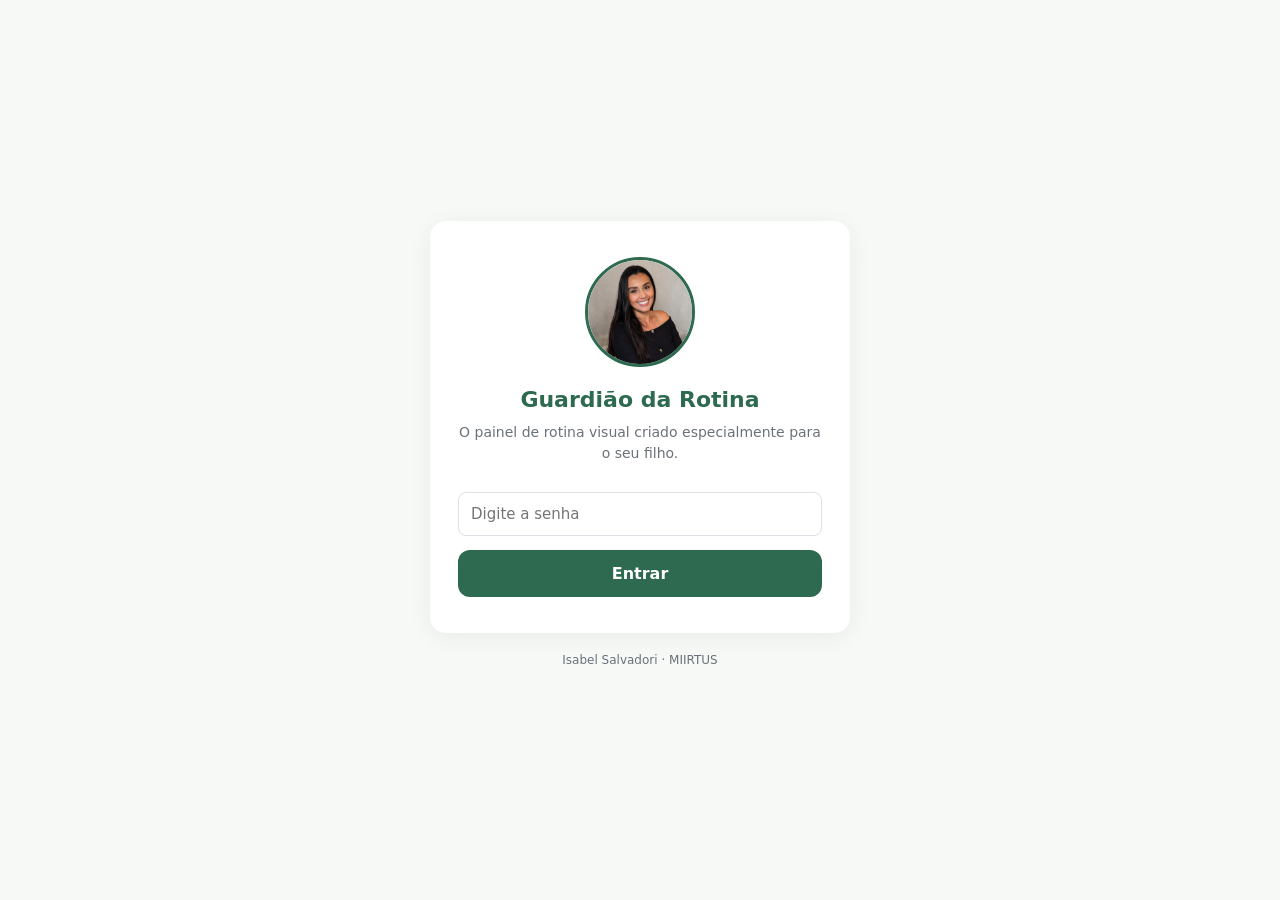
<file: lp-guardiaodarotina/home-guardiaodarotina.html>
<!DOCTYPE html>
<html lang="pt-BR">
<head>
<meta charset="UTF-8">
<meta name="viewport" content="width=device-width, initial-scale=1.0">
<title>Guardião da Rotina — Acesso</title>
<style>
  :root {
    --verde: #2D6A4F;
    --verde-escuro: #1B4332;
    --verde-suave: #D8F3DC;
    --branco: #FFFFFF;
    --fundo: #F7F9F7;
    --texto: #1a1a1a;
    --texto-muted: #6b7178;
    --erro: #b00020;
  }

  * {
    box-sizing: border-box;
  }

  html, body {
    height: 100%;
    margin: 0;
    padding: 0;
  }

  body {
    background: var(--fundo);
    color: var(--texto);
    font-family: 'Segoe UI', system-ui, sans-serif;
    display: flex;
    align-items: center;
    justify-content: center;
    min-height: 100vh;
    padding: 24px;
  }

  .container {
    width: 100%;
    max-width: 420px;
    display: flex;
    flex-direction: column;
    align-items: center;
  }

  .card {
    width: 100%;
    background: var(--branco);
    border-radius: 16px;
    padding: 36px 28px;
    box-shadow: 0 4px 24px rgba(0, 0, 0, 0.06);
    display: flex;
    flex-direction: column;
    align-items: center;
    text-align: center;
  }

  .foto {
    width: 110px;
    height: 110px;
    border-radius: 50%;
    border: 3px solid var(--verde);
    object-fit: cover;
    margin-bottom: 20px;
  }

  h1 {
    font-size: 22px;
    font-weight: 700;
    color: var(--verde);
    margin: 0 0 10px;
  }

  .subtitulo {
    font-size: 14px;
    color: var(--texto-muted);
    margin: 0 0 28px;
    line-height: 1.5;
  }

  form {
    width: 100%;
  }

  input[type="password"] {
    width: 100%;
    border: 1.5px solid #dcdfe4;
    border-radius: 8px;
    padding: 12px;
    font-size: 15px;
    font-family: inherit;
    color: var(--texto);
    margin-bottom: 14px;
  }

  input[type="password"]:focus {
    outline: 2px solid var(--verde);
    outline-offset: 1px;
    border-color: var(--verde);
  }

  .btn-principal {
    width: 100%;
    background: var(--verde);
    color: var(--branco);
    border: none;
    border-radius: 12px;
    padding: 14px;
    font-size: 16px;
    font-weight: 600;
    font-family: inherit;
    cursor: pointer;
    transition: background 0.2s ease;
  }

  .btn-principal:hover {
    background: var(--verde-escuro);
  }

  .erro {
    display: none;
    color: var(--erro);
    font-size: 13px;
    margin: -4px 0 14px;
    text-align: left;
  }

  .erro.visivel {
    display: block;
  }

  .versao-pergunta {
    font-size: 16px;
    font-weight: 600;
    color: var(--texto);
    margin: 0 0 24px;
  }

  .opcoes-versao {
    width: 100%;
    display: flex;
    flex-direction: column;
    gap: 14px;
  }

  .btn-versao {
    width: 100%;
    background: var(--verde);
    color: var(--branco);
    border: none;
    border-radius: 12px;
    padding: 18px 16px;
    font-size: 16px;
    font-weight: 600;
    font-family: inherit;
    cursor: pointer;
    display: flex;
    align-items: center;
    justify-content: center;
    gap: 10px;
    transition: background 0.2s ease;
    text-decoration: none;
  }

  .btn-versao:hover {
    background: var(--verde-escuro);
  }

  .btn-versao .icone {
    font-size: 22px;
    line-height: 1;
  }

  .aviso-mobile {
    display: none;
    margin-top: 16px;
    width: 100%;
    background: var(--verde-suave);
    color: var(--verde);
    border-radius: 8px;
    padding: 12px;
    font-size: 14px;
    line-height: 1.5;
    text-align: center;
  }

  .aviso-mobile.visivel {
    display: block;
  }

  #tela-versao {
    display: none;
  }

  .btn-sair {
    background: none;
    border: none;
    color: var(--texto-muted);
    font-size: 13px;
    font-family: inherit;
    cursor: pointer;
    margin-top: 28px;
    padding: 6px 10px;
    text-decoration: underline;
  }

  .btn-sair:hover {
    color: var(--texto);
  }

  .rodape {
    margin-top: 20px;
    font-size: 12px;
    color: var(--texto-muted);
    text-align: center;
  }
</style>
</head>
<body>

  <div class="container">

    <!-- Tela 1 — Login -->
    <div id="tela-login" class="card">
      <img class="foto" src="foto-isabel.jpeg" alt="Foto de Isabel">
      <h1>Guardião da Rotina</h1>
      <p class="subtitulo">O painel de rotina visual criado especialmente para o seu filho.</p>

      <form id="form-login" autocomplete="off">
        <input type="password" id="campo-senha" placeholder="Digite a senha" autocomplete="off">
        <p id="msg-erro" class="erro">Senha incorreta. Tente novamente.</p>
        <button type="submit" class="btn-principal">Entrar</button>
      </form>
    </div>

    <!-- Tela 2 — Seleção de versão -->
    <div id="tela-versao" class="card">
      <p class="versao-pergunta">Como você está acessando agora?</p>

      <div class="opcoes-versao">
        <a href="ferramenta-guardiaodarotina.html" target="_blank" rel="noopener" class="btn-versao" id="btn-computador">
          <span class="icone">💻</span>
          <span>No computador</span>
        </a>
        <button type="button" class="btn-versao" id="btn-celular">
          <span class="icone">📱</span>
          <span>No celular</span>
        </button>
      </div>

      <p id="aviso-mobile" class="aviso-mobile">A versão mobile está em construção. Por enquanto, use a versão computador. 💚</p>

      <button type="button" class="btn-sair" id="btn-sair">Sair</button>
    </div>

    <p class="rodape">Isabel Salvadori · MIIRTUS</p>

  </div>

<script>
  (function () {
    var SENHA_CORRETA = 'meuguardiao';

    var telaLogin = document.getElementById('tela-login');
    var telaVersao = document.getElementById('tela-versao');
    var formLogin = document.getElementById('form-login');
    var campoSenha = document.getElementById('campo-senha');
    var msgErro = document.getElementById('msg-erro');
    var btnCelular = document.getElementById('btn-celular');
    var avisoMobile = document.getElementById('aviso-mobile');
    var btnSair = document.getElementById('btn-sair');

    formLogin.addEventListener('submit', function (e) {
      e.preventDefault();
      tentarLogin();
    });

    campoSenha.addEventListener('input', function () {
      msgErro.classList.remove('visivel');
    });

    function tentarLogin() {
      if (campoSenha.value === SENHA_CORRETA) {
        msgErro.classList.remove('visivel');
        telaLogin.style.display = 'none';
        telaVersao.style.display = 'flex';
      } else {
        msgErro.classList.add('visivel');
      }
    }

    btnCelular.addEventListener('click', function () {
      avisoMobile.classList.add('visivel');
    });

    btnSair.addEventListener('click', function () {
      telaVersao.style.display = 'none';
      telaLogin.style.display = 'flex';
      campoSenha.value = '';
      msgErro.classList.remove('visivel');
      avisoMobile.classList.remove('visivel');
    });
  })();
</script>

</body>
</html>
</file>
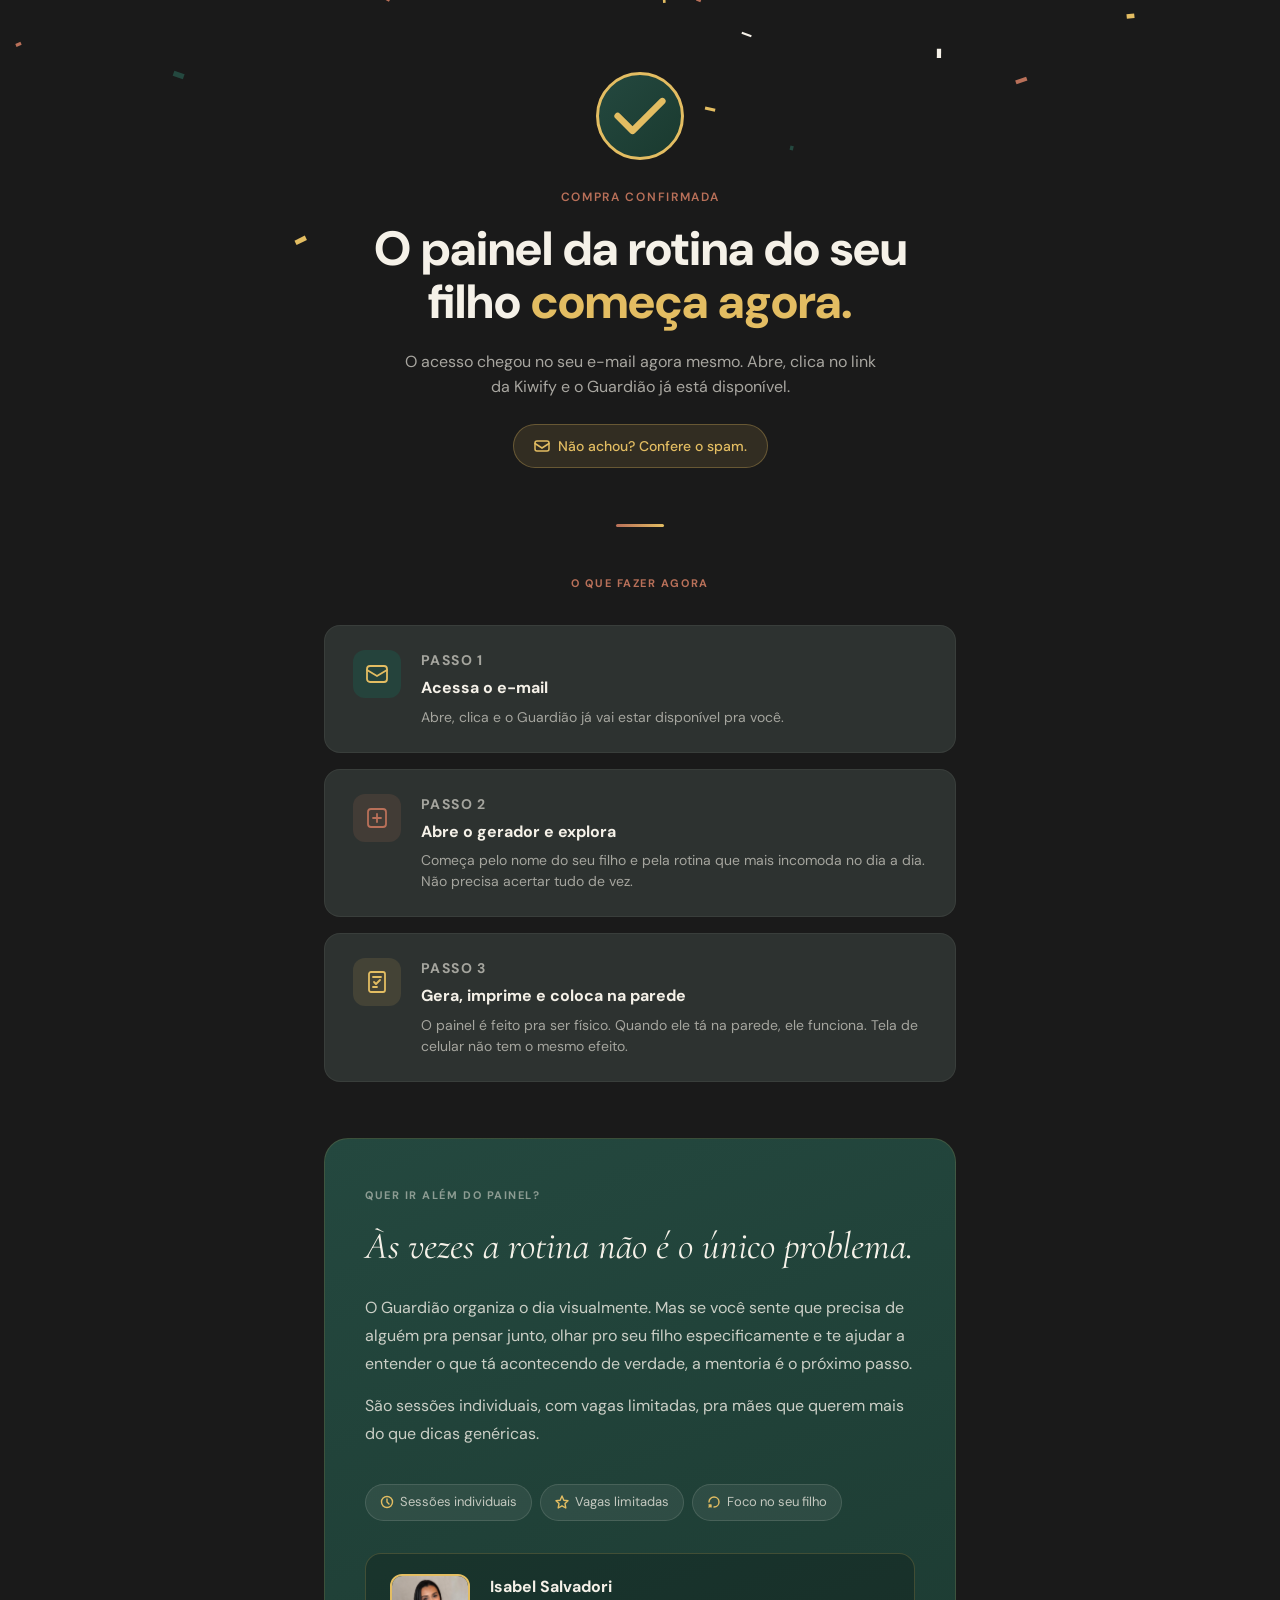
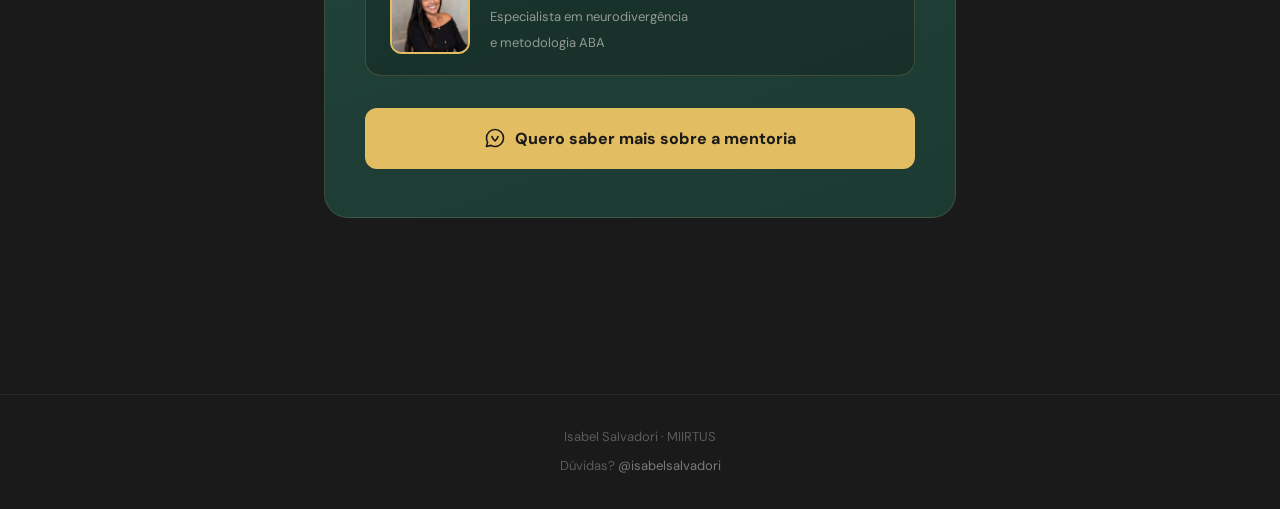
<file: lp-guardiaodarotina/obrigado-guardiaodarotina.html>
<!DOCTYPE html>
<html lang="pt-BR">
<head>
  <meta charset="UTF-8" />
  <meta name="viewport" content="width=device-width, initial-scale=1.0" />
  <title>Compra confirmada — Guardião da Rotina</title>

  <!-- Google Tag Manager -->
  <script>(function(w,d,s,l,i){w[l]=w[l]||[];w[l].push({'gtm.start':
  new Date().getTime(),event:'gtm.js'});var f=d.getElementsByTagName(s)[0],
  j=d.createElement(s),dl=l!='dataLayer'?'&l='+l:'';j.async=true;j.src=
  'https://www.googletagmanager.com/gtm.js?id='+i+dl;f.parentNode.insertBefore(j,f);
  })(window,document,'script','dataLayer','GTM-KF3WDJ2D');</script>
  <!-- End Google Tag Manager -->

  <!-- Meta Pixel -->
  <script>
  !function(f,b,e,v,n,t,s)
  {if(f.fbq)return;n=f.fbq=function(){n.callMethod?
  n.callMethod.apply(n,arguments):n.queue.push(arguments)};
  if(!f._fbq)f._fbq=n;n.push=n;n.loaded=!0;n.version='2.0';
  n.queue=[];t=b.createElement(e);t.async=!0;
  t.src=v;s=b.getElementsByTagName(e)[0];
  s.parentNode.insertBefore(t,s)}(window, document,'script',
  'https://connect.facebook.net/en_US/fbevents.js');
  fbq('init', '1706814706921512');
  fbq('track', 'PageView');
  fbq('track', 'Purchase', { currency: 'BRL', value: 29.90 });
  </script>
  <noscript><img height="1" width="1" style="display:none"
  src="https://www.facebook.com/tr?id=1706814706921512&ev=Purchase&noscript=1&cd[currency]=BRL&cd[value]=29.90"
  /></noscript>
  <!-- End Meta Pixel -->

  <link rel="preconnect" href="https://fonts.googleapis.com" />
  <link rel="preconnect" href="https://fonts.gstatic.com" crossorigin />
  <link href="https://fonts.googleapis.com/css2?family=Cormorant+Garamond:ital,wght@0,600;1,400&family=DM+Sans:wght@300;400;500;600;700;800&display=swap" rel="stylesheet" />

  <style>
    *, *::before, *::after { box-sizing: border-box; margin: 0; padding: 0; }

    :root {
      --preto: #1A1A1A;
      --grafite: #2D3230;
      --verde: #24483F;
      --argila: #B97059;
      --dourado: #E3BD62;
      --marfim: #F5F1E8;
    }

    body {
      background-color: var(--preto);
      color: var(--marfim);
      font-family: 'DM Sans', sans-serif;
      font-weight: 400;
      line-height: 1.6;
      min-height: 100vh;
      overflow-x: hidden;
    }

    #confete-canvas {
      position: fixed;
      top: 0; left: 0;
      width: 100%; height: 100%;
      pointer-events: none;
      z-index: 999;
    }

    .hero {
      display: flex;
      flex-direction: column;
      align-items: center;
      text-align: center;
      padding: 72px 24px 56px;
    }

    .check-circle {
      width: 88px;
      height: 88px;
      border-radius: 50%;
      background: linear-gradient(135deg, var(--verde) 0%, #1a3a2f 100%);
      border: 3px solid var(--dourado);
      display: flex;
      align-items: center;
      justify-content: center;
      margin-bottom: 28px;
      animation: pop 0.5s cubic-bezier(0.175, 0.885, 0.32, 1.275) both;
    }

    @keyframes pop {
      0% { transform: scale(0); opacity: 0; }
      100% { transform: scale(1); opacity: 1; }
    }

    .eyebrow {
      font-size: 12px;
      font-weight: 600;
      letter-spacing: 0.14em;
      text-transform: uppercase;
      color: var(--argila);
      margin-bottom: 16px;
      animation: fadeUp 0.6s 0.2s both;
    }

    .headline {
      font-size: clamp(28px, 5vw, 48px);
      font-weight: 800;
      line-height: 1.1;
      color: var(--marfim);
      max-width: 560px;
      margin-bottom: 20px;
      animation: fadeUp 0.6s 0.3s both;
    }

    .headline span { color: var(--dourado); }

    .subheadline {
      font-size: 16px;
      color: rgba(245, 241, 232, 0.65);
      max-width: 480px;
      animation: fadeUp 0.6s 0.4s both;
    }

    .email-badge {
      display: inline-flex;
      align-items: center;
      gap: 8px;
      background: rgba(227, 189, 98, 0.12);
      border: 1px solid rgba(227, 189, 98, 0.3);
      border-radius: 100px;
      padding: 10px 20px;
      margin-top: 24px;
      font-size: 14px;
      font-weight: 500;
      color: var(--dourado);
      animation: fadeUp 0.6s 0.5s both;
    }

    .email-badge svg { width: 16px; height: 16px; flex-shrink: 0; }

    @keyframes fadeUp {
      from { opacity: 0; transform: translateY(16px); }
      to { opacity: 1; transform: translateY(0); }
    }

    .container {
      max-width: 680px;
      margin: 0 auto;
      padding: 0 24px 80px;
    }

    .divisor {
      width: 48px;
      height: 3px;
      background: linear-gradient(90deg, var(--argila), var(--dourado));
      border-radius: 2px;
      margin: 0 auto 48px;
    }

    .steps-titulo {
      font-size: 11px;
      font-weight: 700;
      letter-spacing: 0.14em;
      text-transform: uppercase;
      color: var(--argila);
      text-align: center;
      margin-bottom: 32px;
    }

    .steps {
      display: flex;
      flex-direction: column;
      gap: 16px;
      margin-bottom: 56px;
    }

    .step {
      display: flex;
      align-items: flex-start;
      gap: 20px;
      background: var(--grafite);
      border-radius: 16px;
      padding: 24px 28px;
      border: 1px solid rgba(245, 241, 232, 0.06);
      transition: border-color 0.2s;
    }

    .step:hover { border-color: rgba(227, 189, 98, 0.2); }

    .step-icon-wrap {
      width: 48px;
      height: 48px;
      border-radius: 12px;
      display: flex;
      align-items: center;
      justify-content: center;
      flex-shrink: 0;
    }

    .step-icon-wrap.verde { background: rgba(36, 72, 63, 0.8); }
    .step-icon-wrap.argila { background: rgba(185, 112, 89, 0.15); }
    .step-icon-wrap.dourado { background: rgba(227, 189, 98, 0.12); }
    .step-icon-wrap svg { width: 24px; height: 24px; }

    .step-num {
      font-size: 10px;
      font-weight: 700;
      letter-spacing: 0.1em;
      text-transform: uppercase;
      color: var(--argila);
      margin-bottom: 4px;
    }

    .step h3 {
      font-size: 16px;
      font-weight: 700;
      color: var(--marfim);
      margin-bottom: 6px;
    }

    .step p {
      font-size: 14px;
      color: rgba(245, 241, 232, 0.6);
      line-height: 1.5;
    }

    .mentoria {
      background: linear-gradient(160deg, var(--verde) 0%, #1c3a31 100%);
      border-radius: 24px;
      overflow: hidden;
      margin-bottom: 32px;
      border: 1px solid rgba(227, 189, 98, 0.15);
    }

    .mentoria-inner { padding: 48px 40px; }

    .mentoria-label {
      font-size: 11px;
      font-weight: 700;
      letter-spacing: 0.14em;
      text-transform: uppercase;
      color: rgba(245, 241, 232, 0.5);
      margin-bottom: 20px;
    }

    .mentoria-headline {
      font-family: 'Cormorant Garamond', serif;
      font-style: italic;
      font-size: clamp(26px, 4vw, 38px);
      font-weight: 400;
      color: var(--marfim);
      line-height: 1.2;
      margin-bottom: 24px;
    }

    .mentoria-body {
      font-size: 16px;
      color: rgba(245, 241, 232, 0.8);
      line-height: 1.75;
      margin-bottom: 36px;
    }

    .mentoria-body p + p { margin-top: 14px; }

    .isabel-card {
      display: flex;
      align-items: center;
      gap: 20px;
      background: rgba(0,0,0,0.2);
      border-radius: 16px;
      padding: 20px 24px;
      margin-bottom: 32px;
      border: 1px solid rgba(227, 189, 98, 0.2);
    }

    .isabel-photo {
      width: 80px;
      height: 80px;
      border-radius: 12px;
      object-fit: cover;
      border: 2px solid var(--dourado);
      flex-shrink: 0;
    }

    .isabel-info strong {
      display: block;
      font-size: 16px;
      font-weight: 700;
      color: var(--marfim);
      margin-bottom: 4px;
    }

    .isabel-info span {
      font-size: 13px;
      color: rgba(245, 241, 232, 0.55);
      line-height: 1.4;
    }

    .pills {
      display: flex;
      flex-wrap: wrap;
      gap: 8px;
      margin-bottom: 32px;
    }

    .pill {
      display: inline-flex;
      align-items: center;
      gap: 6px;
      background: rgba(245, 241, 232, 0.07);
      border: 1px solid rgba(245, 241, 232, 0.12);
      border-radius: 100px;
      padding: 7px 14px;
      font-size: 13px;
      color: rgba(245, 241, 232, 0.75);
    }

    .pill svg { width: 14px; height: 14px; }

    .cta-btn {
      display: flex;
      align-items: center;
      justify-content: center;
      gap: 10px;
      width: 100%;
      background: var(--dourado);
      color: #1A1A1A;
      font-family: 'DM Sans', sans-serif;
      font-size: 16px;
      font-weight: 800;
      padding: 18px 32px;
      border-radius: 12px;
      text-decoration: none;
      transition: opacity 0.2s, transform 0.2s;
    }

    .cta-btn:hover { opacity: 0.9; transform: translateY(-1px); }
    .cta-btn svg { width: 20px; height: 20px; flex-shrink: 0; }

    footer {
      margin-top: 64px;
      padding: 32px 24px;
      border-top: 1px solid rgba(245, 241, 232, 0.08);
      text-align: center;
      font-size: 13px;
      color: rgba(245, 241, 232, 0.3);
    }

    footer a {
      color: rgba(245, 241, 232, 0.45);
      text-decoration: none;
      transition: color 0.2s;
    }

    footer a:hover { color: var(--marfim); }

    @media (max-width: 480px) {
      .mentoria-inner { padding: 32px 24px; }
      .hero { padding: 56px 20px 40px; }
      .isabel-card { flex-direction: column; text-align: center; }
    }
  </style>
</head>
<body>

<!-- Google Tag Manager (noscript) -->
<noscript><iframe src="https://www.googletagmanager.com/ns.html?id=GTM-KF3WDJ2D"
height="0" width="0" style="display:none;visibility:hidden"></iframe></noscript>
<!-- End Google Tag Manager (noscript) -->

<canvas id="confete-canvas"></canvas>

<div class="hero">
  <div class="check-circle">
    <svg viewBox="0 0 44 44" fill="none" xmlns="http://www.w3.org/2000/svg">
      <path d="M10 22L18 30L34 14" stroke="#E3BD62" stroke-width="3.5" stroke-linecap="round" stroke-linejoin="round"/>
    </svg>
  </div>
  <p class="eyebrow">Compra confirmada</p>
  <h1 class="headline">O painel da rotina do seu filho <span>começa agora.</span></h1>
  <p class="subheadline">O acesso chegou no seu e-mail agora mesmo. Abre, clica no link da Kiwify e o Guardião já está disponível.</p>
  <div class="email-badge">
    <svg viewBox="0 0 16 16" fill="none" xmlns="http://www.w3.org/2000/svg">
      <rect x="1" y="3" width="14" height="10" rx="2" stroke="#E3BD62" stroke-width="1.5"/>
      <path d="M1 5.5L8 10L15 5.5" stroke="#E3BD62" stroke-width="1.5" stroke-linecap="round"/>
    </svg>
    Não achou? Confere o spam.
  </div>
</div>

<div class="container">

  <div class="divisor"></div>

  <p class="steps-titulo">O que fazer agora</p>
  <div class="steps">

    <div class="step">
      <div class="step-icon-wrap verde">
        <svg viewBox="0 0 24 24" fill="none" xmlns="http://www.w3.org/2000/svg">
          <rect x="2" y="4" width="20" height="16" rx="3" stroke="#E3BD62" stroke-width="1.8"/>
          <path d="M2 8L12 14L22 8" stroke="#E3BD62" stroke-width="1.8" stroke-linecap="round"/>
        </svg>
      </div>
      <div>
        <p class="step-num">Passo 1</p>
        <h3>Acessa o e-mail</h3>
        <p>Abre, clica e o Guardião já vai estar disponível pra você.</p>
      </div>
    </div>

    <div class="step">
      <div class="step-icon-wrap argila">
        <svg viewBox="0 0 24 24" fill="none" xmlns="http://www.w3.org/2000/svg">
          <rect x="3" y="3" width="18" height="18" rx="3" stroke="#B97059" stroke-width="1.8"/>
          <path d="M8 12H16M12 8V16" stroke="#B97059" stroke-width="1.8" stroke-linecap="round"/>
        </svg>
      </div>
      <div>
        <p class="step-num">Passo 2</p>
        <h3>Abre o gerador e explora</h3>
        <p>Começa pelo nome do seu filho e pela rotina que mais incomoda no dia a dia. Não precisa acertar tudo de vez.</p>
      </div>
    </div>

    <div class="step">
      <div class="step-icon-wrap dourado">
        <svg viewBox="0 0 24 24" fill="none" xmlns="http://www.w3.org/2000/svg">
          <path d="M6 2H18C19.1 2 20 2.9 20 4V20C20 21.1 19.1 22 18 22H6C4.9 22 4 21.1 4 20V4C4 2.9 4.9 2 6 2Z" stroke="#E3BD62" stroke-width="1.8"/>
          <path d="M9 12L11 14L15 10" stroke="#E3BD62" stroke-width="1.8" stroke-linecap="round" stroke-linejoin="round"/>
          <path d="M8 7H16M8 17H12" stroke="#E3BD62" stroke-width="1.8" stroke-linecap="round"/>
        </svg>
      </div>
      <div>
        <p class="step-num">Passo 3</p>
        <h3>Gera, imprime e coloca na parede</h3>
        <p>O painel é feito pra ser físico. Quando ele tá na parede, ele funciona. Tela de celular não tem o mesmo efeito.</p>
      </div>
    </div>

  </div>

  <div class="mentoria">
    <div class="mentoria-inner">
      <p class="mentoria-label">Quer ir além do painel?</p>
      <h2 class="mentoria-headline">Às vezes a rotina não é o único problema.</h2>
      <div class="mentoria-body">
        <p>O Guardião organiza o dia visualmente. Mas se você sente que precisa de alguém pra pensar junto, olhar pro seu filho especificamente e te ajudar a entender o que tá acontecendo de verdade, a mentoria é o próximo passo.</p>
        <p>São sessões individuais, com vagas limitadas, pra mães que querem mais do que dicas genéricas.</p>
      </div>

      <div class="pills">
        <span class="pill">
          <svg viewBox="0 0 14 14" fill="none" xmlns="http://www.w3.org/2000/svg"><circle cx="7" cy="7" r="5.5" stroke="#E3BD62" stroke-width="1.4"/><path d="M7 4V7L9 9" stroke="#E3BD62" stroke-width="1.4" stroke-linecap="round"/></svg>
          Sessões individuais
        </span>
        <span class="pill">
          <svg viewBox="0 0 14 14" fill="none" xmlns="http://www.w3.org/2000/svg"><path d="M7 1L8.8 5.2L13 5.7L10 8.6L10.8 13L7 10.8L3.2 13L4 8.6L1 5.7L5.2 5.2L7 1Z" stroke="#E3BD62" stroke-width="1.4" stroke-linejoin="round"/></svg>
          Vagas limitadas
        </span>
        <span class="pill">
          <svg viewBox="0 0 14 14" fill="none" xmlns="http://www.w3.org/2000/svg"><path d="M2 7C2 4.2 4.2 2 7 2C9.8 2 12 4.2 12 7C12 9.8 9.8 12 7 12" stroke="#E3BD62" stroke-width="1.4" stroke-linecap="round"/><path d="M4 10L2 12M2 10H4V12" stroke="#E3BD62" stroke-width="1.4" stroke-linecap="round" stroke-linejoin="round"/></svg>
          Foco no seu filho
        </span>
      </div>

      <div class="isabel-card">
        <img src="foto-isabel.jpeg" alt="Isabel Salvadori" class="isabel-photo" />
        <div class="isabel-info">
          <strong>Isabel Salvadori</strong>
          <span>Especialista em neurodivergência<br>e metodologia ABA</span>
        </div>
      </div>

      <a href="https://wa.me/5547992842618?text=Oi%20Isabel%2C%20comprei%20o%20Guardi%C3%A3o%20da%20Rotina%20e%20quero%20saber%20mais%20sobre%20a%20mentoria" class="cta-btn" target="_blank" rel="noopener">
        <svg viewBox="0 0 20 20" fill="none" xmlns="http://www.w3.org/2000/svg">
          <path d="M10 1.5C5.3 1.5 1.5 5.3 1.5 10C1.5 11.5 1.9 12.9 2.6 14.1L1.5 18.5L6 17.4C7.2 18.1 8.6 18.5 10 18.5C14.7 18.5 18.5 14.7 18.5 10C18.5 5.3 14.7 1.5 10 1.5Z" stroke="#1A1A1A" stroke-width="1.6" stroke-linejoin="round"/>
          <path d="M7 8.5C7 8.5 7.5 11 10 13C12.5 11 13 8.5 13 8.5" stroke="#1A1A1A" stroke-width="1.6" stroke-linecap="round" stroke-linejoin="round"/>
        </svg>
        Quero saber mais sobre a mentoria
      </a>
    </div>
  </div>

</div>

<footer>
  <p>Isabel Salvadori · MIIRTUS</p>
  <p style="margin-top:8px">Dúvidas? <a href="https://instagram.com/isabelsalvadori" target="_blank" rel="noopener">@isabelsalvadori</a></p>
</footer>

<script>
  const canvas = document.getElementById('confete-canvas');
  const ctx = canvas.getContext('2d');
  canvas.width = window.innerWidth;
  canvas.height = window.innerHeight;

  const cores = ['#E3BD62', '#B97059', '#F5F1E8', '#24483F'];
  const particulas = Array.from({ length: 80 }, () => ({
    x: Math.random() * canvas.width,
    y: Math.random() * -canvas.height,
    w: Math.random() * 8 + 4,
    h: Math.random() * 4 + 2,
    cor: cores[Math.floor(Math.random() * cores.length)],
    rot: Math.random() * Math.PI * 2,
    vx: (Math.random() - 0.5) * 1.5,
    vy: Math.random() * 2 + 1.5,
    vr: (Math.random() - 0.5) * 0.08,
    opacidade: 1
  }));

  let frame = 0;
  function animar() {
    ctx.clearRect(0, 0, canvas.width, canvas.height);
    frame++;
    let ativas = 0;
    particulas.forEach(p => {
      if (p.y > canvas.height + 20) return;
      ativas++;
      p.x += p.vx;
      p.y += p.vy;
      p.rot += p.vr;
      if (p.y > canvas.height * 0.7) p.opacidade = Math.max(0, 1 - (p.y - canvas.height * 0.7) / (canvas.height * 0.3));
      ctx.save();
      ctx.globalAlpha = p.opacidade;
      ctx.translate(p.x, p.y);
      ctx.rotate(p.rot);
      ctx.fillStyle = p.cor;
      ctx.fillRect(-p.w / 2, -p.h / 2, p.w, p.h);
      ctx.restore();
    });
    if (frame < 180 || ativas > 0) requestAnimationFrame(animar);
    else canvas.style.display = 'none';
  }
  animar();
</script>

</body>
</html>
</file>
